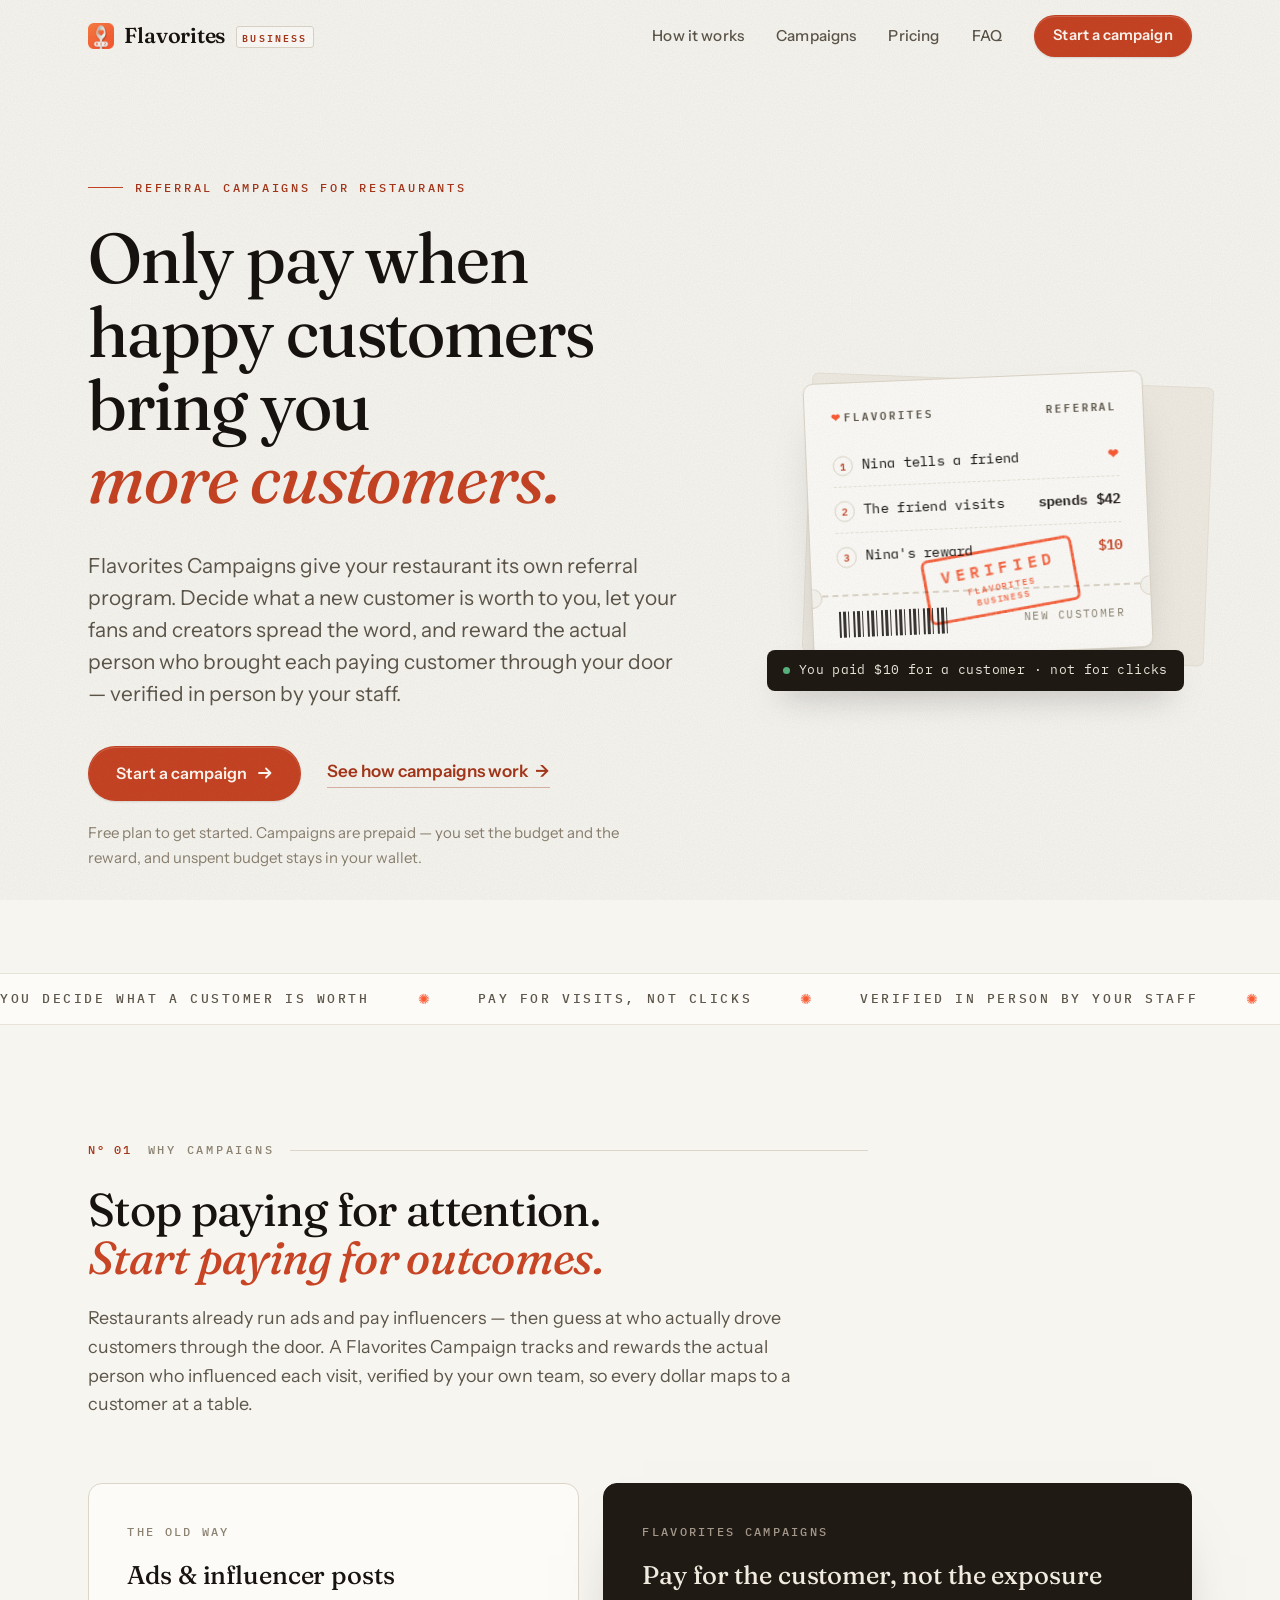
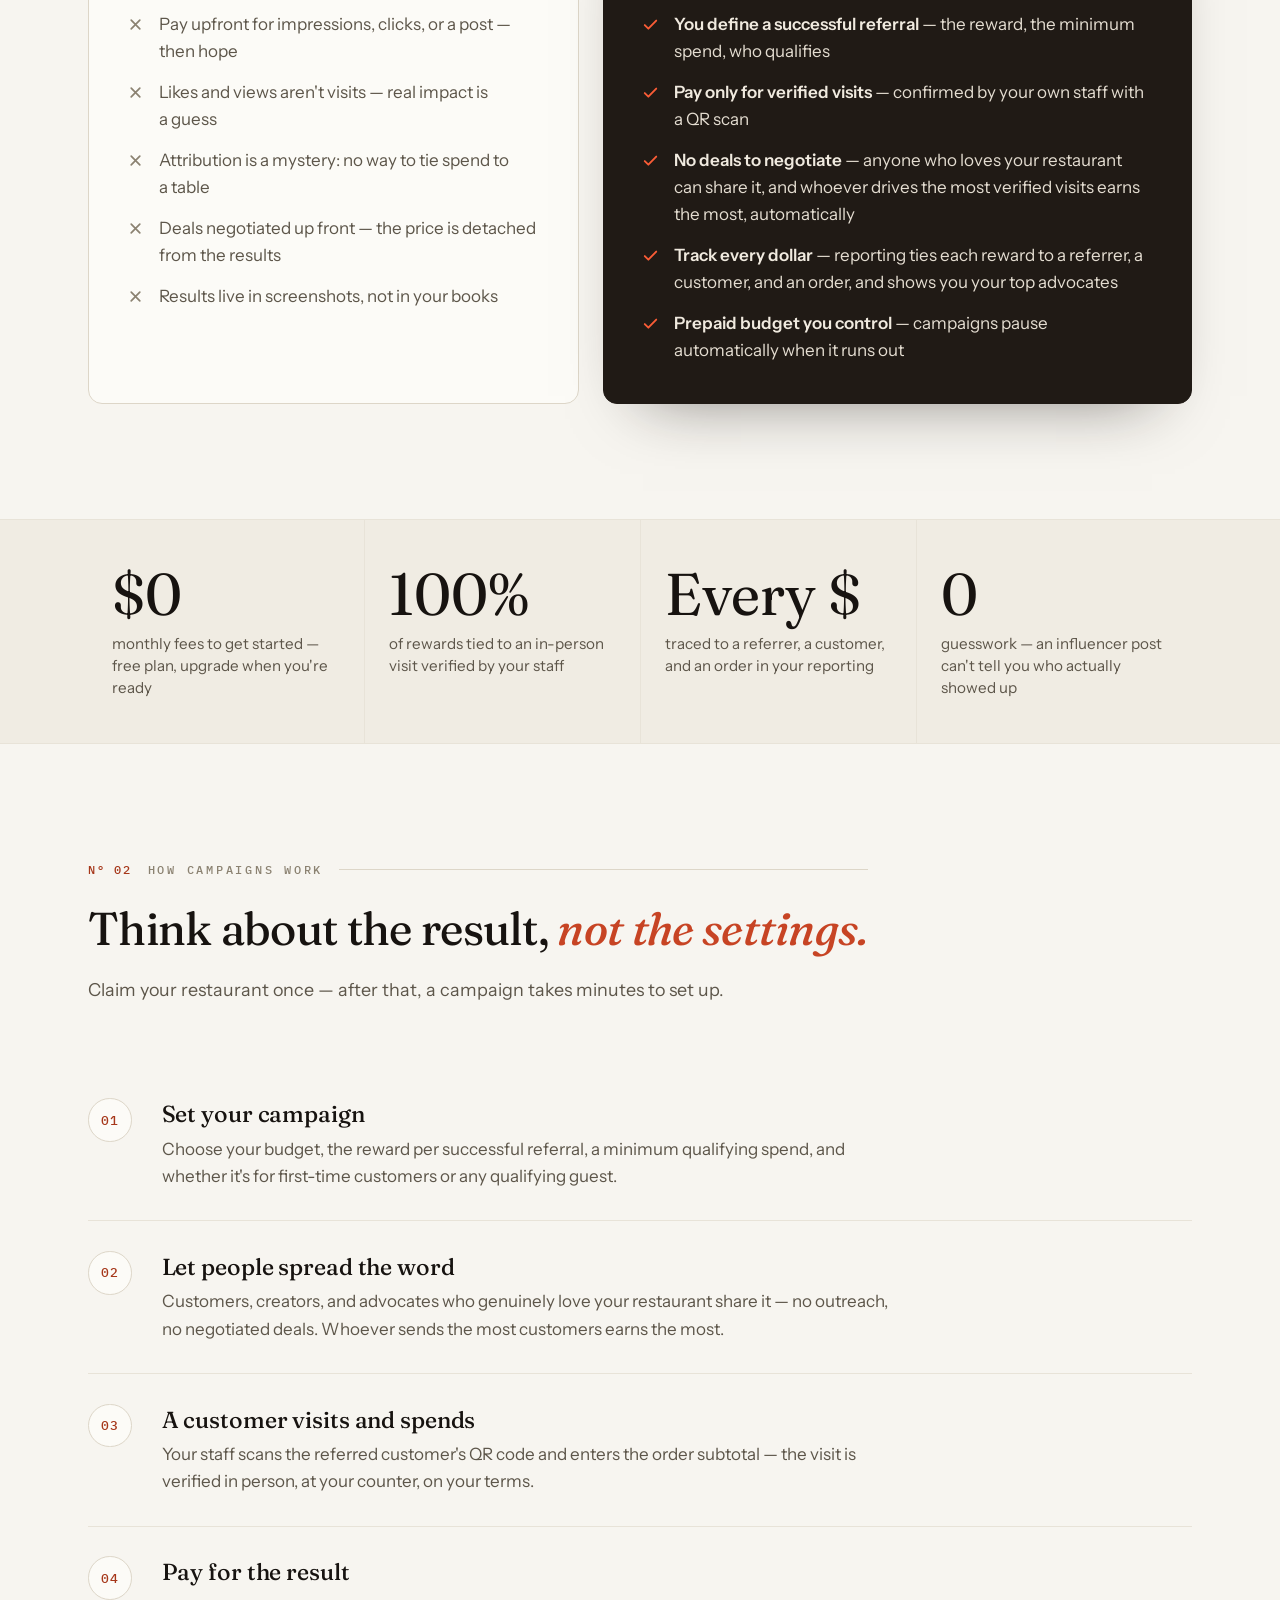
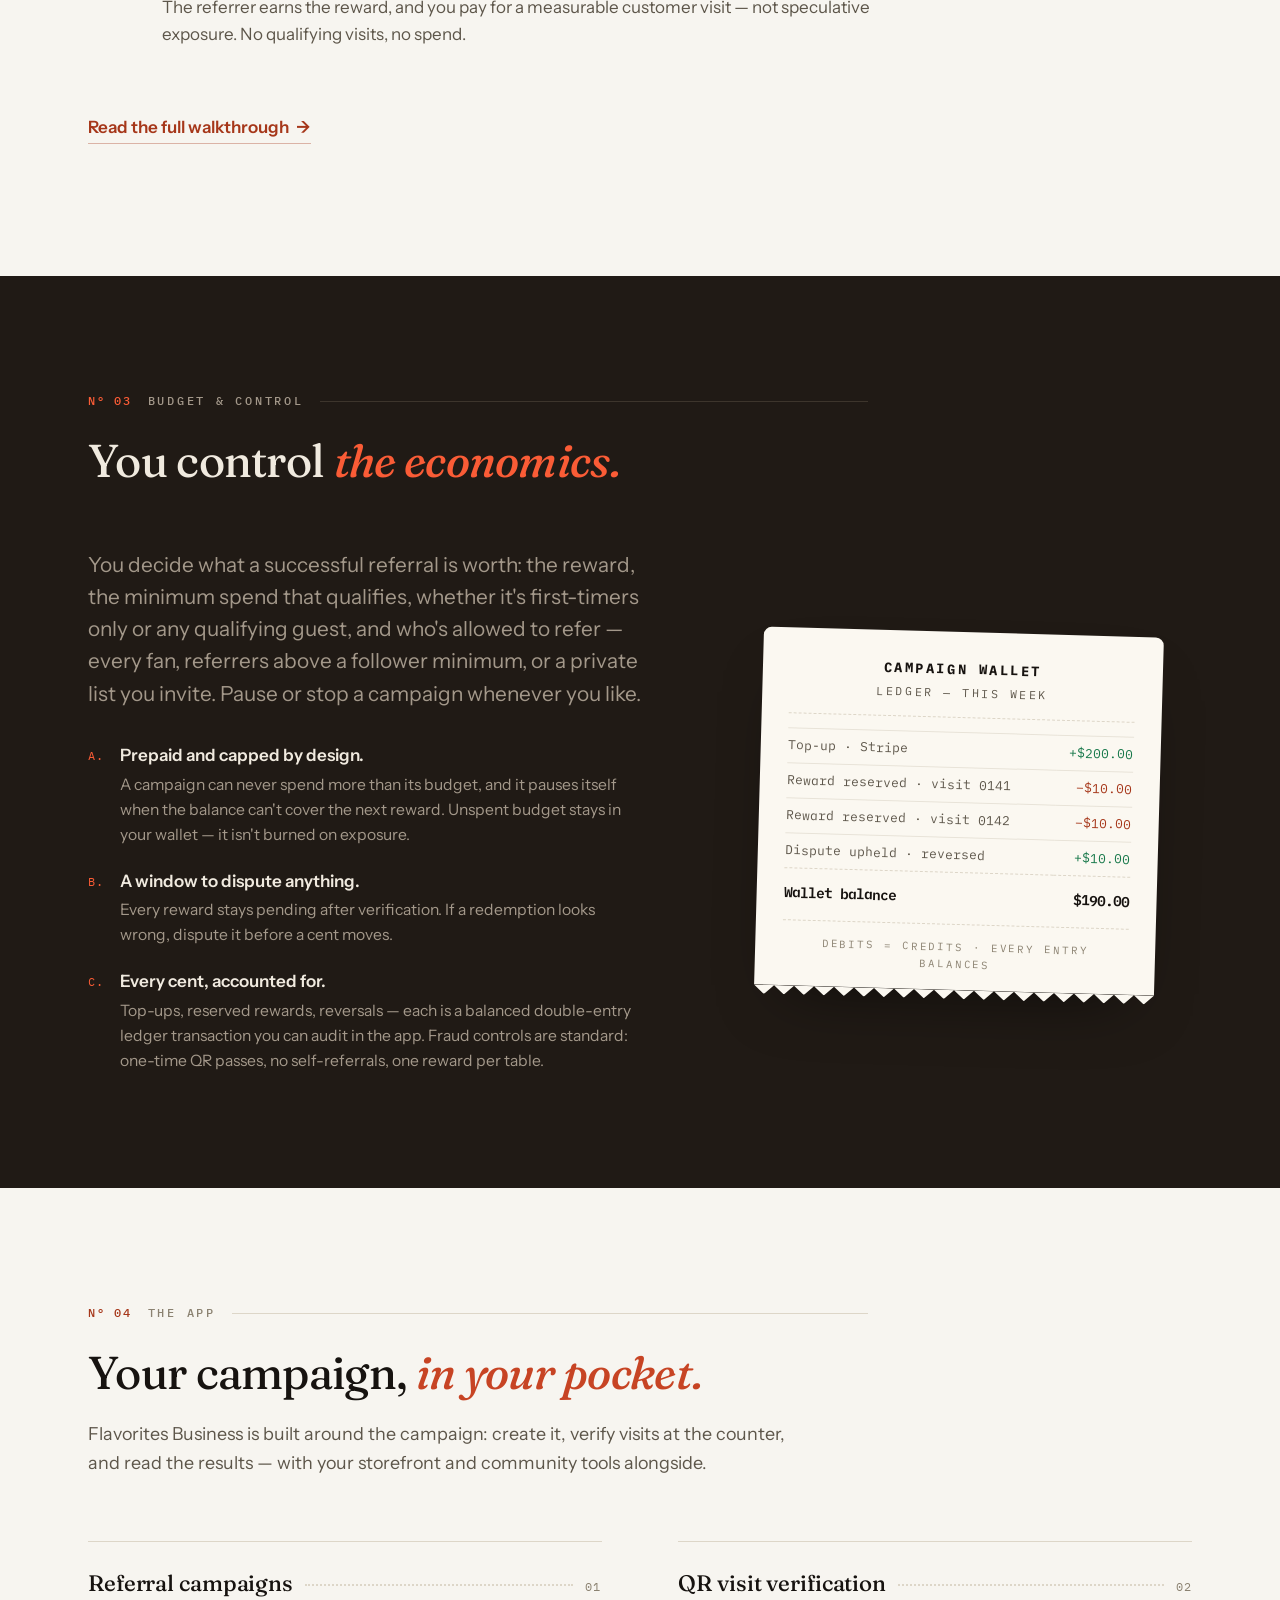
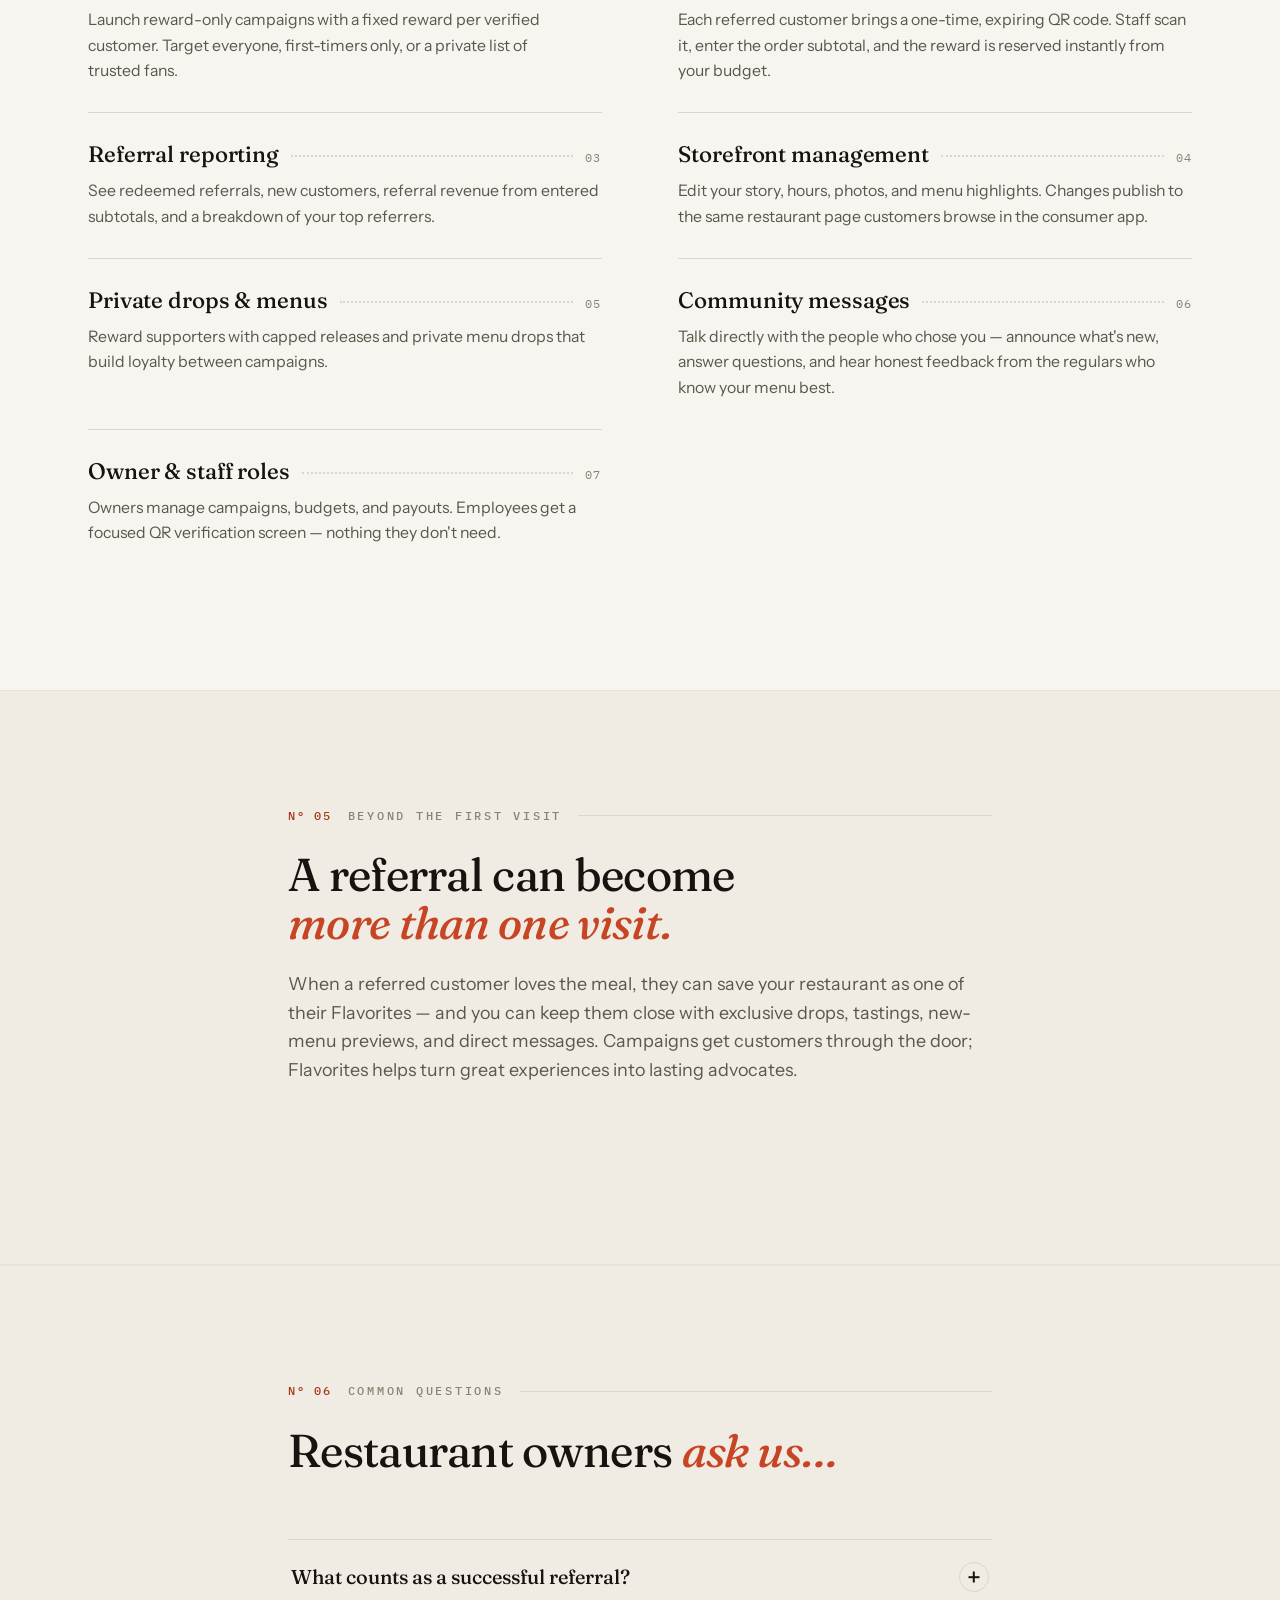
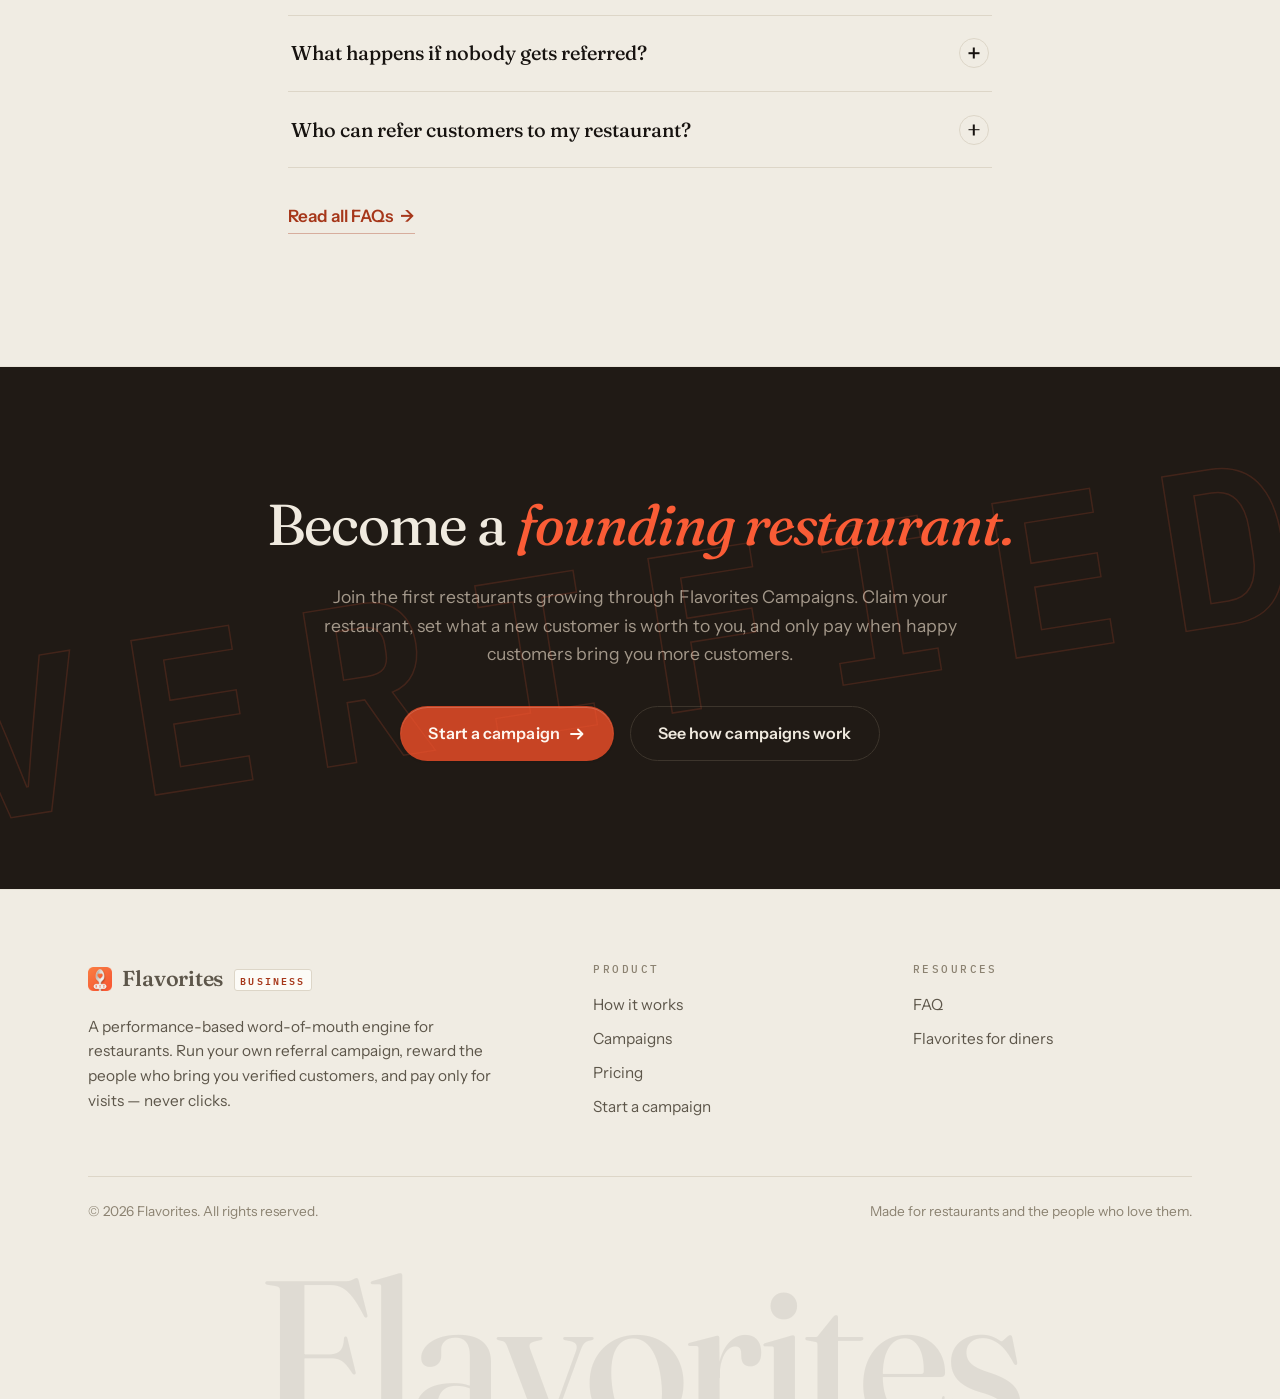
<file: index.html>
<!doctype html>
<html lang="en">
<head>
  <meta charset="utf-8">
  <meta name="viewport" content="width=device-width, initial-scale=1">
  <title>Flavorites Campaigns | Referral Marketing for Restaurants — Pay Per Customer, Not Per Click</title>
  <meta name="description" content="Give your restaurant its own referral program. Set a budget, choose what a new customer is worth, and reward the people who actually bring paying customers through your doors — verified in person, never per click.">
  <link rel="canonical" href="https://business.flavorites.xyz/">
  <meta name="theme-color" content="#F7F5F0">
  <link rel="icon" href="/favicon.png" type="image/png">
  <link rel="apple-touch-icon" href="/apple-touch-icon.png">

  <meta property="og:type" content="website">
  <meta property="og:site_name" content="Flavorites Business">
  <meta property="og:title" content="Flavorites Campaigns — only pay when someone brings you a customer">
  <meta property="og:description" content="A performance-based word-of-mouth engine for restaurants. Set the budget and the reward; pay only for visits your own staff verifies — never for impressions or posts.">
  <meta property="og:url" content="https://business.flavorites.xyz/">
  <meta property="og:image" content="https://business.flavorites.xyz/og.png">
  <meta name="twitter:card" content="summary_large_image">
  <meta name="twitter:title" content="Flavorites Campaigns — only pay when someone brings you a customer">
  <meta name="twitter:description" content="Performance-based referrals built for restaurants. You set the reward; you pay only for verified visits.">
  <meta name="twitter:image" content="https://business.flavorites.xyz/og.png">

  <link rel="preconnect" href="https://fonts.googleapis.com">
  <link rel="preconnect" href="https://fonts.gstatic.com" crossorigin>
  <link href="https://fonts.googleapis.com/css2?family=Fraunces:ital,opsz,wght,SOFT,WONK@0,9..144,300..700,0..100,0..1;1,9..144,300..700,0..100,0..1&family=Instrument+Sans:ital,wght@0,400..700;1,400..700&family=IBM+Plex+Mono:wght@400;500;600&display=swap" rel="stylesheet">
  <link rel="stylesheet" href="/styles.css">
  <script src="/main.js" defer></script>

  <script type="application/ld+json">
  {
    "@context": "https://schema.org",
    "@type": "Organization",
    "name": "Flavorites",
    "url": "https://flavorites.xyz/",
    "logo": "https://business.flavorites.xyz/brand-mark.png",
    "sameAs": ["https://business.flavorites.xyz/"]
  }
  </script>
  <script type="application/ld+json">
  {
    "@context": "https://schema.org",
    "@type": "WebSite",
    "name": "Flavorites Business",
    "url": "https://business.flavorites.xyz/"
  }
  </script>
  <script type="application/ld+json">
  {
    "@context": "https://schema.org",
    "@type": "SoftwareApplication",
    "name": "Flavorites Business",
    "operatingSystem": "iOS",
    "applicationCategory": "BusinessApplication",
    "description": "The iOS app that gives restaurants their own referral program: fund a campaign, set the reward per verified customer, and verify visits in person with a QR scan — performance-based word-of-mouth marketing.",
    "offers": { "@type": "Offer", "price": "0", "priceCurrency": "USD" }
  }
  </script>
</head>
<body>
  <a class="skip-link" href="#main">Skip to main content</a>

  <header class="site-header">
    <div class="container">
      <a class="brand" href="/">
        <img src="/brand-mark.webp" width="26" height="26" alt="" decoding="async">
        Flavorites <span class="brand-badge">Business</span>
      </a>
      <nav class="site-nav" aria-label="Main">
        <a href="/how-it-works/">How it works</a>
        <a href="/affiliate-program/">Campaigns</a>
        <a href="/pricing/">Pricing</a>
        <a href="/faq/">FAQ</a>
        <a class="btn btn-primary btn-sm" href="/claim/">Start a campaign</a>
      </nav>
      <button class="nav-toggle" aria-expanded="false" aria-label="Open menu" aria-controls="nav-overlay"><span></span><span></span></button>
    </div>
  </header>
  <nav class="nav-overlay" id="nav-overlay" aria-label="Menu">
    <a href="/how-it-works/"><span class="no">01</span>How it works</a>
    <a href="/affiliate-program/"><span class="no">02</span>Campaigns</a>
    <a href="/pricing/"><span class="no">03</span>Pricing</a>
    <a href="/faq/"><span class="no">04</span>FAQ</a>
    <a href="/claim/"><span class="no">05</span>Start a campaign</a>
  </nav>

  <main id="main">
    <!-- Hero -->
    <section class="hero">
      <div class="container hero-grid">
        <div>
          <span class="hero-eyebrow">Referral campaigns for restaurants</span>
          <h1>Only pay when happy customers bring you <em>more customers.</em></h1>
          <p class="lede">Flavorites Campaigns give your restaurant its own referral program. Decide what a new customer is worth to you, let your fans and creators spread the word, and reward the actual person who brought each paying customer through your door — verified in person by your staff.</p>
          <div class="hero-actions">
            <a class="btn btn-primary" href="/claim/">Start a campaign <svg class="arrow" width="16" height="16" viewBox="0 0 16 16" fill="none" stroke="currentColor" stroke-width="1.8" stroke-linecap="round" stroke-linejoin="round" aria-hidden="true"><path d="M2 8h11M9 3.5 13.5 8 9 12.5"/></svg></a>
            <a class="text-link" href="/how-it-works/">See how campaigns work <span class="arrow" aria-hidden="true">&rarr;</span></a>
          </div>
          <p class="hero-note">Free plan to get started. Campaigns are prepaid — you set the budget and the reward, and unspent budget stays in your wallet.</p>
        </div>
        <div class="hero-visual" aria-hidden="true">
          <div class="ticket">
            <div class="ticket-head"><span><span class="heart">&#10084;</span>Flavorites</span><span>Referral</span></div>
            <dl class="ticket-rows ticket-story">
              <div class="ticket-row"><dt><span class="story-no">1</span>Nina tells a friend</dt><dd class="story-heart">&#10084;</dd></div>
              <div class="ticket-row"><dt><span class="story-no">2</span>The friend visits</dt><dd>spends $42</dd></div>
              <div class="ticket-row"><dt><span class="story-no">3</span>Nina's reward</dt><dd class="story-reward">$10</dd></div>
            </dl>
            <div class="ticket-tear"></div>
            <div class="ticket-foot"><div class="barcode"></div><span>New customer</span></div>
            <div class="stamp">Verified<small>Flavorites Business</small></div>
          </div>
          <div class="reward-chip"><span class="dot"></span>You paid $10 for a customer &middot; not for clicks</div>
        </div>
      </div>
    </section>

    <!-- Ticker -->
    <div class="ticker" aria-hidden="true">
      <div class="ticker-track">
        <span>You decide what a customer is worth</span>
        <span>Pay for visits, not clicks</span>
        <span>Verified in person by your staff</span>
        <span>Prepaid budget, capped by design</span>
        <span>Unspent budget stays in your wallet</span>
        <span>No POS integration, no discounts</span>
      </div>
      <div class="ticker-track">
        <span>You decide what a customer is worth</span>
        <span>Pay for visits, not clicks</span>
        <span>Verified in person by your staff</span>
        <span>Prepaid budget, capped by design</span>
        <span>Unspent budget stays in your wallet</span>
        <span>No POS integration, no discounts</span>
      </div>
    </div>

    <!-- Why -->
    <section class="section">
      <div class="container">
        <header class="sec-head">
          <div class="sec-rule"><span class="sec-no">N&deg; 01</span><span class="sec-label">Why campaigns</span><span class="rule"></span></div>
          <h2>Stop paying for attention. <em>Start paying for outcomes.</em></h2>
          <p>Restaurants already run ads and pay influencers — then guess at who actually drove customers through the door. A Flavorites Campaign tracks and rewards the actual person who influenced each visit, verified by your own team, so every dollar maps to a customer at a table.</p>
        </header>
        <div class="compare-grid">
          <div class="compare-col">
            <span class="tag">The old way</span>
            <h3>Ads &amp; influencer posts</h3>
            <ul class="checklist xlist">
              <li>Pay upfront for impressions, clicks, or a post — then hope</li>
              <li>Likes and views aren't visits — real impact is a guess</li>
              <li>Attribution is a mystery: no way to tie spend to a table</li>
              <li>Deals negotiated up front — the price is detached from the results</li>
              <li>Results live in screenshots, not in your books</li>
            </ul>
          </div>
          <div class="compare-col is-dark">
            <span class="tag">Flavorites Campaigns</span>
            <h3>Pay for the customer, not the exposure</h3>
            <ul class="checklist">
              <li><strong>You define a successful referral</strong> — the reward, the minimum spend, who qualifies</li>
              <li><strong>Pay only for verified visits</strong> — confirmed by your own staff with a QR scan</li>
              <li><strong>No deals to negotiate</strong> — anyone who loves your restaurant can share it, and whoever drives the most verified visits earns the most, automatically</li>
              <li><strong>Track every dollar</strong> — reporting ties each reward to a referrer, a customer, and an order, and shows you your top advocates</li>
              <li><strong>Prepaid budget you control</strong> — campaigns pause automatically when it runs out</li>
            </ul>
          </div>
        </div>
      </div>
    </section>

    <!-- Facts -->
    <section class="section-alt" aria-label="Program facts">
      <div class="container facts">
        <div class="fact"><strong>$0</strong><span>monthly fees to get started — free plan, upgrade when you're ready</span></div>
        <div class="fact"><strong><span data-count="100" data-suffix="%">100%</span></strong><span>of rewards tied to an in-person visit verified by your staff</span></div>
        <div class="fact"><strong>Every $</strong><span>traced to a referrer, a customer, and an order in your reporting</span></div>
        <div class="fact"><strong>0</strong><span>guesswork — an influencer post can't tell you who actually showed up</span></div>
      </div>
    </section>

    <!-- How it works -->
    <section class="section">
      <div class="container">
        <header class="sec-head">
          <div class="sec-rule"><span class="sec-no">N&deg; 02</span><span class="sec-label">How campaigns work</span><span class="rule"></span></div>
          <h2>Think about the result, <em>not the settings.</em></h2>
          <p>Claim your restaurant once — after that, a campaign takes minutes to set up.</p>
        </header>
        <ol class="steps">
          <li>
            <h3>Set your campaign</h3>
            <p>Choose your budget, the reward per successful referral, a minimum qualifying spend, and whether it's for first-time customers or any qualifying guest.</p>
          </li>
          <li>
            <h3>Let people spread the word</h3>
            <p>Customers, creators, and advocates who genuinely love your restaurant share it — no outreach, no negotiated deals. Whoever sends the most customers earns the most.</p>
          </li>
          <li>
            <h3>A customer visits and spends</h3>
            <p>Your staff scans the referred customer's QR code and enters the order subtotal — the visit is verified in person, at your counter, on your terms.</p>
          </li>
          <li>
            <h3>Pay for the result</h3>
            <p>The referrer earns the reward, and you pay for a measurable customer visit — not speculative exposure. No qualifying visits, no spend.</p>
          </li>
        </ol>
        <p style="margin-top:2.2rem"><a class="text-link" href="/how-it-works/">Read the full walkthrough <span class="arrow" aria-hidden="true">&rarr;</span></a></p>
      </div>
    </section>

    <!-- Ledger -->
    <section class="section section-dark">
      <div class="container">
        <header class="sec-head">
          <div class="sec-rule"><span class="sec-no">N&deg; 03</span><span class="sec-label">Budget &amp; control</span><span class="rule"></span></div>
          <h2>You control <em>the economics.</em></h2>
        </header>
        <div class="ledger-grid">
          <div>
            <p class="lede" style="color:var(--dark-muted)">You decide what a successful referral is worth: the reward, the minimum spend that qualifies, whether it's first-timers only or any qualifying guest, and who's allowed to refer — every fan, referrers above a follower minimum, or a private list you invite. Pause or stop a campaign whenever you like.</p>
            <ul class="ledger-points">
              <li><span class="lp-no">A.</span><div><strong>Prepaid and capped by design.</strong><p>A campaign can never spend more than its budget, and it pauses itself when the balance can't cover the next reward. Unspent budget stays in your wallet — it isn't burned on exposure.</p></div></li>
              <li><span class="lp-no">B.</span><div><strong>A window to dispute anything.</strong><p>Every reward stays pending after verification. If a redemption looks wrong, dispute it before a cent moves.</p></div></li>
              <li><span class="lp-no">C.</span><div><strong>Every cent, accounted for.</strong><p>Top-ups, reserved rewards, reversals — each is a balanced double-entry ledger transaction you can audit in the app. Fraud controls are standard: one-time QR passes, no self-referrals, one reward per table.</p></div></li>
            </ul>
          </div>
          <div class="receipt" aria-label="Example campaign wallet ledger">
            <div class="receipt-head"><strong>Campaign wallet</strong>Ledger &mdash; this week</div>
            <table>
              <tbody>
                <tr class="r-credit"><td class="r-label">Top-up &middot; Stripe</td><td>+$200.00</td></tr>
                <tr class="r-debit"><td class="r-label">Reward reserved &middot; visit 0141</td><td>&minus;$10.00</td></tr>
                <tr class="r-debit"><td class="r-label">Reward reserved &middot; visit 0142</td><td>&minus;$10.00</td></tr>
                <tr class="r-credit"><td class="r-label">Dispute upheld &middot; reversed</td><td>+$10.00</td></tr>
                <tr class="r-total"><td>Wallet balance</td><td>$190.00</td></tr>
              </tbody>
            </table>
            <div class="receipt-foot">Debits = credits &middot; every entry balances</div>
          </div>
        </div>
      </div>
    </section>

    <!-- The app, à la carte -->
    <section class="section">
      <div class="container">
        <header class="sec-head">
          <div class="sec-rule"><span class="sec-no">N&deg; 04</span><span class="sec-label">The app</span><span class="rule"></span></div>
          <h2>Your campaign, <em>in your pocket.</em></h2>
          <p>Flavorites Business is built around the campaign: create it, verify visits at the counter, and read the results — with your storefront and community tools alongside.</p>
        </header>
        <div class="menu-list">
          <div class="menu-item">
            <div class="menu-row"><h3>Referral campaigns</h3><span class="leader"></span><span class="menu-no">01</span></div>
            <p>Launch reward-only campaigns with a fixed reward per verified customer. Target everyone, first-timers only, or a private list of trusted fans.</p>
          </div>
          <div class="menu-item">
            <div class="menu-row"><h3>QR visit verification</h3><span class="leader"></span><span class="menu-no">02</span></div>
            <p>Each referred customer brings a one-time, expiring QR code. Staff scan it, enter the order subtotal, and the reward is reserved instantly from your budget.</p>
          </div>
          <div class="menu-item">
            <div class="menu-row"><h3>Referral reporting</h3><span class="leader"></span><span class="menu-no">03</span></div>
            <p>See redeemed referrals, new customers, referral revenue from entered subtotals, and a breakdown of your top referrers.</p>
          </div>
          <div class="menu-item">
            <div class="menu-row"><h3>Storefront management</h3><span class="leader"></span><span class="menu-no">04</span></div>
            <p>Edit your story, hours, photos, and menu highlights. Changes publish to the same restaurant page customers browse in the consumer app.</p>
          </div>
          <div class="menu-item">
            <div class="menu-row"><h3>Private drops &amp; menus</h3><span class="leader"></span><span class="menu-no">05</span></div>
            <p>Reward supporters with capped releases and private menu drops that build loyalty between campaigns.</p>
          </div>
          <div class="menu-item">
            <div class="menu-row"><h3>Community messages</h3><span class="leader"></span><span class="menu-no">06</span></div>
            <p>Talk directly with the people who chose you — announce what's new, answer questions, and hear honest feedback from the regulars who know your menu best.</p>
          </div>
          <div class="menu-item">
            <div class="menu-row"><h3>Owner &amp; staff roles</h3><span class="leader"></span><span class="menu-no">07</span></div>
            <p>Owners manage campaigns, budgets, and payouts. Employees get a focused QR verification screen — nothing they don't need.</p>
          </div>
        </div>
      </div>
    </section>

    <!-- Ecosystem -->
    <section class="section section-alt">
      <div class="container narrow">
        <header class="sec-head">
          <div class="sec-rule"><span class="sec-no">N&deg; 05</span><span class="sec-label">Beyond the first visit</span><span class="rule"></span></div>
          <h2>A referral can become <em>more than one visit.</em></h2>
          <p>When a referred customer loves the meal, they can save your restaurant as one of their Flavorites — and you can keep them close with exclusive drops, tastings, new-menu previews, and direct messages. Campaigns get customers through the door; Flavorites helps turn great experiences into lasting advocates.</p>
        </header>
      </div>
    </section>

    <!-- FAQ teaser -->
    <section class="section section-alt">
      <div class="container narrow">
        <header class="sec-head">
          <div class="sec-rule"><span class="sec-no">N&deg; 06</span><span class="sec-label">Common questions</span><span class="rule"></span></div>
          <h2>Restaurant owners <em>ask us&hellip;</em></h2>
        </header>
        <div class="faq-list">
          <details>
            <summary>What counts as a successful referral?<span class="faq-icon" aria-hidden="true"></span></summary>
            <div class="faq-body"><div class="faq-body-inner"><p>You decide. A referral succeeds when the referred customer shows up, your staff scans their one-time QR code, and the order meets the minimum spend you set. You can also limit rewards to first-time customers only — or open them to any qualifying guest.</p></div></div>
          </details>
          <details>
            <summary>What happens if nobody gets referred?<span class="faq-icon" aria-hidden="true"></span></summary>
            <div class="faq-body"><div class="faq-body-inner"><p>You pay nothing for the attempt. Campaigns are performance-based: rewards only leave your prepaid budget when a qualifying visit is verified, and unspent budget stays in your wallet for the next campaign.</p></div></div>
          </details>
          <details>
            <summary>Who can refer customers to my restaurant?<span class="faq-icon" aria-hidden="true"></span></summary>
            <div class="faq-body"><div class="faq-body-inner"><p>Only Flavorites users who have saved your restaurant as one of their Flavorites — genuine fans, from regulars to creators. You can additionally require a minimum follower count or restrict referrals to a private list you invite.</p></div></div>
          </details>
        </div>
        <p style="margin-top:2.2rem"><a class="text-link" href="/faq/">Read all FAQs <span class="arrow" aria-hidden="true">&rarr;</span></a></p>
      </div>
    </section>

    <!-- CTA -->
    <section class="cta-band">
      <div class="container">
        <h2>Become a <em>founding restaurant.</em></h2>
        <p>Join the first restaurants growing through Flavorites Campaigns. Claim your restaurant, set what a new customer is worth to you, and only pay when happy customers bring you more customers.</p>
        <div class="cta-actions">
          <a class="btn btn-primary" href="/claim/">Start a campaign <svg class="arrow" width="16" height="16" viewBox="0 0 16 16" fill="none" stroke="currentColor" stroke-width="1.8" stroke-linecap="round" stroke-linejoin="round" aria-hidden="true"><path d="M2 8h11M9 3.5 13.5 8 9 12.5"/></svg></a>
          <a class="btn btn-ghost" href="/how-it-works/">See how campaigns work</a>
        </div>
      </div>
    </section>
  </main>

  <footer class="site-footer">
    <div class="container">
      <div class="footer-grid">
        <div class="footer-brand">
          <a class="brand" href="/">
            <img src="/brand-mark.webp" width="24" height="24" alt="" decoding="async" loading="lazy">
            Flavorites <span class="brand-badge">Business</span>
          </a>
          <p>A performance-based word-of-mouth engine for restaurants. Run your own referral campaign, reward the people who bring you verified customers, and pay only for visits — never clicks.</p>
        </div>
        <div>
          <h3>Product</h3>
          <ul>
            <li><a href="/how-it-works/">How it works</a></li>
            <li><a href="/affiliate-program/">Campaigns</a></li>
            <li><a href="/pricing/">Pricing</a></li>
            <li><a href="/claim/">Start a campaign</a></li>
          </ul>
        </div>
        <div>
          <h3>Resources</h3>
          <ul>
            <li><a href="/faq/">FAQ</a></li>
            <li><a href="https://flavorites.xyz/">Flavorites for diners</a></li>
          </ul>
        </div>
      </div>
      <div class="footer-legal">
        <span>&copy; 2026 Flavorites. All rights reserved.</span>
        <span>Made for restaurants and the people who love them.</span>
      </div>
    </div>
    <div class="footer-wordmark" aria-hidden="true">Flavorites</div>
  </footer>
</body>
</html>
</file>
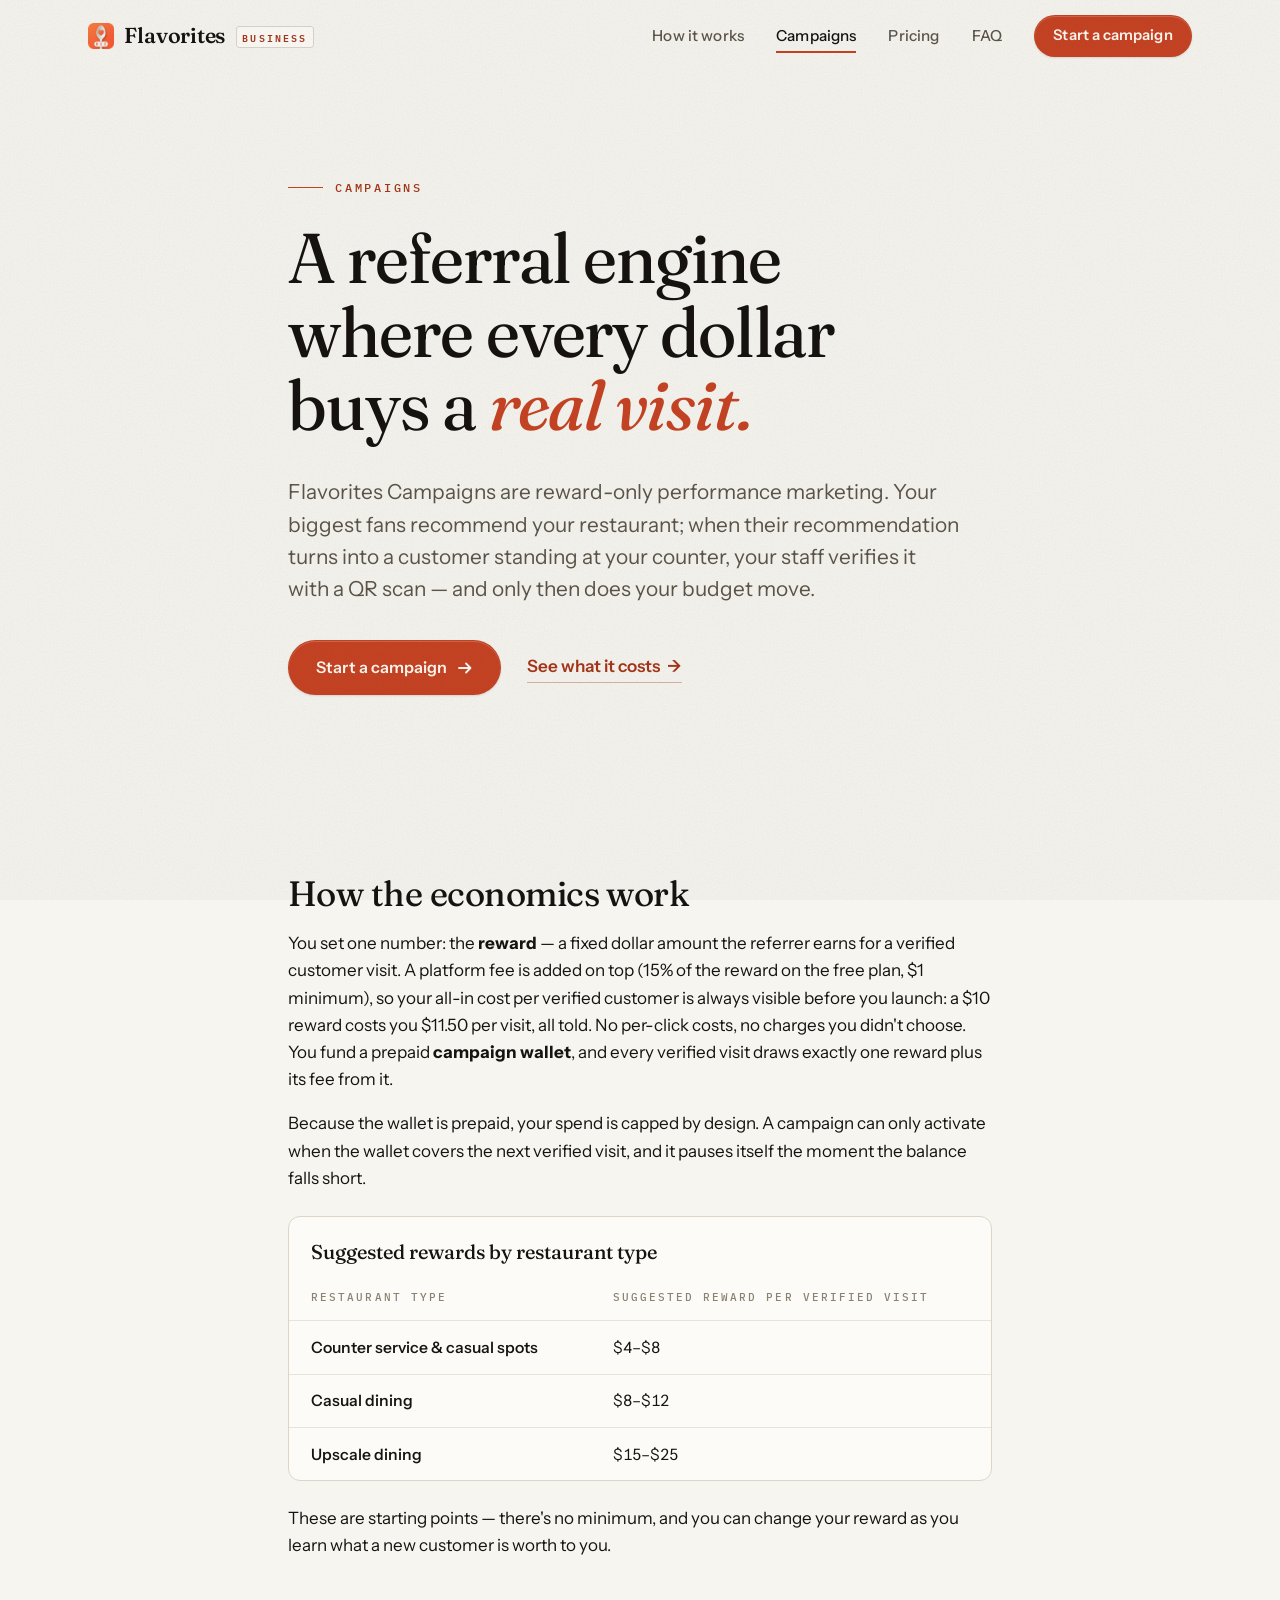
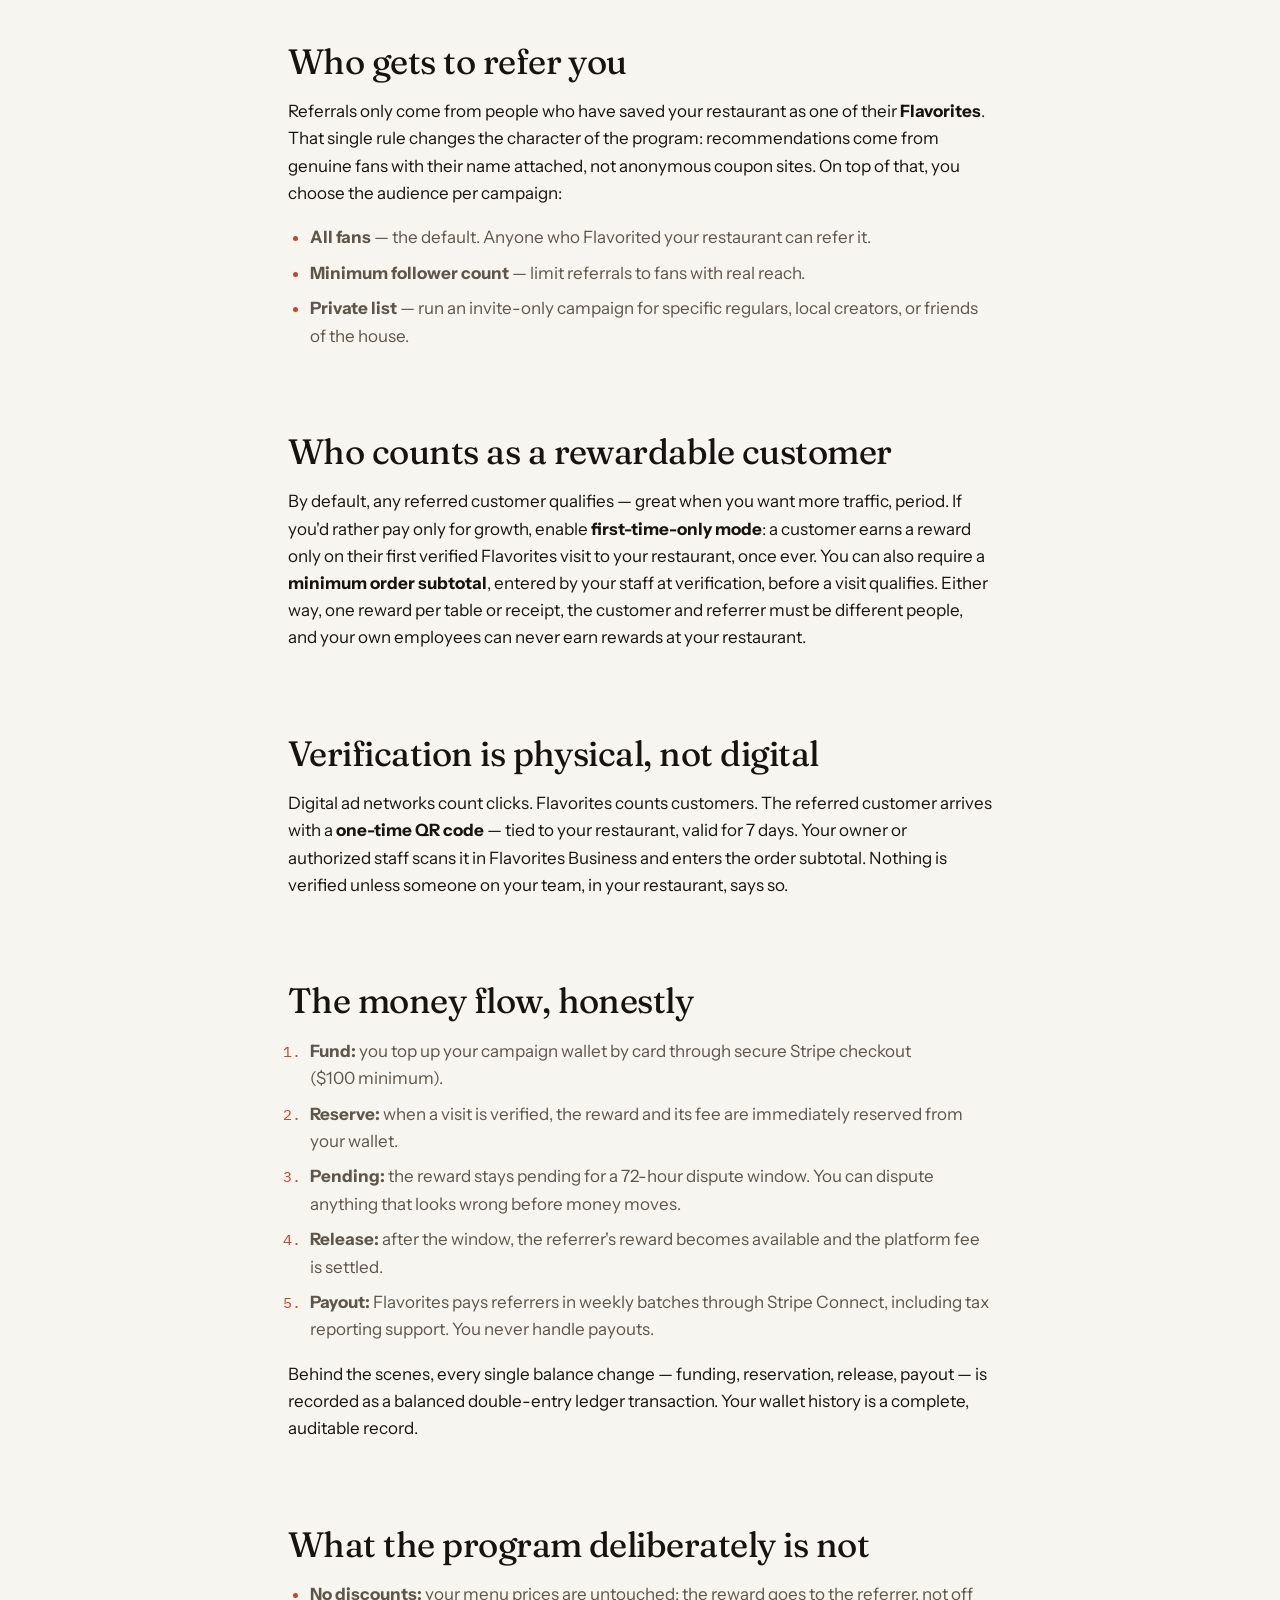
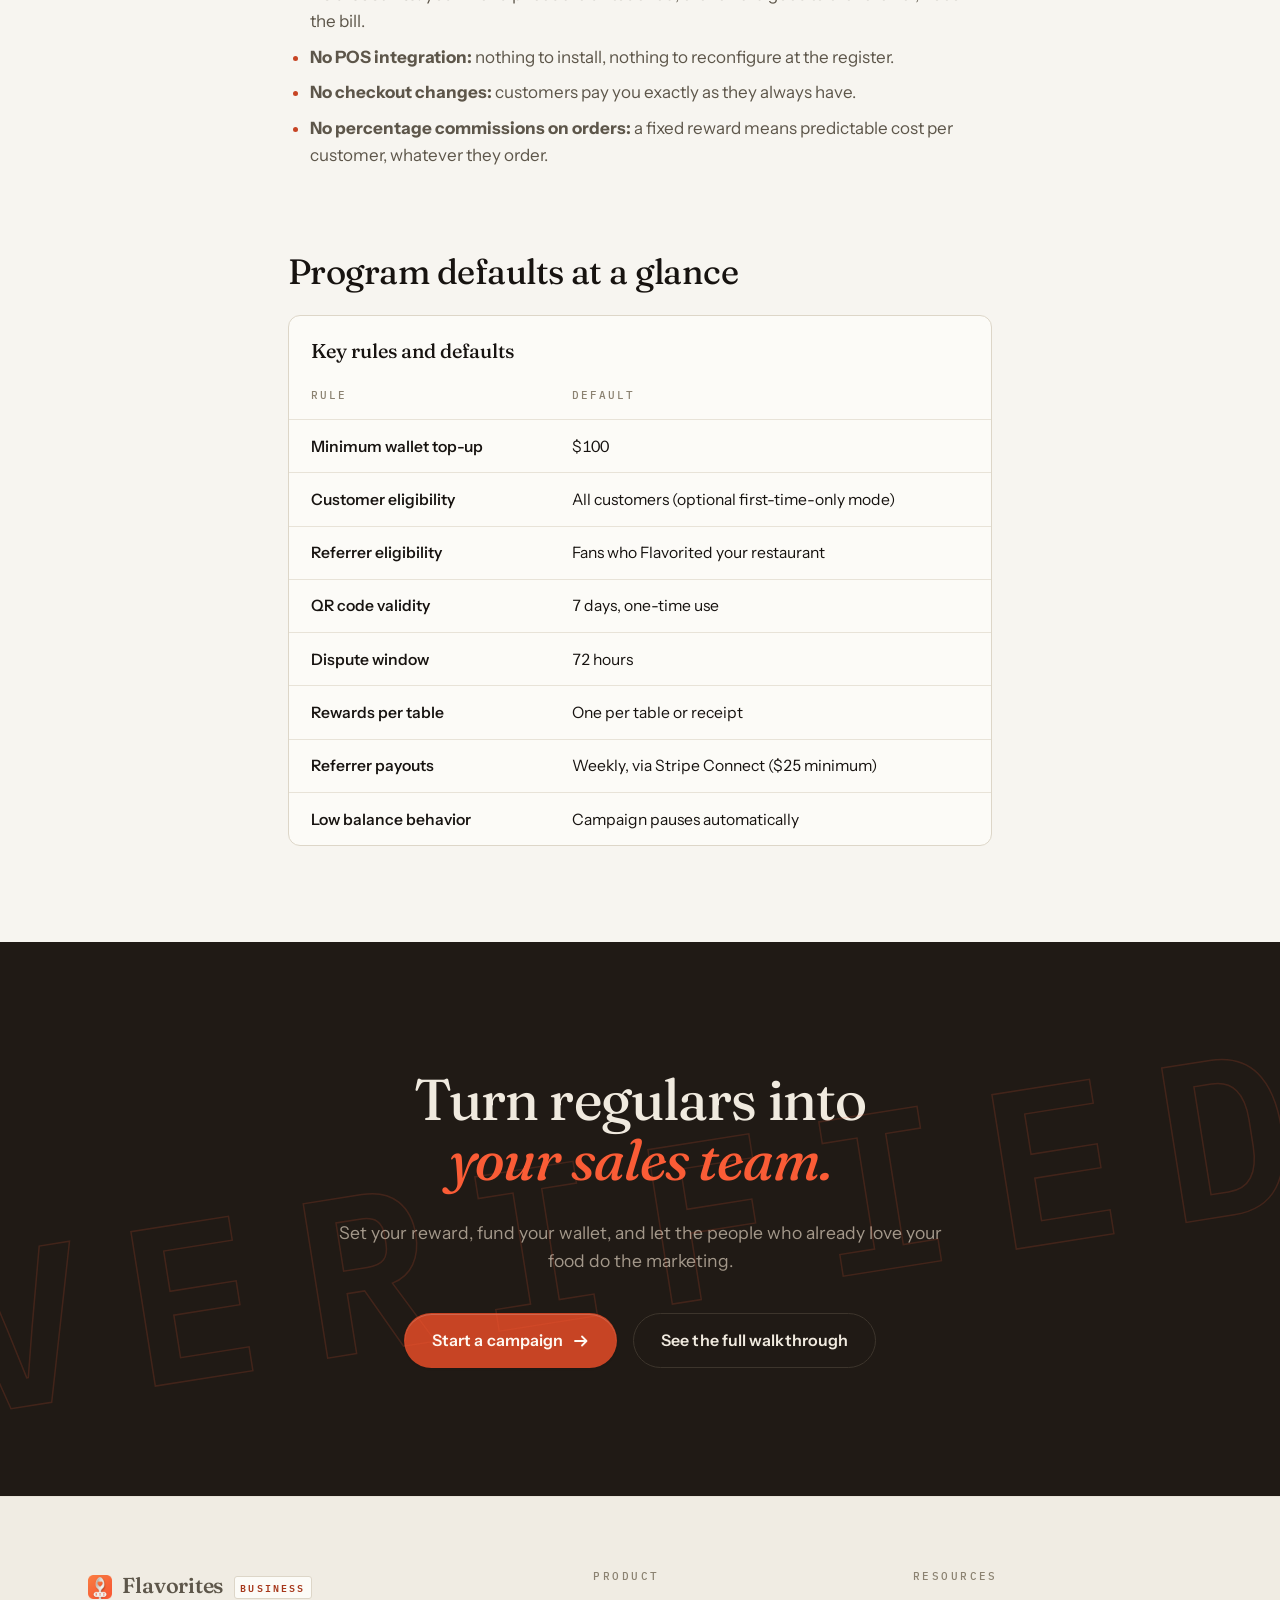
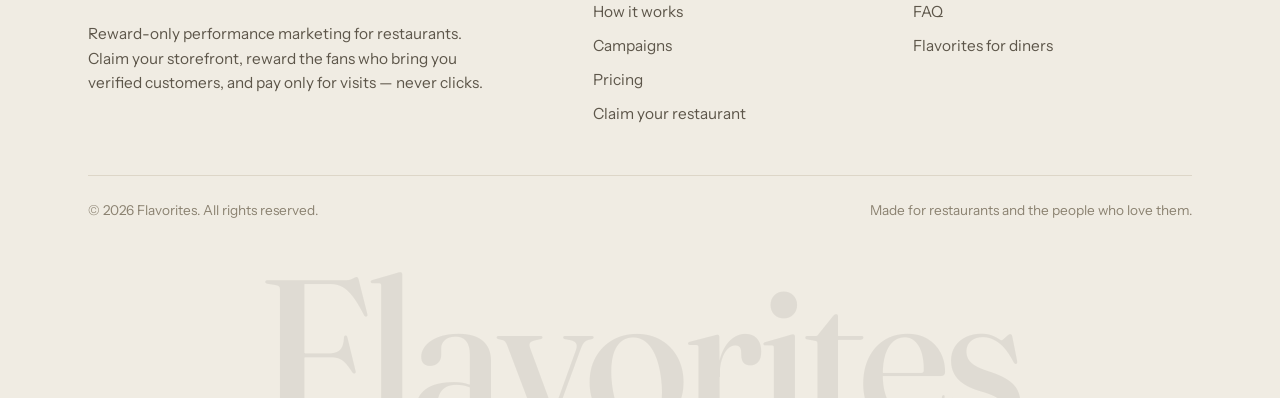
<file: affiliate-program/index.html>
<!doctype html>
<html lang="en">
<head>
  <meta charset="utf-8">
  <meta name="viewport" content="width=device-width, initial-scale=1">
  <title>Restaurant Referral Campaigns | Flavorites Campaigns</title>
  <meta name="description" content="Flavorites Campaigns are reward-only performance marketing for restaurants: fund a prepaid campaign wallet, set the reward per verified customer, and pay only for QR-verified visits.">
  <link rel="canonical" href="https://business.flavorites.xyz/affiliate-program/">
  <meta name="theme-color" content="#F7F5F0">
  <link rel="icon" href="/favicon.png" type="image/png">
  <link rel="apple-touch-icon" href="/apple-touch-icon.png">

  <meta property="og:type" content="website">
  <meta property="og:site_name" content="Flavorites Business">
  <meta property="og:title" content="Flavorites Campaigns — restaurant referral marketing">
  <meta property="og:description" content="Reward-only performance marketing: fund a prepaid wallet, set the reward per verified customer, and pay only for QR-verified visits.">
  <meta property="og:url" content="https://business.flavorites.xyz/affiliate-program/">
  <meta property="og:image" content="https://business.flavorites.xyz/og.png">
  <meta name="twitter:card" content="summary_large_image">

  <link rel="preconnect" href="https://fonts.googleapis.com">
  <link rel="preconnect" href="https://fonts.gstatic.com" crossorigin>
  <link href="https://fonts.googleapis.com/css2?family=Fraunces:ital,opsz,wght,SOFT,WONK@0,9..144,300..700,0..100,0..1;1,9..144,300..700,0..100,0..1&family=Instrument+Sans:ital,wght@0,400..700;1,400..700&family=IBM+Plex+Mono:wght@400;500;600&display=swap" rel="stylesheet">
  <link rel="stylesheet" href="/styles.css">
  <script src="/main.js" defer></script>

  <script type="application/ld+json">
  {
    "@context": "https://schema.org",
    "@type": "BreadcrumbList",
    "itemListElement": [
      { "@type": "ListItem", "position": 1, "name": "Flavorites Business", "item": "https://business.flavorites.xyz/" },
      { "@type": "ListItem", "position": 2, "name": "Campaigns", "item": "https://business.flavorites.xyz/affiliate-program/" }
    ]
  }
  </script>
</head>
<body>
  <a class="skip-link" href="#main">Skip to main content</a>

  <header class="site-header">
    <div class="container">
      <a class="brand" href="/">
        <img src="/brand-mark.webp" width="26" height="26" alt="" decoding="async">
        Flavorites <span class="brand-badge">Business</span>
      </a>
      <nav class="site-nav" aria-label="Main">
        <a href="/how-it-works/">How it works</a>
        <a href="/affiliate-program/" aria-current="page">Campaigns</a>
        <a href="/pricing/">Pricing</a>
        <a href="/faq/">FAQ</a>
        <a class="btn btn-primary btn-sm" href="/claim/">Start a campaign</a>
      </nav>
      <button class="nav-toggle" aria-expanded="false" aria-label="Open menu" aria-controls="nav-overlay"><span></span><span></span></button>
    </div>
  </header>
  <nav class="nav-overlay" id="nav-overlay" aria-label="Menu">
    <a href="/how-it-works/"><span class="no">01</span>How it works</a>
    <a href="/affiliate-program/"><span class="no">02</span>Campaigns</a>
    <a href="/pricing/"><span class="no">03</span>Pricing</a>
    <a href="/faq/"><span class="no">04</span>FAQ</a>
    <a href="/claim/"><span class="no">05</span>Start a campaign</a>
  </nav>

  <main id="main">
    <section class="hero section-tight">
      <div class="container narrow">
        <span class="hero-eyebrow">Campaigns</span>
        <h1>A referral engine where every dollar buys a <em>real visit.</em></h1>
        <p class="lede">Flavorites Campaigns are reward-only performance marketing. Your biggest fans recommend your restaurant; when their recommendation turns into a customer standing at your counter, your staff verifies it with a QR scan — and only then does your budget move.</p>
        <div class="hero-actions">
          <a class="btn btn-primary" href="/claim/">Start a campaign <svg class="arrow" width="16" height="16" viewBox="0 0 16 16" fill="none" stroke="currentColor" stroke-width="1.8" stroke-linecap="round" stroke-linejoin="round" aria-hidden="true"><path d="M2 8h11M9 3.5 13.5 8 9 12.5"/></svg></a>
          <a class="text-link" href="/pricing/">See what it costs <span class="arrow" aria-hidden="true">&rarr;</span></a>
        </div>
      </div>
    </section>

    <section class="section-tight prose">
      <div class="container narrow">
        <h2>How the economics work</h2>
        <p>You set one number: the <strong>reward</strong> — a fixed dollar amount the referrer earns for a verified customer visit. A platform fee is added on top (15% of the reward on the free plan, $1 minimum), so your all-in cost per verified customer is always visible before you launch: a $10 reward costs you $11.50 per visit, all told. No per-click costs, no charges you didn't choose. You fund a prepaid <strong>campaign wallet</strong>, and every verified visit draws exactly one reward plus its fee from it.</p>
        <p>Because the wallet is prepaid, your spend is capped by design. A campaign can only activate when the wallet covers the next verified visit, and it pauses itself the moment the balance falls short.</p>

        <div class="table-wrap">
          <table>
            <caption>Suggested rewards by restaurant type</caption>
            <thead>
              <tr><th scope="col">Restaurant type</th><th scope="col">Suggested reward per verified visit</th></tr>
            </thead>
            <tbody>
              <tr><th scope="row">Counter service &amp; casual spots</th><td>$4&ndash;$8</td></tr>
              <tr><th scope="row">Casual dining</th><td>$8&ndash;$12</td></tr>
              <tr><th scope="row">Upscale dining</th><td>$15&ndash;$25</td></tr>
            </tbody>
          </table>
        </div>
        <p>These are starting points — there's no minimum, and you can change your reward as you learn what a new customer is worth to you.</p>

        <h2>Who gets to refer you</h2>
        <p>Referrals only come from people who have saved your restaurant as one of their <strong>Flavorites</strong>. That single rule changes the character of the program: recommendations come from genuine fans with their name attached, not anonymous coupon sites. On top of that, you choose the audience per campaign:</p>
        <ul>
          <li><strong>All fans</strong> — the default. Anyone who Flavorited your restaurant can refer it.</li>
          <li><strong>Minimum follower count</strong> — limit referrals to fans with real reach.</li>
          <li><strong>Private list</strong> — run an invite-only campaign for specific regulars, local creators, or friends of the house.</li>
        </ul>

        <h2>Who counts as a rewardable customer</h2>
        <p>By default, any referred customer qualifies — great when you want more traffic, period. If you'd rather pay only for growth, enable <strong>first-time-only mode</strong>: a customer earns a reward only on their first verified Flavorites visit to your restaurant, once ever. You can also require a <strong>minimum order subtotal</strong>, entered by your staff at verification, before a visit qualifies. Either way, one reward per table or receipt, the customer and referrer must be different people, and your own employees can never earn rewards at your restaurant.</p>

        <h2>Verification is physical, not digital</h2>
        <p>Digital ad networks count clicks. Flavorites counts customers. The referred customer arrives with a <strong>one-time QR code</strong> — tied to your restaurant, valid for 7 days. Your owner or authorized staff scans it in Flavorites Business and enters the order subtotal. Nothing is verified unless someone on your team, in your restaurant, says so.</p>

        <h2>The money flow, honestly</h2>
        <ol>
          <li><strong>Fund:</strong> you top up your campaign wallet by card through secure Stripe checkout ($100 minimum).</li>
          <li><strong>Reserve:</strong> when a visit is verified, the reward and its fee are immediately reserved from your wallet.</li>
          <li><strong>Pending:</strong> the reward stays pending for a 72-hour dispute window. You can dispute anything that looks wrong before money moves.</li>
          <li><strong>Release:</strong> after the window, the referrer's reward becomes available and the platform fee is settled.</li>
          <li><strong>Payout:</strong> Flavorites pays referrers in weekly batches through Stripe Connect, including tax reporting support. You never handle payouts.</li>
        </ol>
        <p>Behind the scenes, every single balance change — funding, reservation, release, payout — is recorded as a balanced double-entry ledger transaction. Your wallet history is a complete, auditable record.</p>

        <h2>What the program deliberately is not</h2>
        <ul>
          <li><strong>No discounts:</strong> your menu prices are untouched; the reward goes to the referrer, not off the bill.</li>
          <li><strong>No POS integration:</strong> nothing to install, nothing to reconfigure at the register.</li>
          <li><strong>No checkout changes:</strong> customers pay you exactly as they always have.</li>
          <li><strong>No percentage commissions on orders:</strong> a fixed reward means predictable cost per customer, whatever they order.</li>
        </ul>

        <h2>Program defaults at a glance</h2>
        <div class="table-wrap">
          <table>
            <caption>Key rules and defaults</caption>
            <thead>
              <tr><th scope="col">Rule</th><th scope="col">Default</th></tr>
            </thead>
            <tbody>
              <tr><th scope="row">Minimum wallet top-up</th><td>$100</td></tr>
              <tr><th scope="row">Customer eligibility</th><td>All customers (optional first-time-only mode)</td></tr>
              <tr><th scope="row">Referrer eligibility</th><td>Fans who Flavorited your restaurant</td></tr>
              <tr><th scope="row">QR code validity</th><td>7 days, one-time use</td></tr>
              <tr><th scope="row">Dispute window</th><td>72 hours</td></tr>
              <tr><th scope="row">Rewards per table</th><td>One per table or receipt</td></tr>
              <tr><th scope="row">Referrer payouts</th><td>Weekly, via Stripe Connect ($25 minimum)</td></tr>
              <tr><th scope="row">Low balance behavior</th><td>Campaign pauses automatically</td></tr>
            </tbody>
          </table>
        </div>
      </div>
    </section>

    <section class="cta-band">
      <div class="container">
        <h2>Turn regulars into <em>your sales team.</em></h2>
        <p>Set your reward, fund your wallet, and let the people who already love your food do the marketing.</p>
        <div class="cta-actions">
          <a class="btn btn-primary" href="/claim/">Start a campaign <svg class="arrow" width="16" height="16" viewBox="0 0 16 16" fill="none" stroke="currentColor" stroke-width="1.8" stroke-linecap="round" stroke-linejoin="round" aria-hidden="true"><path d="M2 8h11M9 3.5 13.5 8 9 12.5"/></svg></a>
          <a class="btn btn-ghost" href="/how-it-works/">See the full walkthrough</a>
        </div>
      </div>
    </section>
  </main>

  <footer class="site-footer">
    <div class="container">
      <div class="footer-grid">
        <div class="footer-brand">
          <a class="brand" href="/">
            <img src="/brand-mark.webp" width="24" height="24" alt="" decoding="async" loading="lazy">
            Flavorites <span class="brand-badge">Business</span>
          </a>
          <p>Reward-only performance marketing for restaurants. Claim your storefront, reward the fans who bring you verified customers, and pay only for visits — never clicks.</p>
        </div>
        <div>
          <h3>Product</h3>
          <ul>
            <li><a href="/how-it-works/">How it works</a></li>
            <li><a href="/affiliate-program/">Campaigns</a></li>
            <li><a href="/pricing/">Pricing</a></li>
            <li><a href="/claim/">Claim your restaurant</a></li>
          </ul>
        </div>
        <div>
          <h3>Resources</h3>
          <ul>
            <li><a href="/faq/">FAQ</a></li>
            <li><a href="https://flavorites.xyz/">Flavorites for diners</a></li>
          </ul>
        </div>
      </div>
      <div class="footer-legal">
        <span>&copy; 2026 Flavorites. All rights reserved.</span>
        <span>Made for restaurants and the people who love them.</span>
      </div>
    </div>
    <div class="footer-wordmark" aria-hidden="true">Flavorites</div>
  </footer>
</body>
</html>
</file>
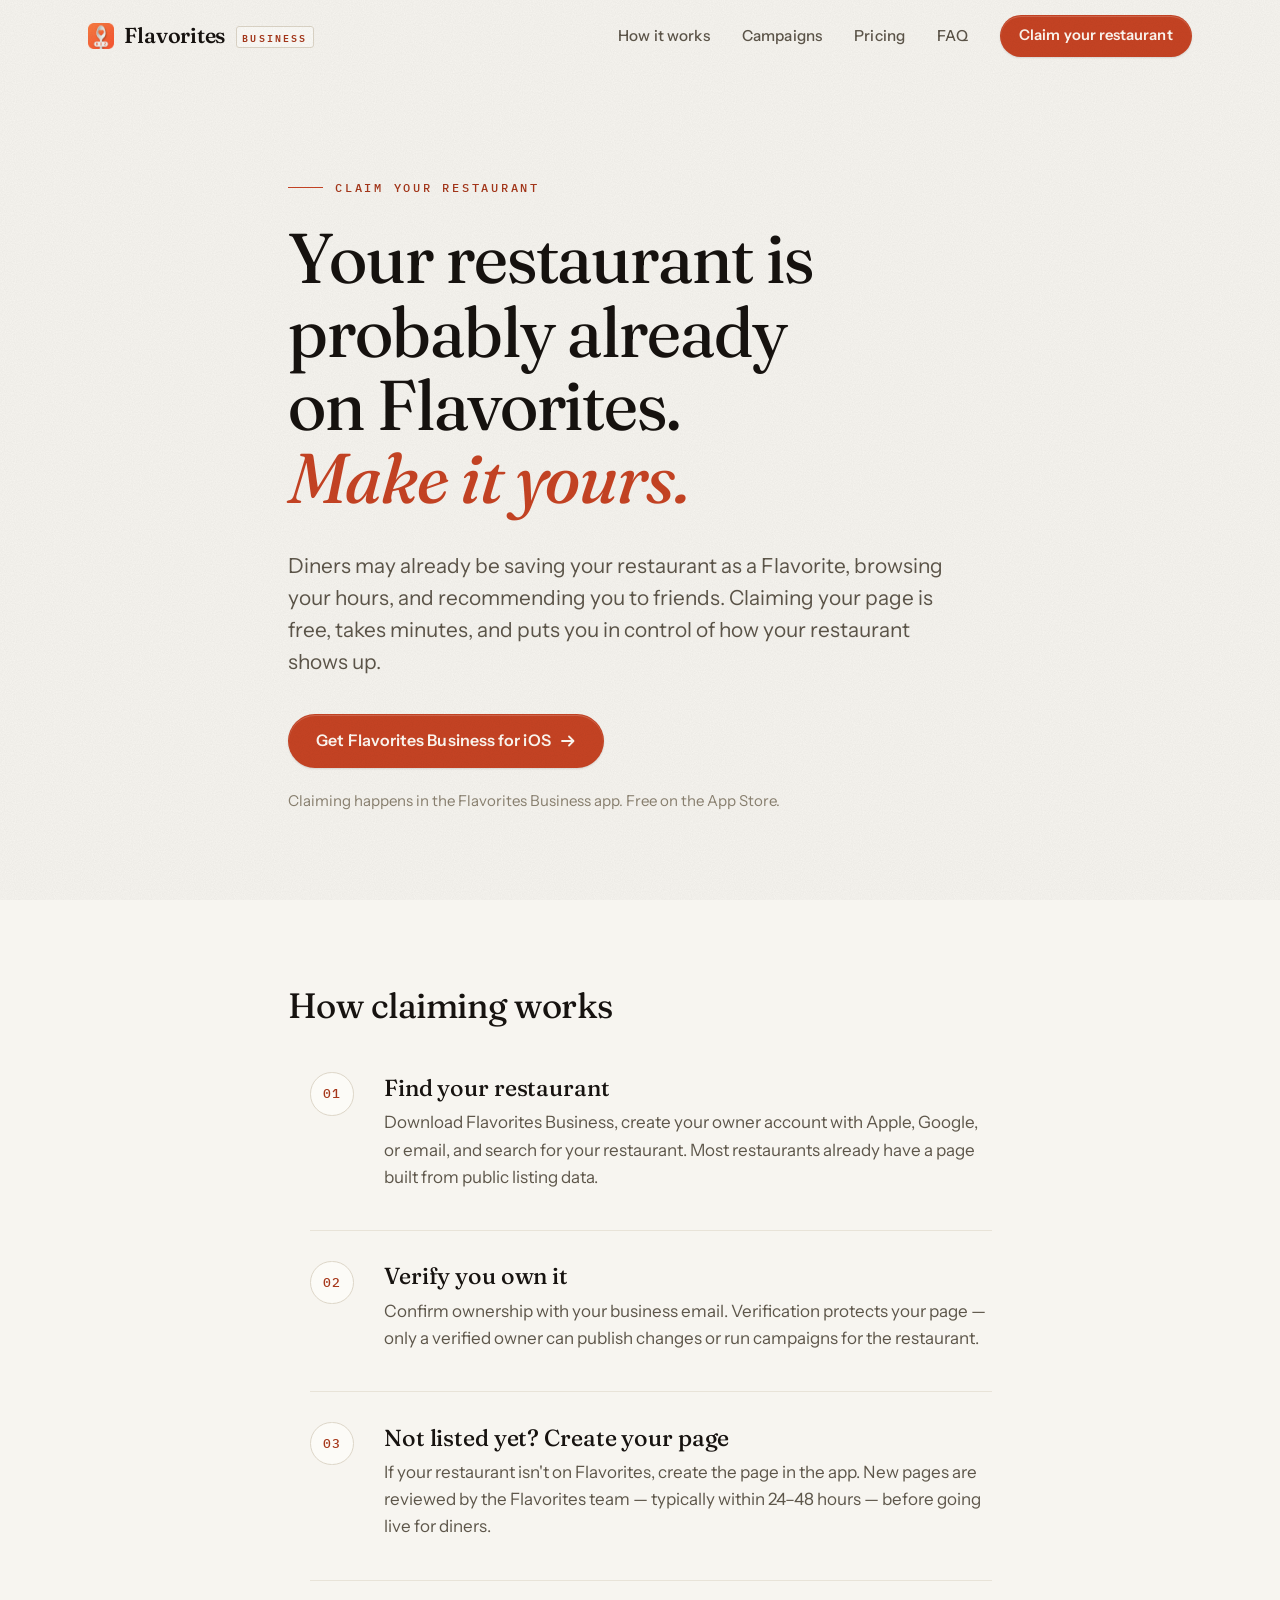
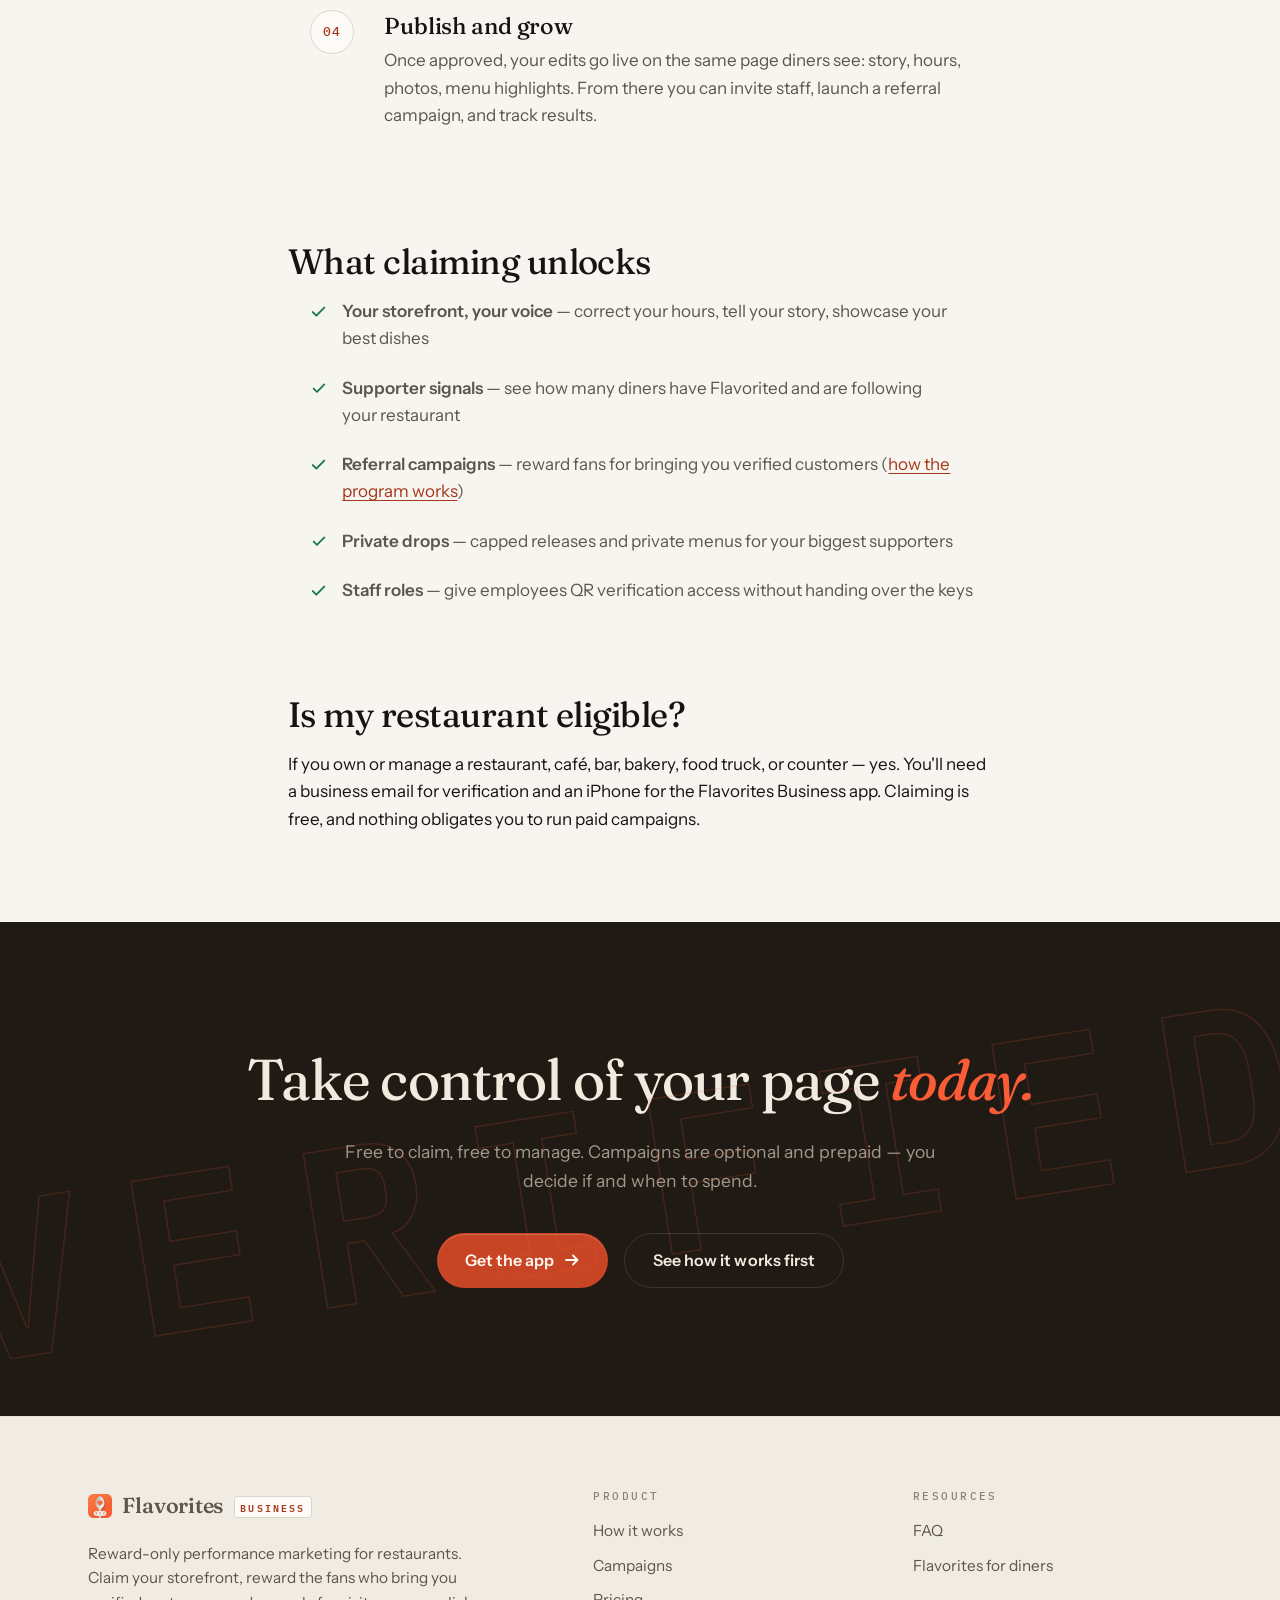
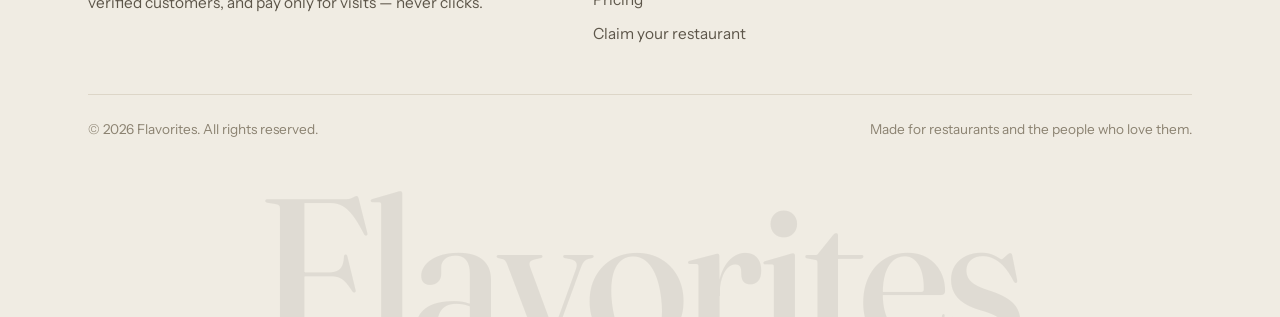
<file: claim/index.html>
<!doctype html>
<html lang="en">
<head>
  <meta charset="utf-8">
  <meta name="viewport" content="width=device-width, initial-scale=1">
  <title>Claim Your Restaurant on Flavorites | Flavorites Business</title>
  <meta name="description" content="Claim your restaurant page on Flavorites for free. Verify with your business email, publish your storefront, and unlock referral campaigns, drops, and reporting in the Flavorites Business iOS app.">
  <link rel="canonical" href="https://business.flavorites.xyz/claim/">
  <meta name="theme-color" content="#F7F5F0">
  <link rel="icon" href="/favicon.png" type="image/png">
  <link rel="apple-touch-icon" href="/apple-touch-icon.png">

  <meta property="og:type" content="website">
  <meta property="og:site_name" content="Flavorites Business">
  <meta property="og:title" content="Claim your restaurant on Flavorites">
  <meta property="og:description" content="Free to claim. Verify with your business email, publish your storefront, and unlock referral campaigns.">
  <meta property="og:url" content="https://business.flavorites.xyz/claim/">
  <meta property="og:image" content="https://business.flavorites.xyz/og.png">
  <meta name="twitter:card" content="summary_large_image">

  <link rel="preconnect" href="https://fonts.googleapis.com">
  <link rel="preconnect" href="https://fonts.gstatic.com" crossorigin>
  <link href="https://fonts.googleapis.com/css2?family=Fraunces:ital,opsz,wght,SOFT,WONK@0,9..144,300..700,0..100,0..1;1,9..144,300..700,0..100,0..1&family=Instrument+Sans:ital,wght@0,400..700;1,400..700&family=IBM+Plex+Mono:wght@400;500;600&display=swap" rel="stylesheet">
  <link rel="stylesheet" href="/styles.css">
  <script src="/main.js" defer></script>

  <script type="application/ld+json">
  {
    "@context": "https://schema.org",
    "@type": "BreadcrumbList",
    "itemListElement": [
      { "@type": "ListItem", "position": 1, "name": "Flavorites Business", "item": "https://business.flavorites.xyz/" },
      { "@type": "ListItem", "position": 2, "name": "Claim your restaurant", "item": "https://business.flavorites.xyz/claim/" }
    ]
  }
  </script>
</head>
<body>
  <a class="skip-link" href="#main">Skip to main content</a>

  <header class="site-header">
    <div class="container">
      <a class="brand" href="/">
        <img src="/brand-mark.webp" width="26" height="26" alt="" decoding="async">
        Flavorites <span class="brand-badge">Business</span>
      </a>
      <nav class="site-nav" aria-label="Main">
        <a href="/how-it-works/">How it works</a>
        <a href="/affiliate-program/">Campaigns</a>
        <a href="/pricing/">Pricing</a>
        <a href="/faq/">FAQ</a>
        <a class="btn btn-primary btn-sm" href="/claim/" aria-current="page">Claim your restaurant</a>
      </nav>
      <button class="nav-toggle" aria-expanded="false" aria-label="Open menu" aria-controls="nav-overlay"><span></span><span></span></button>
    </div>
  </header>
  <nav class="nav-overlay" id="nav-overlay" aria-label="Menu">
    <a href="/how-it-works/"><span class="no">01</span>How it works</a>
    <a href="/affiliate-program/"><span class="no">02</span>Campaigns</a>
    <a href="/pricing/"><span class="no">03</span>Pricing</a>
    <a href="/faq/"><span class="no">04</span>FAQ</a>
    <a href="/claim/"><span class="no">05</span>Start a campaign</a>
  </nav>

  <main id="main">
    <section class="hero section-tight">
      <div class="container narrow">
        <span class="hero-eyebrow">Claim your restaurant</span>
        <h1>Your restaurant is probably already on Flavorites. <em>Make it yours.</em></h1>
        <p class="lede">Diners may already be saving your restaurant as a Flavorite, browsing your hours, and recommending you to friends. Claiming your page is free, takes minutes, and puts you in control of how your restaurant shows up.</p>
        <div class="hero-actions">
          <a class="btn btn-primary" href="https://apps.apple.com/app/flavorites-business" rel="noopener">Get Flavorites Business for iOS <svg class="arrow" width="16" height="16" viewBox="0 0 16 16" fill="none" stroke="currentColor" stroke-width="1.8" stroke-linecap="round" stroke-linejoin="round" aria-hidden="true"><path d="M2 8h11M9 3.5 13.5 8 9 12.5"/></svg></a>
        </div>
        <p class="hero-note">Claiming happens in the Flavorites Business app. Free on the App Store.</p>
      </div>
    </section>

    <section class="section-tight prose">
      <div class="container narrow">
        <h2>How claiming works</h2>
        <ol class="steps">
          <li>
            <h3>Find your restaurant</h3>
            <p>Download Flavorites Business, create your owner account with Apple, Google, or email, and search for your restaurant. Most restaurants already have a page built from public listing data.</p>
          </li>
          <li>
            <h3>Verify you own it</h3>
            <p>Confirm ownership with your business email. Verification protects your page — only a verified owner can publish changes or run campaigns for the restaurant.</p>
          </li>
          <li>
            <h3>Not listed yet? Create your page</h3>
            <p>If your restaurant isn't on Flavorites, create the page in the app. New pages are reviewed by the Flavorites team — typically within 24&ndash;48 hours — before going live for diners.</p>
          </li>
          <li>
            <h3>Publish and grow</h3>
            <p>Once approved, your edits go live on the same page diners see: story, hours, photos, menu highlights. From there you can invite staff, launch a referral campaign, and track results.</p>
          </li>
        </ol>

        <h2>What claiming unlocks</h2>
        <ul class="checklist">
          <li><strong>Your storefront, your voice</strong> — correct your hours, tell your story, showcase your best dishes</li>
          <li><strong>Supporter signals</strong> — see how many diners have Flavorited and are following your restaurant</li>
          <li><strong>Referral campaigns</strong> — reward fans for bringing you verified customers (<a href="/affiliate-program/">how the program works</a>)</li>
          <li><strong>Private drops</strong> — capped releases and private menus for your biggest supporters</li>
          <li><strong>Staff roles</strong> — give employees QR verification access without handing over the keys</li>
        </ul>

        <h2>Is my restaurant eligible?</h2>
        <p>If you own or manage a restaurant, café, bar, bakery, food truck, or counter — yes. You'll need a business email for verification and an iPhone for the Flavorites Business app. Claiming is free, and nothing obligates you to run paid campaigns.</p>
      </div>
    </section>

    <section class="cta-band">
      <div class="container">
        <h2>Take control of your page <em>today.</em></h2>
        <p>Free to claim, free to manage. Campaigns are optional and prepaid — you decide if and when to spend.</p>
        <div class="cta-actions">
          <a class="btn btn-primary" href="https://apps.apple.com/app/flavorites-business" rel="noopener">Get the app <svg class="arrow" width="16" height="16" viewBox="0 0 16 16" fill="none" stroke="currentColor" stroke-width="1.8" stroke-linecap="round" stroke-linejoin="round" aria-hidden="true"><path d="M2 8h11M9 3.5 13.5 8 9 12.5"/></svg></a>
          <a class="btn btn-ghost" href="/how-it-works/">See how it works first</a>
        </div>
      </div>
    </section>
  </main>

  <footer class="site-footer">
    <div class="container">
      <div class="footer-grid">
        <div class="footer-brand">
          <a class="brand" href="/">
            <img src="/brand-mark.webp" width="24" height="24" alt="" decoding="async" loading="lazy">
            Flavorites <span class="brand-badge">Business</span>
          </a>
          <p>Reward-only performance marketing for restaurants. Claim your storefront, reward the fans who bring you verified customers, and pay only for visits — never clicks.</p>
        </div>
        <div>
          <h3>Product</h3>
          <ul>
            <li><a href="/how-it-works/">How it works</a></li>
            <li><a href="/affiliate-program/">Campaigns</a></li>
            <li><a href="/pricing/">Pricing</a></li>
            <li><a href="/claim/">Claim your restaurant</a></li>
          </ul>
        </div>
        <div>
          <h3>Resources</h3>
          <ul>
            <li><a href="/faq/">FAQ</a></li>
            <li><a href="https://flavorites.xyz/">Flavorites for diners</a></li>
          </ul>
        </div>
      </div>
      <div class="footer-legal">
        <span>&copy; 2026 Flavorites. All rights reserved.</span>
        <span>Made for restaurants and the people who love them.</span>
      </div>
    </div>
    <div class="footer-wordmark" aria-hidden="true">Flavorites</div>
  </footer>
</body>
</html>
</file>
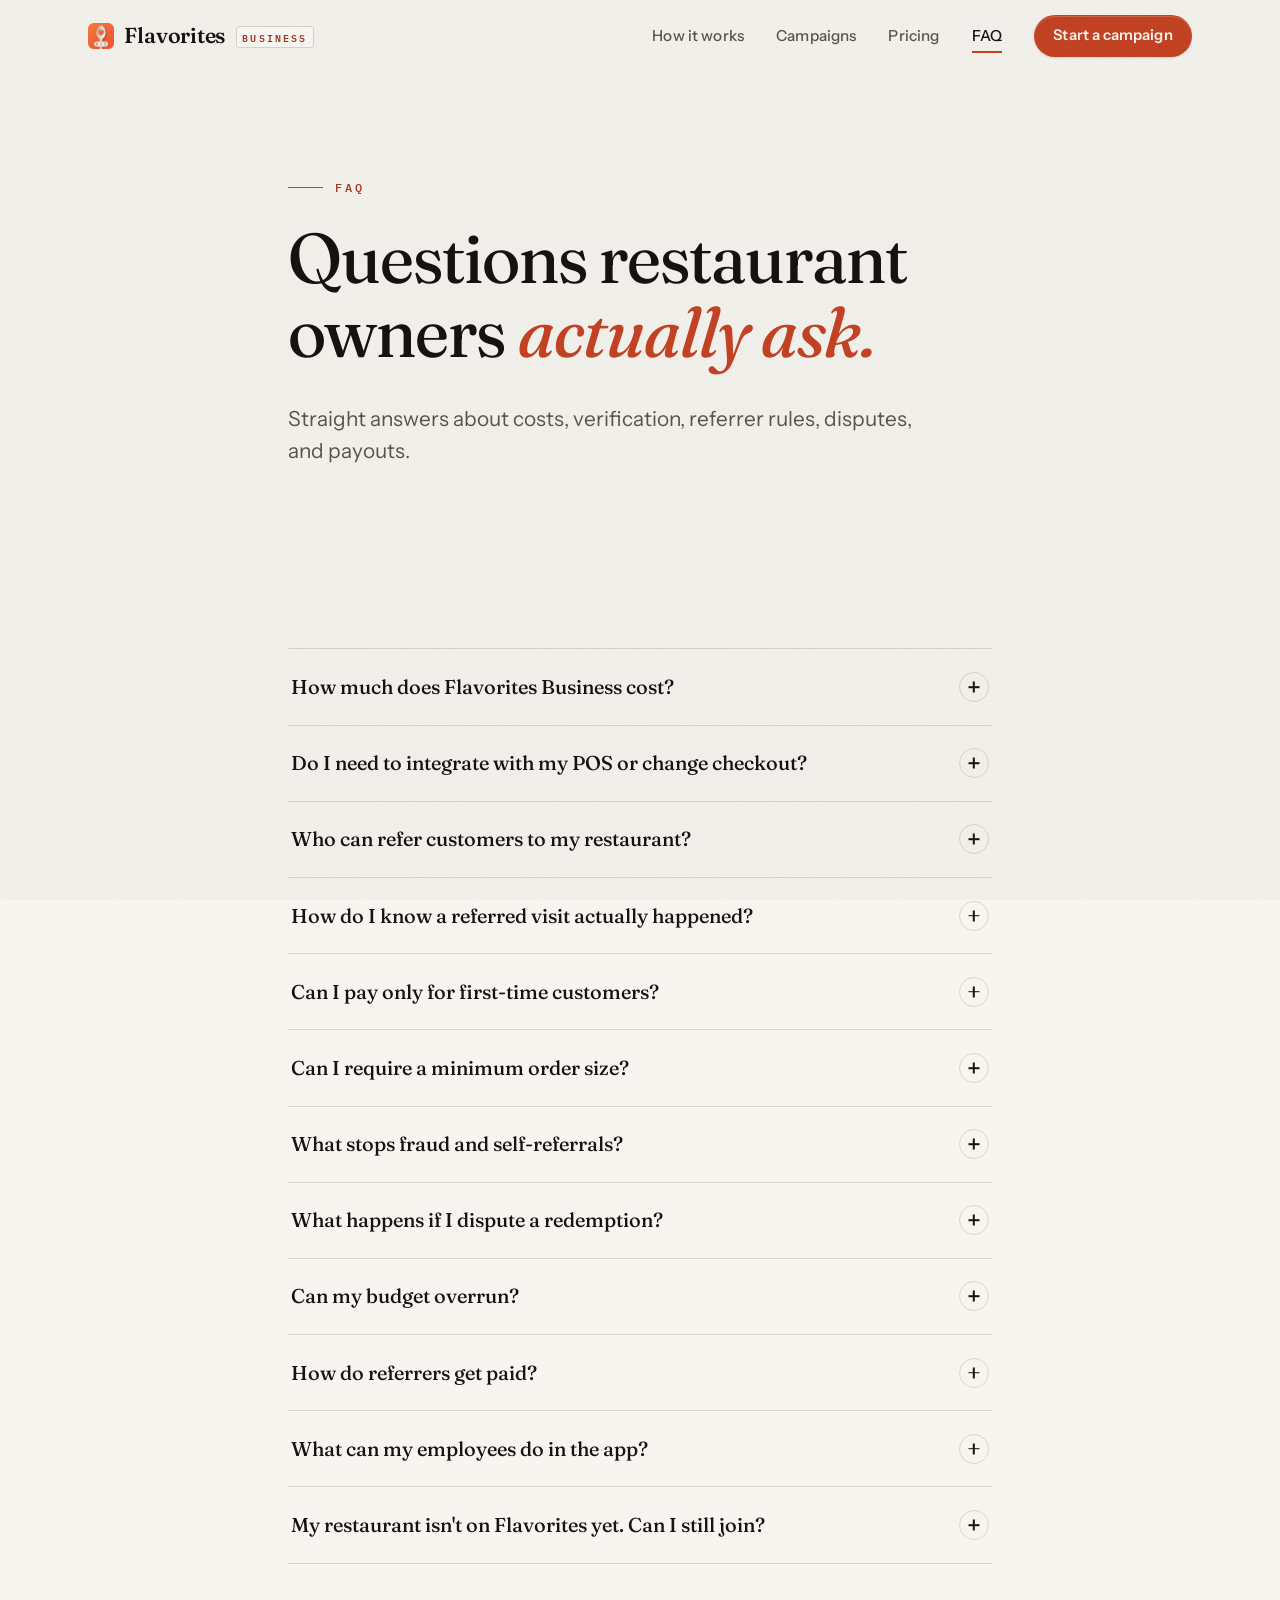
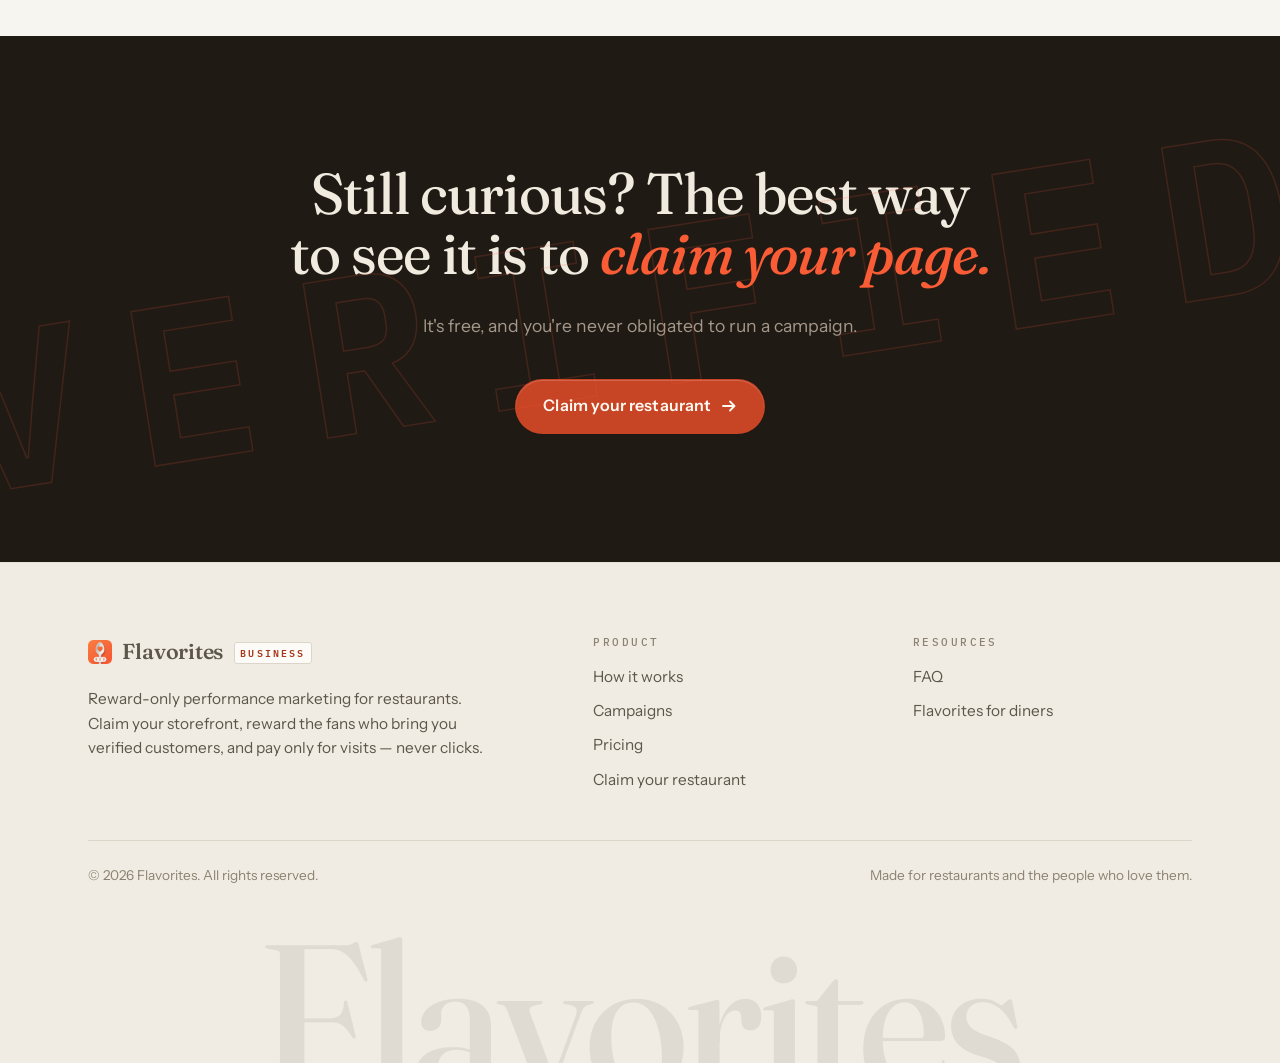
<file: faq/index.html>
<!doctype html>
<html lang="en">
<head>
  <meta charset="utf-8">
  <meta name="viewport" content="width=device-width, initial-scale=1">
  <title>FAQ | Flavorites Business for Restaurants</title>
  <meta name="description" content="Answers for restaurant owners: what Flavorites Business costs, how QR visit verification works, who can refer customers, how disputes and payouts work, and more.">
  <link rel="canonical" href="https://business.flavorites.xyz/faq/">
  <meta name="theme-color" content="#F7F5F0">
  <link rel="icon" href="/favicon.png" type="image/png">
  <link rel="apple-touch-icon" href="/apple-touch-icon.png">

  <meta property="og:type" content="website">
  <meta property="og:site_name" content="Flavorites Business">
  <meta property="og:title" content="Flavorites Business FAQ">
  <meta property="og:description" content="Costs, QR verification, referrer rules, disputes, payouts — answered for restaurant owners.">
  <meta property="og:url" content="https://business.flavorites.xyz/faq/">
  <meta property="og:image" content="https://business.flavorites.xyz/og.png">
  <meta name="twitter:card" content="summary_large_image">

  <link rel="preconnect" href="https://fonts.googleapis.com">
  <link rel="preconnect" href="https://fonts.gstatic.com" crossorigin>
  <link href="https://fonts.googleapis.com/css2?family=Fraunces:ital,opsz,wght,SOFT,WONK@0,9..144,300..700,0..100,0..1;1,9..144,300..700,0..100,0..1&family=Instrument+Sans:ital,wght@0,400..700;1,400..700&family=IBM+Plex+Mono:wght@400;500;600&display=swap" rel="stylesheet">
  <link rel="stylesheet" href="/styles.css">
  <script src="/main.js" defer></script>

  <script type="application/ld+json">
  {
    "@context": "https://schema.org",
    "@type": "BreadcrumbList",
    "itemListElement": [
      { "@type": "ListItem", "position": 1, "name": "Flavorites Business", "item": "https://business.flavorites.xyz/" },
      { "@type": "ListItem", "position": 2, "name": "FAQ", "item": "https://business.flavorites.xyz/faq/" }
    ]
  }
  </script>
  <script type="application/ld+json">
  {
    "@context": "https://schema.org",
    "@type": "FAQPage",
    "mainEntity": [
      {
        "@type": "Question",
        "name": "How much does Flavorites Business cost?",
        "acceptedAnswer": { "@type": "Answer", "text": "Claiming and managing your restaurant storefront is free on the free plan, and paid plans are optional. Referral campaigns are prepaid performance marketing: you fund a campaign wallet with a $100 minimum top-up and set the reward you'll pay per verified visit, with no minimum reward and no per-click charges. A platform fee is added per verified visit — 15% of the reward on the free plan, $1 minimum — so your all-in cost is visible before you launch. Optional paid plans (Growth $49/month, Pro $149/month) lower that fee to 10% or 7% and add conveniences like auto top-ups and advanced analytics." }
      },
      {
        "@type": "Question",
        "name": "Do I need to integrate with my POS or change checkout?",
        "acceptedAnswer": { "@type": "Answer", "text": "No. Verification is a QR scan in the Flavorites Business iOS app plus a typed order subtotal. There is no POS integration, no menu discount, and customers pay exactly as they always have." }
      },
      {
        "@type": "Question",
        "name": "Who can refer customers to my restaurant?",
        "acceptedAnswer": { "@type": "Answer", "text": "Only Flavorites users who have saved your restaurant as one of their Flavorites. You can also require a minimum follower count or limit a campaign to a private list of invited referrers." }
      },
      {
        "@type": "Question",
        "name": "How do I know a referred visit actually happened?",
        "acceptedAnswer": { "@type": "Answer", "text": "The customer arrives with a one-time QR code tied to your restaurant. Your owner or authorized staff scans it in the app and enters the order subtotal. Nothing is verified — and no money moves — unless your team confirms the visit in person." }
      },
      {
        "@type": "Question",
        "name": "Can I pay only for first-time customers?",
        "acceptedAnswer": { "@type": "Answer", "text": "Yes. Campaigns reward all referred customers by default, but you can enable first-time-only mode so a customer earns a reward only on their first verified Flavorites visit to your restaurant." }
      },
      {
        "@type": "Question",
        "name": "Can I require a minimum order size?",
        "acceptedAnswer": { "@type": "Answer", "text": "Yes. You can set a minimum order subtotal per campaign. Staff enter the subtotal at QR verification, and the visit only qualifies if it meets your minimum." }
      },
      {
        "@type": "Question",
        "name": "What stops fraud and self-referrals?",
        "acceptedAnswer": { "@type": "Answer", "text": "QR passes are one-time use and expire after 7 days. Customers and referrers must be different people, your employees cannot earn rewards at your own restaurant, one reward is allowed per table or receipt, and every reward is held in a 72-hour dispute window before it is released. High-volume spikes trigger review by the Flavorites team." }
      },
      {
        "@type": "Question",
        "name": "What happens if I dispute a redemption?",
        "acceptedAnswer": { "@type": "Answer", "text": "Every reward stays pending for 72 hours after verification. If you dispute it within that window, the Flavorites team reviews the redemption before any reward is released to the referrer." }
      },
      {
        "@type": "Question",
        "name": "Can my budget overrun?",
        "acceptedAnswer": { "@type": "Answer", "text": "No. Campaigns are prepaid from a campaign wallet, a campaign cannot activate unless the wallet covers the next reward and fee, and it pauses automatically when the balance falls short. Every wallet movement is recorded in a double-entry ledger you can review in the app." }
      },
      {
        "@type": "Question",
        "name": "How do referrers get paid?",
        "acceptedAnswer": { "@type": "Answer", "text": "Flavorites pays referrers, not you. After the dispute window, rewards become available and are paid in weekly batches through Stripe Connect once a referrer reaches the $25 payout threshold. Stripe Connect also supports tax reporting." }
      },
      {
        "@type": "Question",
        "name": "What can my employees do in the app?",
        "acceptedAnswer": { "@type": "Answer", "text": "Employees get a focused verification role: they can scan referred customers' QR codes for your restaurant and enter the order amount, optionally tagging items from your menu highlights. They cannot manage campaigns, wallets, payouts, drops, or your storefront profile." }
      },
      {
        "@type": "Question",
        "name": "My restaurant isn't on Flavorites yet. Can I still join?",
        "acceptedAnswer": { "@type": "Answer", "text": "Yes. Create your restaurant page in the Flavorites Business app. New pages are reviewed by the Flavorites team, typically within 24 to 48 hours, before going live for diners in the consumer app." }
      }
    ]
  }
  </script>
</head>
<body>
  <a class="skip-link" href="#main">Skip to main content</a>

  <header class="site-header">
    <div class="container">
      <a class="brand" href="/">
        <img src="/brand-mark.webp" width="26" height="26" alt="" decoding="async">
        Flavorites <span class="brand-badge">Business</span>
      </a>
      <nav class="site-nav" aria-label="Main">
        <a href="/how-it-works/">How it works</a>
        <a href="/affiliate-program/">Campaigns</a>
        <a href="/pricing/">Pricing</a>
        <a href="/faq/" aria-current="page">FAQ</a>
        <a class="btn btn-primary btn-sm" href="/claim/">Start a campaign</a>
      </nav>
      <button class="nav-toggle" aria-expanded="false" aria-label="Open menu" aria-controls="nav-overlay"><span></span><span></span></button>
    </div>
  </header>
  <nav class="nav-overlay" id="nav-overlay" aria-label="Menu">
    <a href="/how-it-works/"><span class="no">01</span>How it works</a>
    <a href="/affiliate-program/"><span class="no">02</span>Campaigns</a>
    <a href="/pricing/"><span class="no">03</span>Pricing</a>
    <a href="/faq/"><span class="no">04</span>FAQ</a>
    <a href="/claim/"><span class="no">05</span>Start a campaign</a>
  </nav>

  <main id="main">
    <section class="hero section-tight">
      <div class="container narrow">
        <span class="hero-eyebrow">FAQ</span>
        <h1>Questions restaurant owners <em>actually ask.</em></h1>
        <p class="lede">Straight answers about costs, verification, referrer rules, disputes, and payouts.</p>
      </div>
    </section>

    <section class="section-tight">
      <div class="container narrow">
        <div class="faq-list">
          <details>
            <summary>How much does Flavorites Business cost?<span class="faq-icon" aria-hidden="true"></span></summary>
            <div class="faq-body"><div class="faq-body-inner"><p>Claiming and managing your restaurant storefront is free on the free plan, and paid plans are optional. Referral campaigns are prepaid performance marketing: you fund a campaign wallet with a $100 minimum top-up and set the reward you'll pay per verified visit — no minimum reward, no per-click charges. A platform fee is added per verified visit — 15% of the reward on the free plan, $1 minimum — so your all-in cost is visible before you launch. Optional paid plans (Growth $49/month, Pro $149/month) lower that fee to 10% or 7% and add conveniences like auto top-ups and advanced analytics. <a href="/pricing/">Full pricing details</a>.</p></div></div>
          </details>
          <details>
            <summary>Do I need to integrate with my POS or change checkout?<span class="faq-icon" aria-hidden="true"></span></summary>
            <div class="faq-body"><div class="faq-body-inner"><p>No. Verification is a QR scan in the Flavorites Business iOS app plus a typed order subtotal. There's no POS integration, no menu discount, and customers pay exactly as they always have.</p></div></div>
          </details>
          <details>
            <summary>Who can refer customers to my restaurant?<span class="faq-icon" aria-hidden="true"></span></summary>
            <div class="faq-body"><div class="faq-body-inner"><p>Only Flavorites users who have saved your restaurant as one of their Flavorites. You can also require a minimum follower count or limit a campaign to a private list of invited referrers. <a href="/affiliate-program/">More on referrer rules</a>.</p></div></div>
          </details>
          <details>
            <summary>How do I know a referred visit actually happened?<span class="faq-icon" aria-hidden="true"></span></summary>
            <div class="faq-body"><div class="faq-body-inner"><p>The customer arrives with a one-time QR code tied to your restaurant. Your owner or authorized staff scans it in the app and enters the order subtotal. Nothing is verified — and no money moves — unless your team confirms the visit in person.</p></div></div>
          </details>
          <details>
            <summary>Can I pay only for first-time customers?<span class="faq-icon" aria-hidden="true"></span></summary>
            <div class="faq-body"><div class="faq-body-inner"><p>Yes. Campaigns reward all referred customers by default, but you can enable <strong>first-time-only mode</strong> so a customer earns a reward only on their first verified Flavorites visit to your restaurant.</p></div></div>
          </details>
          <details>
            <summary>Can I require a minimum order size?<span class="faq-icon" aria-hidden="true"></span></summary>
            <div class="faq-body"><div class="faq-body-inner"><p>Yes. You can set a minimum order subtotal per campaign. Staff enter the subtotal at QR verification, and the visit only qualifies if it meets your minimum.</p></div></div>
          </details>
          <details>
            <summary>What stops fraud and self-referrals?<span class="faq-icon" aria-hidden="true"></span></summary>
            <div class="faq-body"><div class="faq-body-inner"><p>QR passes are one-time use and expire after 7 days. Customers and referrers must be different people, your employees can't earn rewards at your own restaurant, one reward is allowed per table or receipt, and every reward is held in a 72-hour dispute window before it's released. High-volume spikes trigger review by the Flavorites team.</p></div></div>
          </details>
          <details>
            <summary>What happens if I dispute a redemption?<span class="faq-icon" aria-hidden="true"></span></summary>
            <div class="faq-body"><div class="faq-body-inner"><p>Every reward stays pending for 72 hours after verification. If you dispute it within that window, the Flavorites team reviews the redemption before any reward is released to the referrer.</p></div></div>
          </details>
          <details>
            <summary>Can my budget overrun?<span class="faq-icon" aria-hidden="true"></span></summary>
            <div class="faq-body"><div class="faq-body-inner"><p>No. Campaigns are prepaid from a campaign wallet, a campaign can't activate unless the wallet covers the next reward and fee, and it pauses automatically when the balance falls short. Every wallet movement is recorded in a double-entry ledger you can review in the app.</p></div></div>
          </details>
          <details>
            <summary>How do referrers get paid?<span class="faq-icon" aria-hidden="true"></span></summary>
            <div class="faq-body"><div class="faq-body-inner"><p>Flavorites pays referrers, not you. After the dispute window, rewards become available and are paid in weekly batches through Stripe Connect once a referrer reaches the $25 payout threshold. Stripe Connect also supports tax reporting.</p></div></div>
          </details>
          <details>
            <summary>What can my employees do in the app?<span class="faq-icon" aria-hidden="true"></span></summary>
            <div class="faq-body"><div class="faq-body-inner"><p>Employees get a focused verification role: they can scan referred customers' QR codes for your restaurant and enter the order amount, optionally tagging items from your menu highlights. They can't manage campaigns, wallets, payouts, drops, or your storefront profile.</p></div></div>
          </details>
          <details>
            <summary>My restaurant isn't on Flavorites yet. Can I still join?<span class="faq-icon" aria-hidden="true"></span></summary>
            <div class="faq-body"><div class="faq-body-inner"><p>Yes. Create your restaurant page in the Flavorites Business app. New pages are reviewed by the Flavorites team — typically within 24&ndash;48 hours — before going live for diners in the consumer app. <a href="/claim/">How claiming works</a>.</p></div></div>
          </details>
        </div>
      </div>
    </section>

    <section class="cta-band">
      <div class="container">
        <h2>Still curious? The best way to see it is to <em>claim your page.</em></h2>
        <p>It's free, and you're never obligated to run a campaign.</p>
        <div class="cta-actions">
          <a class="btn btn-primary" href="/claim/">Claim your restaurant <svg class="arrow" width="16" height="16" viewBox="0 0 16 16" fill="none" stroke="currentColor" stroke-width="1.8" stroke-linecap="round" stroke-linejoin="round" aria-hidden="true"><path d="M2 8h11M9 3.5 13.5 8 9 12.5"/></svg></a>
        </div>
      </div>
    </section>
  </main>

  <footer class="site-footer">
    <div class="container">
      <div class="footer-grid">
        <div class="footer-brand">
          <a class="brand" href="/">
            <img src="/brand-mark.webp" width="24" height="24" alt="" decoding="async" loading="lazy">
            Flavorites <span class="brand-badge">Business</span>
          </a>
          <p>Reward-only performance marketing for restaurants. Claim your storefront, reward the fans who bring you verified customers, and pay only for visits — never clicks.</p>
        </div>
        <div>
          <h3>Product</h3>
          <ul>
            <li><a href="/how-it-works/">How it works</a></li>
            <li><a href="/affiliate-program/">Campaigns</a></li>
            <li><a href="/pricing/">Pricing</a></li>
            <li><a href="/claim/">Claim your restaurant</a></li>
          </ul>
        </div>
        <div>
          <h3>Resources</h3>
          <ul>
            <li><a href="/faq/">FAQ</a></li>
            <li><a href="https://flavorites.xyz/">Flavorites for diners</a></li>
          </ul>
        </div>
      </div>
      <div class="footer-legal">
        <span>&copy; 2026 Flavorites. All rights reserved.</span>
        <span>Made for restaurants and the people who love them.</span>
      </div>
    </div>
    <div class="footer-wordmark" aria-hidden="true">Flavorites</div>
  </footer>
</body>
</html>
</file>
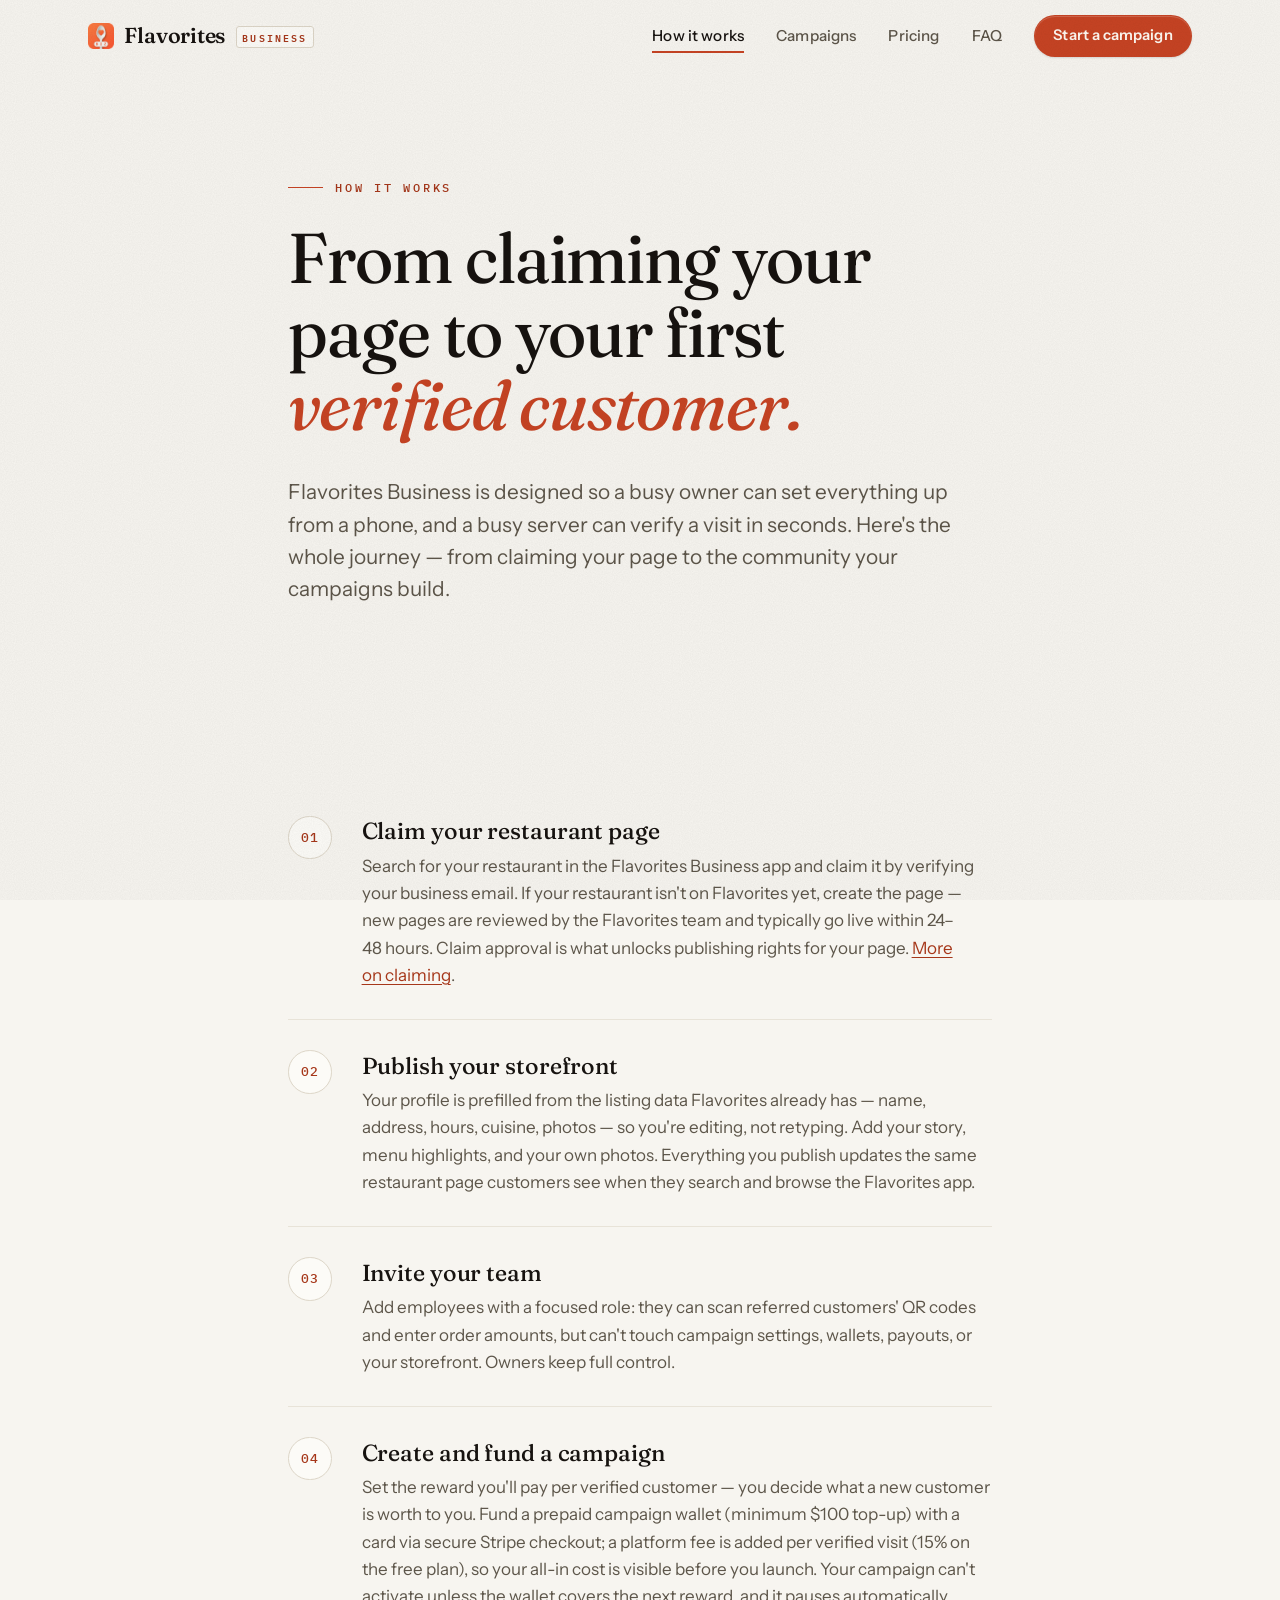
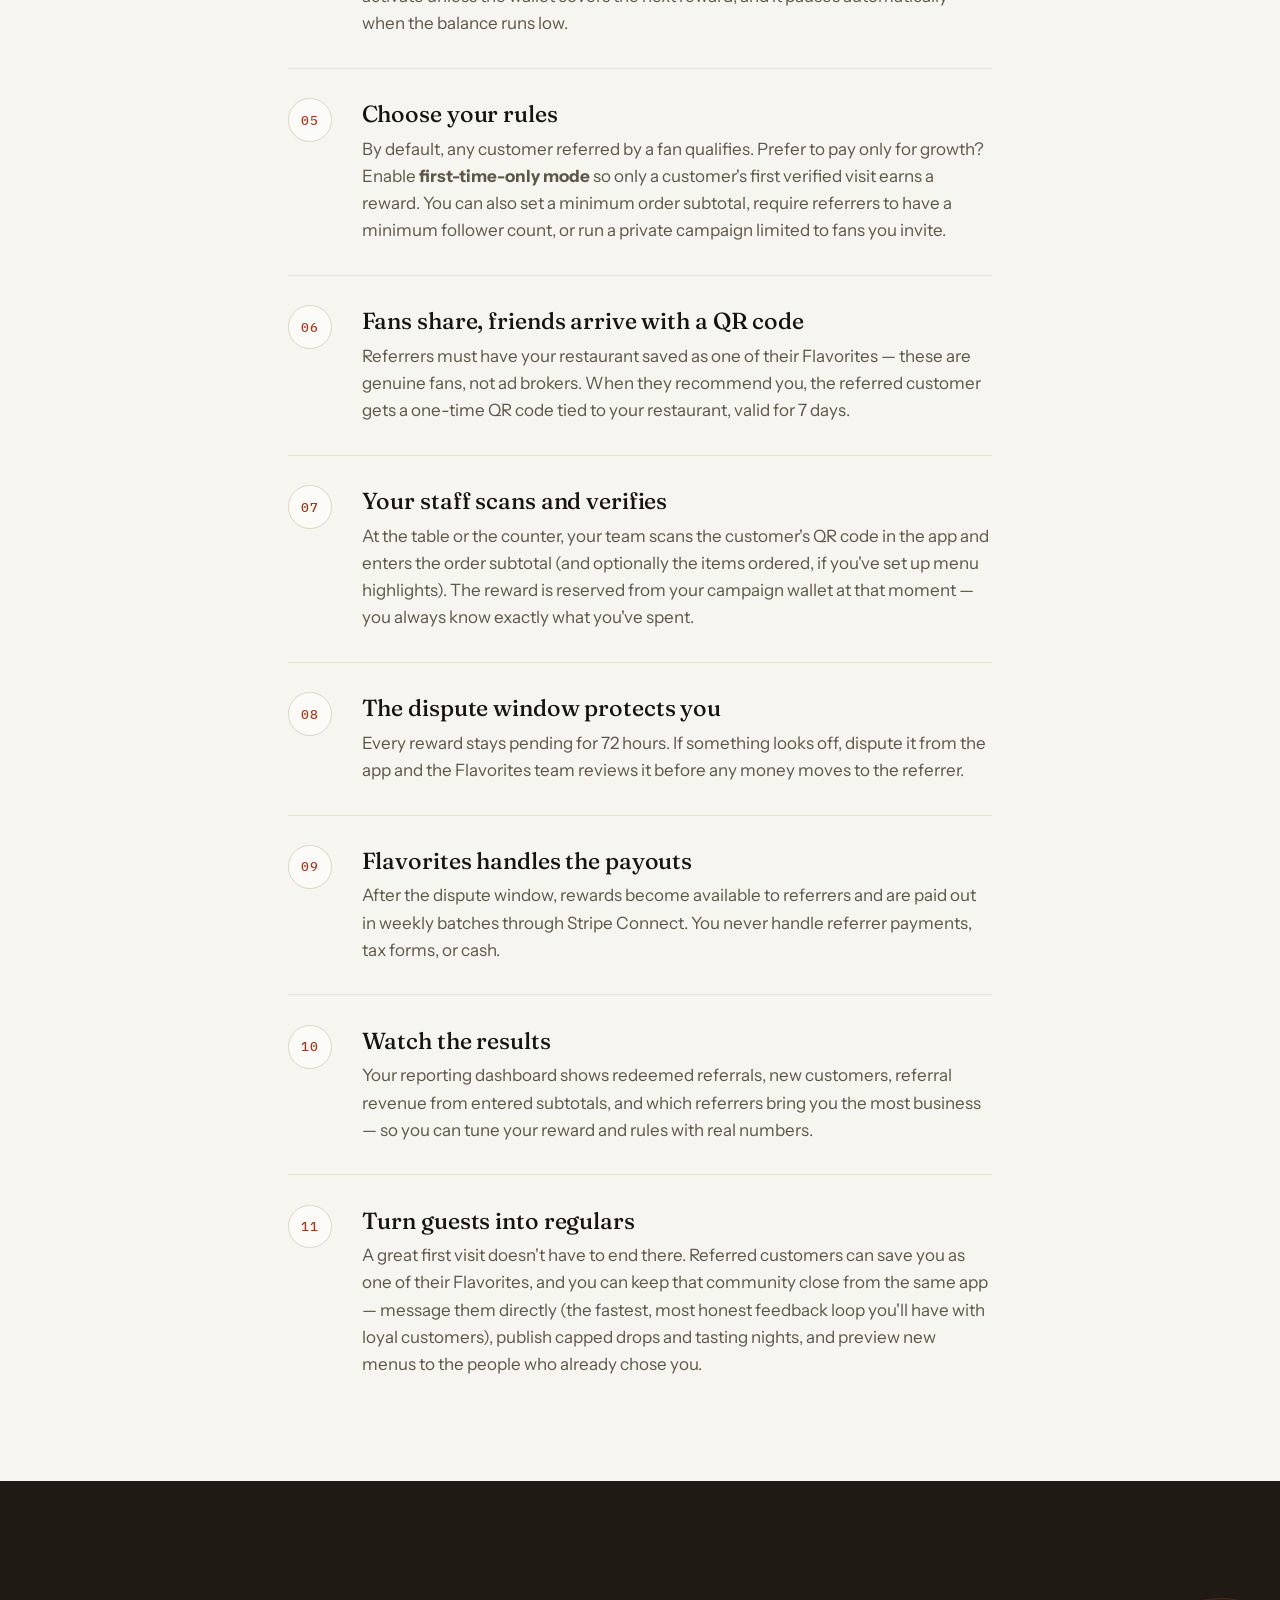
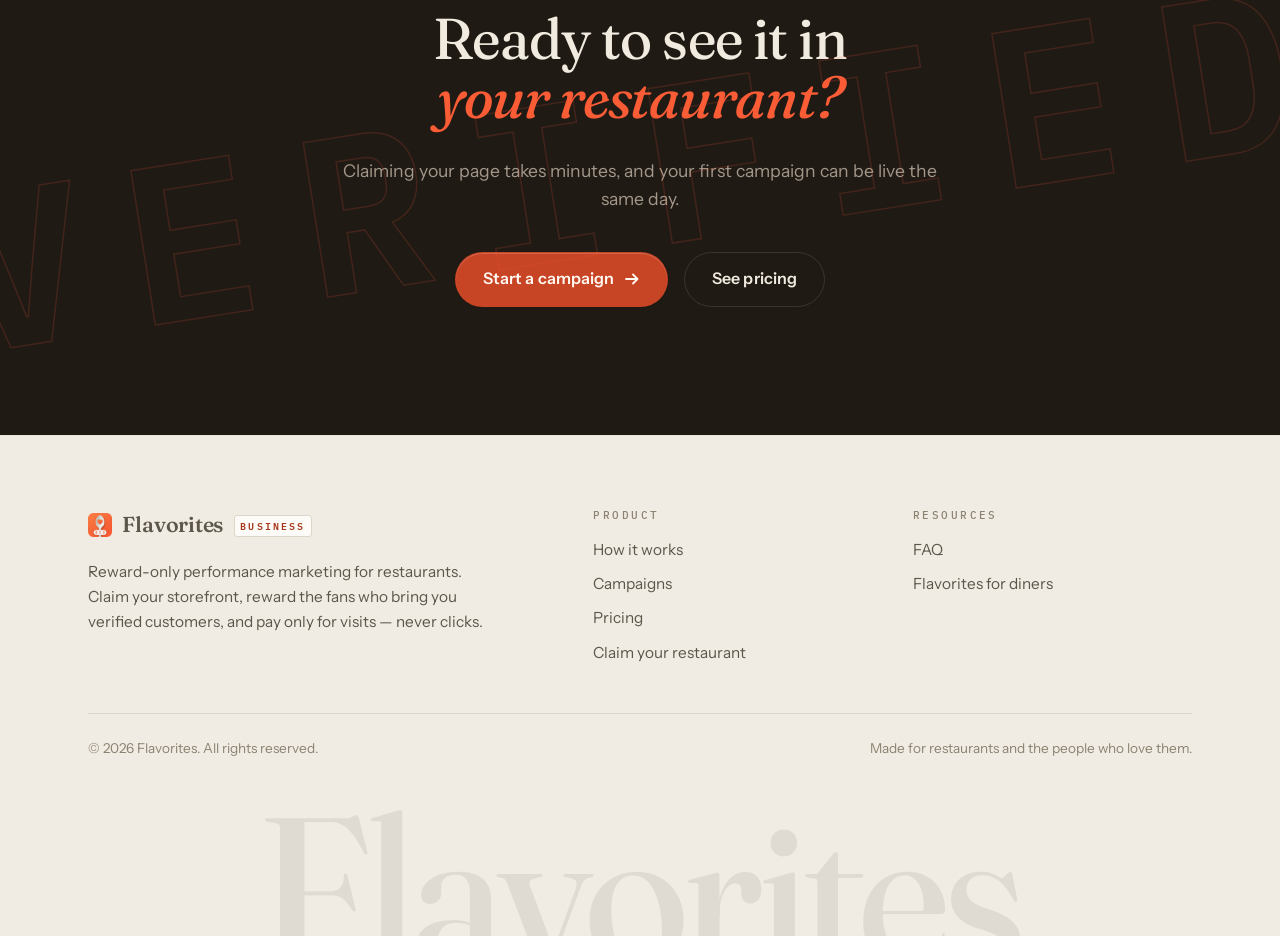
<file: how-it-works/index.html>
<!doctype html>
<html lang="en">
<head>
  <meta charset="utf-8">
  <meta name="viewport" content="width=device-width, initial-scale=1">
  <title>How Flavorites Business Works | From Claim to Verified Visit</title>
  <meta name="description" content="A step-by-step walkthrough of Flavorites Business: claim your restaurant, publish your storefront, fund a referral campaign, and verify customer visits with a QR scan.">
  <link rel="canonical" href="https://business.flavorites.xyz/how-it-works/">
  <meta name="theme-color" content="#F7F5F0">
  <link rel="icon" href="/favicon.png" type="image/png">
  <link rel="apple-touch-icon" href="/apple-touch-icon.png">

  <meta property="og:type" content="website">
  <meta property="og:site_name" content="Flavorites Business">
  <meta property="og:title" content="How Flavorites Business works">
  <meta property="og:description" content="Claim your restaurant, publish your storefront, fund a referral campaign, and verify visits with a QR scan — step by step.">
  <meta property="og:url" content="https://business.flavorites.xyz/how-it-works/">
  <meta property="og:image" content="https://business.flavorites.xyz/og.png">
  <meta name="twitter:card" content="summary_large_image">

  <link rel="preconnect" href="https://fonts.googleapis.com">
  <link rel="preconnect" href="https://fonts.gstatic.com" crossorigin>
  <link href="https://fonts.googleapis.com/css2?family=Fraunces:ital,opsz,wght,SOFT,WONK@0,9..144,300..700,0..100,0..1;1,9..144,300..700,0..100,0..1&family=Instrument+Sans:ital,wght@0,400..700;1,400..700&family=IBM+Plex+Mono:wght@400;500;600&display=swap" rel="stylesheet">
  <link rel="stylesheet" href="/styles.css">
  <script src="/main.js" defer></script>

  <script type="application/ld+json">
  {
    "@context": "https://schema.org",
    "@type": "BreadcrumbList",
    "itemListElement": [
      { "@type": "ListItem", "position": 1, "name": "Flavorites Business", "item": "https://business.flavorites.xyz/" },
      { "@type": "ListItem", "position": 2, "name": "How it works", "item": "https://business.flavorites.xyz/how-it-works/" }
    ]
  }
  </script>
</head>
<body>
  <a class="skip-link" href="#main">Skip to main content</a>

  <header class="site-header">
    <div class="container">
      <a class="brand" href="/">
        <img src="/brand-mark.webp" width="26" height="26" alt="" decoding="async">
        Flavorites <span class="brand-badge">Business</span>
      </a>
      <nav class="site-nav" aria-label="Main">
        <a href="/how-it-works/" aria-current="page">How it works</a>
        <a href="/affiliate-program/">Campaigns</a>
        <a href="/pricing/">Pricing</a>
        <a href="/faq/">FAQ</a>
        <a class="btn btn-primary btn-sm" href="/claim/">Start a campaign</a>
      </nav>
      <button class="nav-toggle" aria-expanded="false" aria-label="Open menu" aria-controls="nav-overlay"><span></span><span></span></button>
    </div>
  </header>
  <nav class="nav-overlay" id="nav-overlay" aria-label="Menu">
    <a href="/how-it-works/"><span class="no">01</span>How it works</a>
    <a href="/affiliate-program/"><span class="no">02</span>Campaigns</a>
    <a href="/pricing/"><span class="no">03</span>Pricing</a>
    <a href="/faq/"><span class="no">04</span>FAQ</a>
    <a href="/claim/"><span class="no">05</span>Start a campaign</a>
  </nav>

  <main id="main">
    <section class="hero section-tight">
      <div class="container narrow">
        <span class="hero-eyebrow">How it works</span>
        <h1>From claiming your page to your first <em>verified customer.</em></h1>
        <p class="lede">Flavorites Business is designed so a busy owner can set everything up from a phone, and a busy server can verify a visit in seconds. Here's the whole journey — from claiming your page to the community your campaigns build.</p>
      </div>
    </section>

    <section class="section-tight">
      <div class="container narrow">
        <ol class="steps">
          <li>
            <h3>Claim your restaurant page</h3>
            <p>Search for your restaurant in the Flavorites Business app and claim it by verifying your business email. If your restaurant isn't on Flavorites yet, create the page — new pages are reviewed by the Flavorites team and typically go live within 24&ndash;48 hours. Claim approval is what unlocks publishing rights for your page. <a href="/claim/">More on claiming</a>.</p>
          </li>
          <li>
            <h3>Publish your storefront</h3>
            <p>Your profile is prefilled from the listing data Flavorites already has — name, address, hours, cuisine, photos — so you're editing, not retyping. Add your story, menu highlights, and your own photos. Everything you publish updates the same restaurant page customers see when they search and browse the Flavorites app.</p>
          </li>
          <li>
            <h3>Invite your team</h3>
            <p>Add employees with a focused role: they can scan referred customers' QR codes and enter order amounts, but can't touch campaign settings, wallets, payouts, or your storefront. Owners keep full control.</p>
          </li>
          <li>
            <h3>Create and fund a campaign</h3>
            <p>Set the reward you'll pay per verified customer — you decide what a new customer is worth to you. Fund a prepaid campaign wallet (minimum $100 top-up) with a card via secure Stripe checkout; a platform fee is added per verified visit (15% on the free plan), so your all-in cost is visible before you launch. Your campaign can't activate unless the wallet covers the next reward, and it pauses automatically when the balance runs low.</p>
          </li>
          <li>
            <h3>Choose your rules</h3>
            <p>By default, any customer referred by a fan qualifies. Prefer to pay only for growth? Enable <strong>first-time-only mode</strong> so only a customer's first verified visit earns a reward. You can also set a minimum order subtotal, require referrers to have a minimum follower count, or run a private campaign limited to fans you invite.</p>
          </li>
          <li>
            <h3>Fans share, friends arrive with a QR code</h3>
            <p>Referrers must have your restaurant saved as one of their Flavorites — these are genuine fans, not ad brokers. When they recommend you, the referred customer gets a one-time QR code tied to your restaurant, valid for 7 days.</p>
          </li>
          <li>
            <h3>Your staff scans and verifies</h3>
            <p>At the table or the counter, your team scans the customer's QR code in the app and enters the order subtotal (and optionally the items ordered, if you've set up menu highlights). The reward is reserved from your campaign wallet at that moment — you always know exactly what you've spent.</p>
          </li>
          <li>
            <h3>The dispute window protects you</h3>
            <p>Every reward stays pending for 72 hours. If something looks off, dispute it from the app and the Flavorites team reviews it before any money moves to the referrer.</p>
          </li>
          <li>
            <h3>Flavorites handles the payouts</h3>
            <p>After the dispute window, rewards become available to referrers and are paid out in weekly batches through Stripe Connect. You never handle referrer payments, tax forms, or cash.</p>
          </li>
          <li>
            <h3>Watch the results</h3>
            <p>Your reporting dashboard shows redeemed referrals, new customers, referral revenue from entered subtotals, and which referrers bring you the most business — so you can tune your reward and rules with real numbers.</p>
          </li>
          <li>
            <h3>Turn guests into regulars</h3>
            <p>A great first visit doesn't have to end there. Referred customers can save you as one of their Flavorites, and you can keep that community close from the same app — message them directly (the fastest, most honest feedback loop you'll have with loyal customers), publish capped drops and tasting nights, and preview new menus to the people who already chose you.</p>
          </li>
        </ol>
      </div>
    </section>

    <section class="cta-band">
      <div class="container">
        <h2>Ready to see it in <em>your restaurant?</em></h2>
        <p>Claiming your page takes minutes, and your first campaign can be live the same day.</p>
        <div class="cta-actions">
          <a class="btn btn-primary" href="/claim/">Start a campaign <svg class="arrow" width="16" height="16" viewBox="0 0 16 16" fill="none" stroke="currentColor" stroke-width="1.8" stroke-linecap="round" stroke-linejoin="round" aria-hidden="true"><path d="M2 8h11M9 3.5 13.5 8 9 12.5"/></svg></a>
          <a class="btn btn-ghost" href="/pricing/">See pricing</a>
        </div>
      </div>
    </section>
  </main>

  <footer class="site-footer">
    <div class="container">
      <div class="footer-grid">
        <div class="footer-brand">
          <a class="brand" href="/">
            <img src="/brand-mark.webp" width="24" height="24" alt="" decoding="async" loading="lazy">
            Flavorites <span class="brand-badge">Business</span>
          </a>
          <p>Reward-only performance marketing for restaurants. Claim your storefront, reward the fans who bring you verified customers, and pay only for visits — never clicks.</p>
        </div>
        <div>
          <h3>Product</h3>
          <ul>
            <li><a href="/how-it-works/">How it works</a></li>
            <li><a href="/affiliate-program/">Campaigns</a></li>
            <li><a href="/pricing/">Pricing</a></li>
            <li><a href="/claim/">Claim your restaurant</a></li>
          </ul>
        </div>
        <div>
          <h3>Resources</h3>
          <ul>
            <li><a href="/faq/">FAQ</a></li>
            <li><a href="https://flavorites.xyz/">Flavorites for diners</a></li>
          </ul>
        </div>
      </div>
      <div class="footer-legal">
        <span>&copy; 2026 Flavorites. All rights reserved.</span>
        <span>Made for restaurants and the people who love them.</span>
      </div>
    </div>
    <div class="footer-wordmark" aria-hidden="true">Flavorites</div>
  </footer>
</body>
</html>
</file>
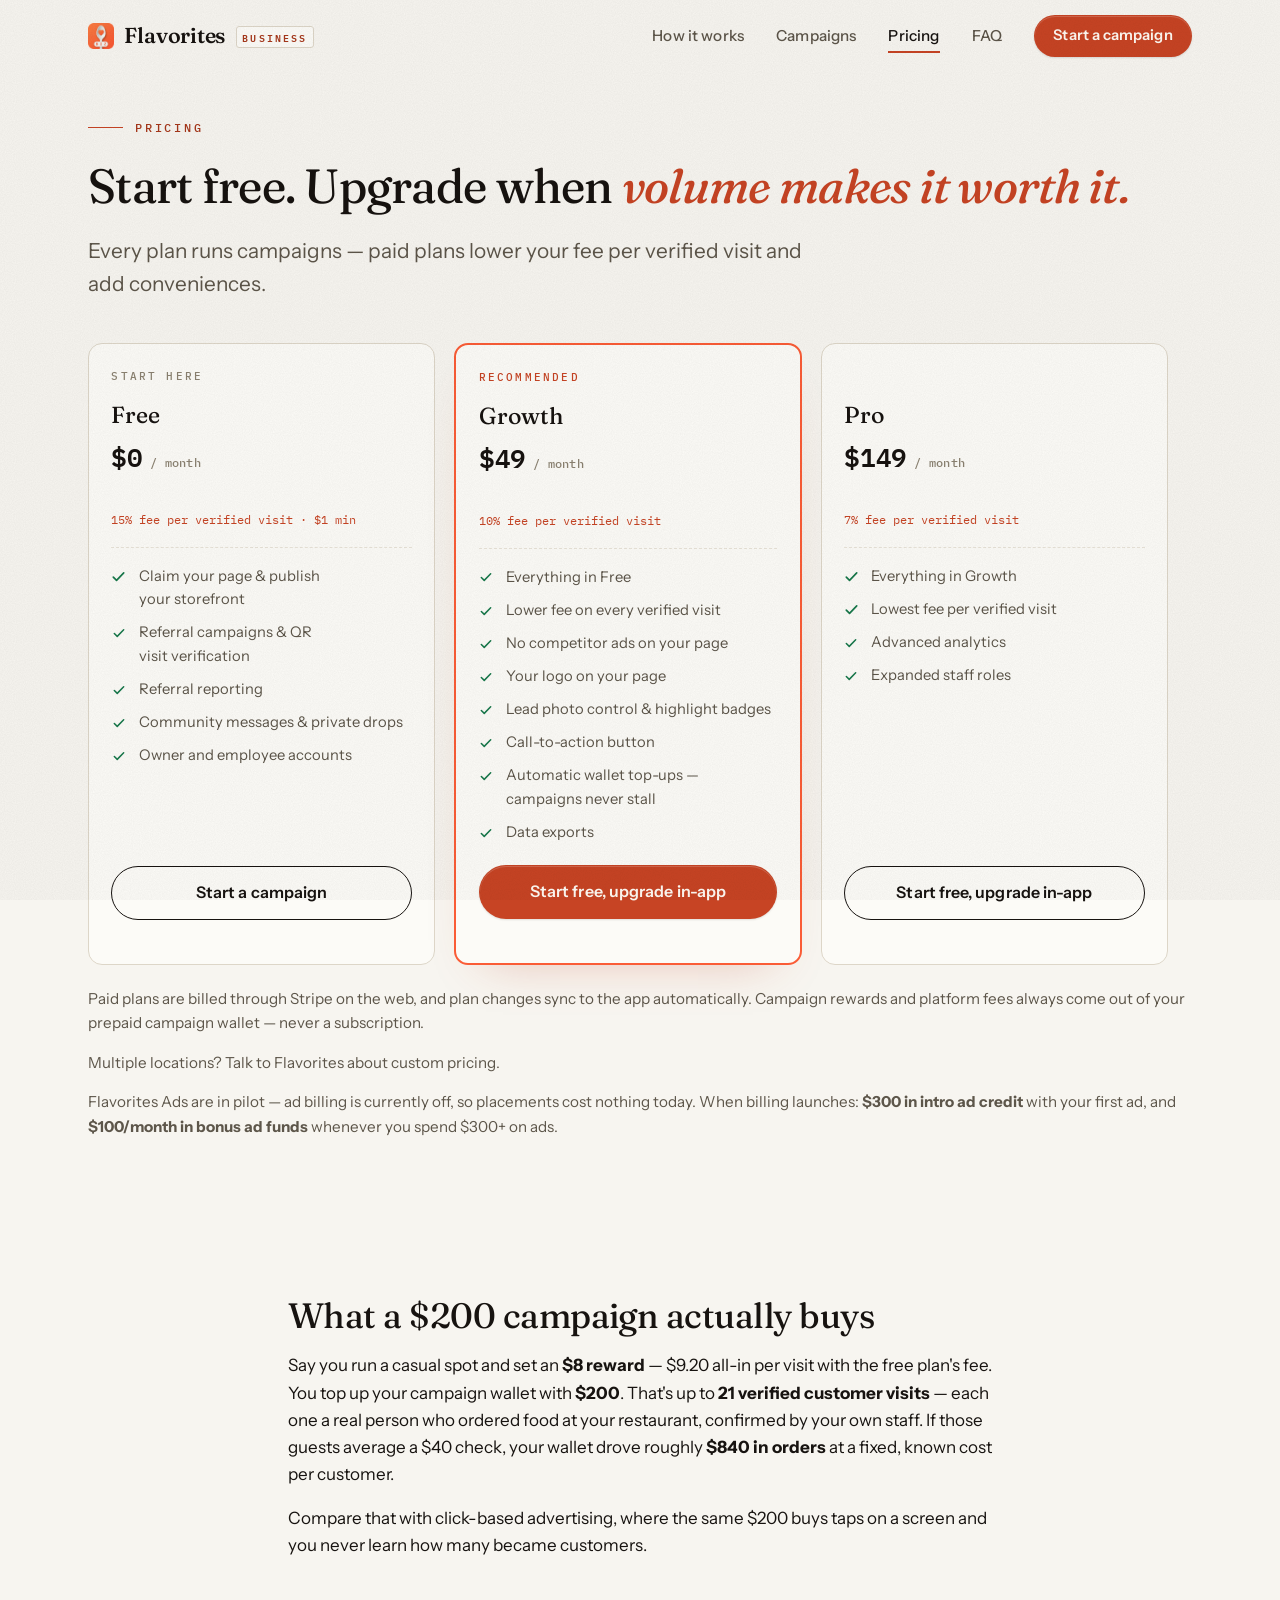
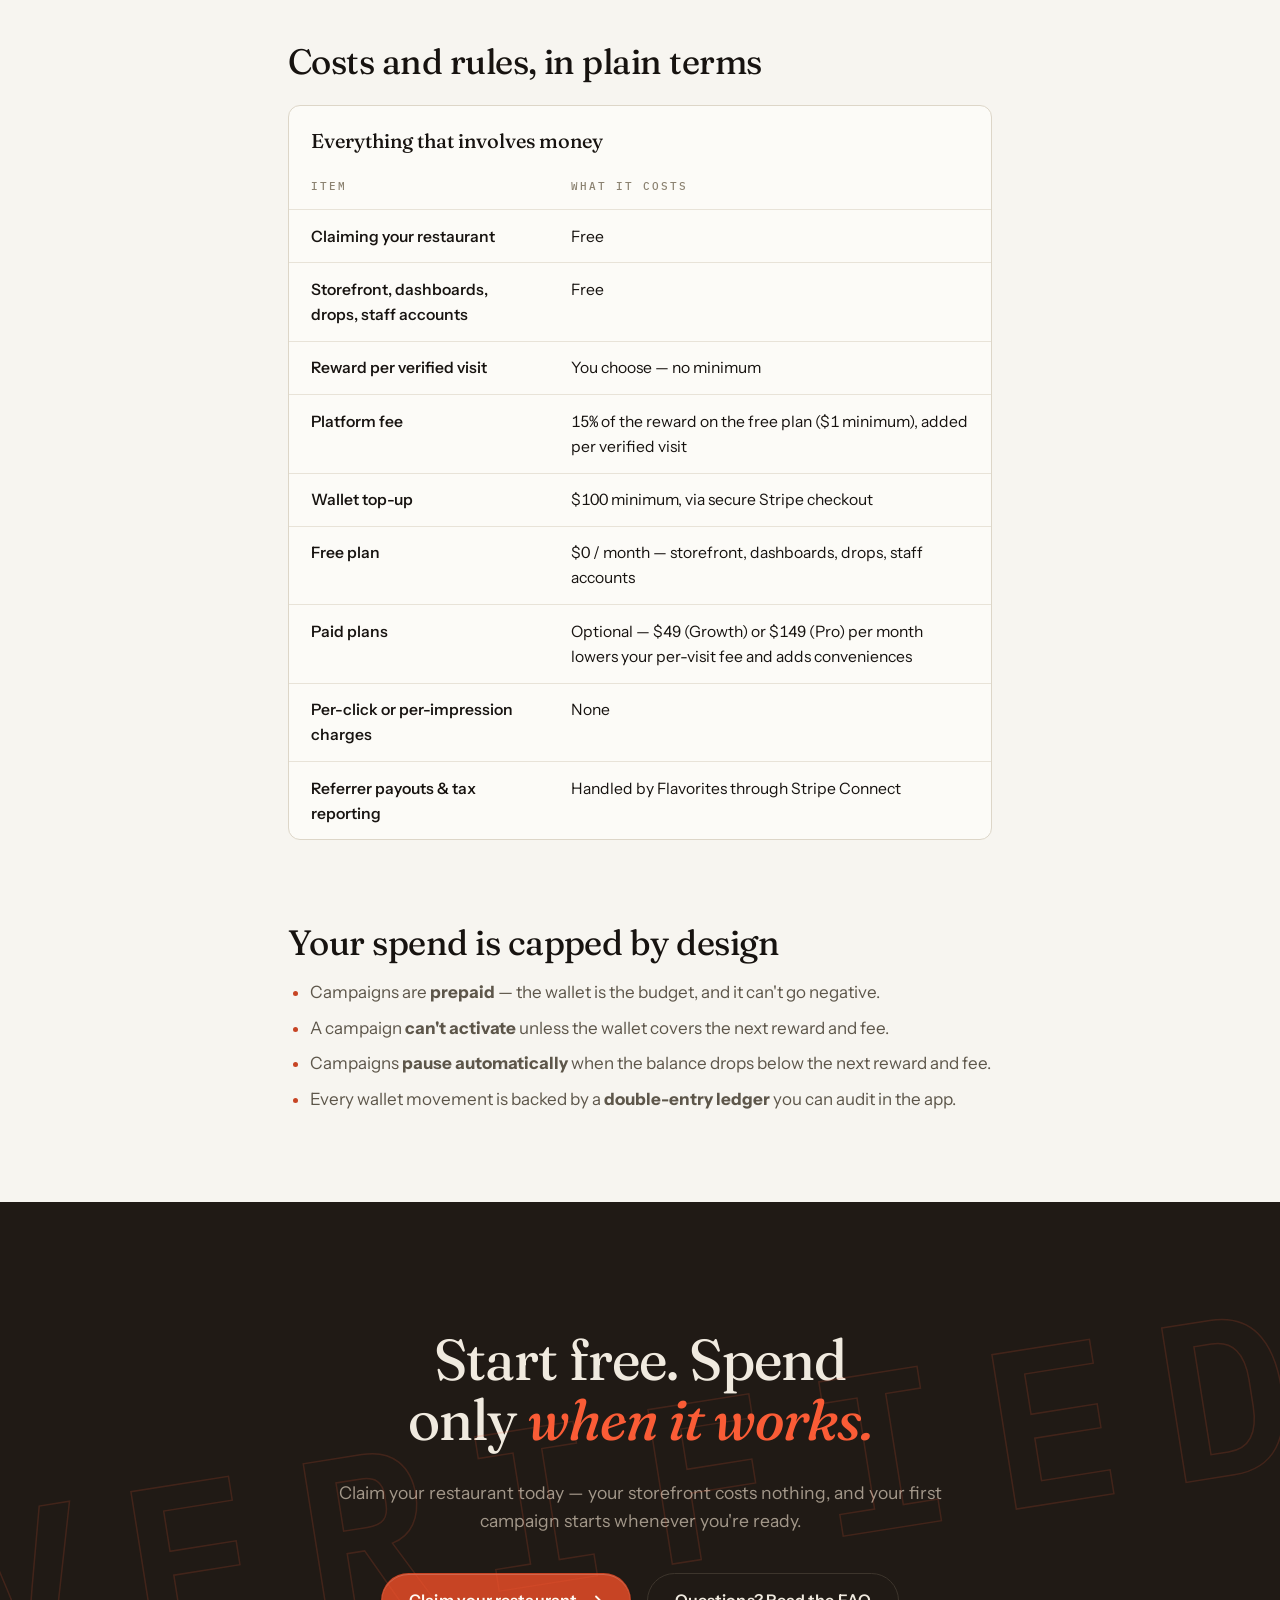
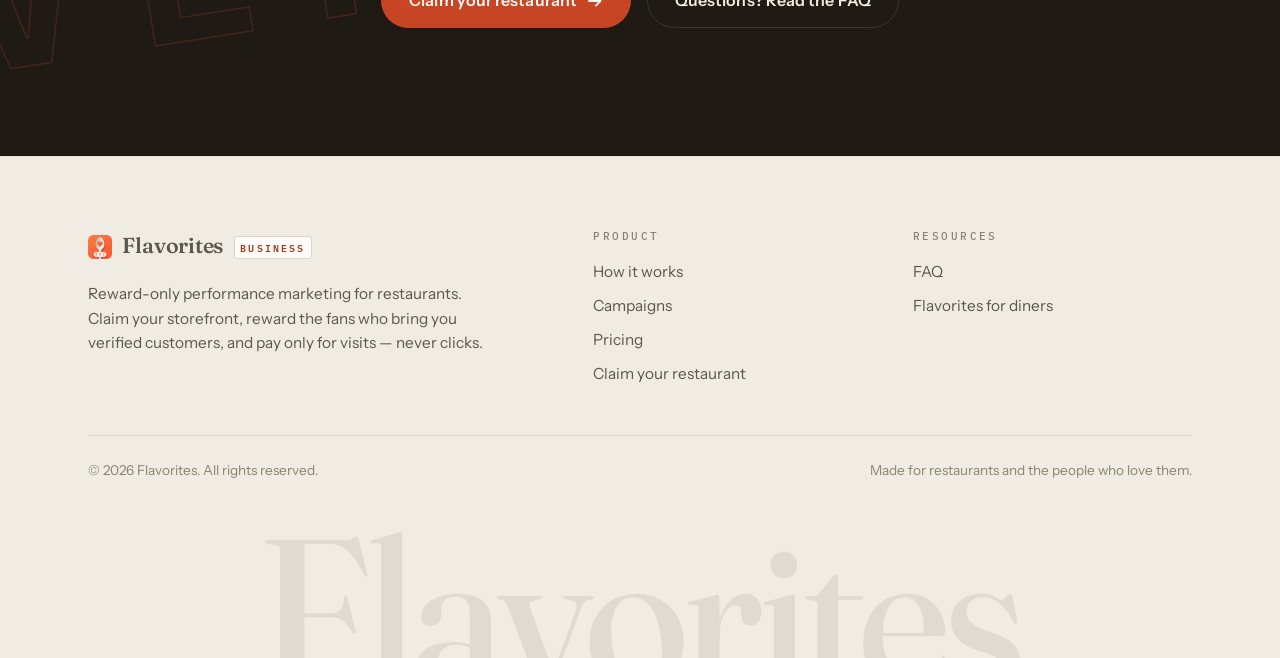
<file: pricing/index.html>
<!doctype html>
<html lang="en">
<head>
  <meta charset="utf-8">
  <meta name="viewport" content="width=device-width, initial-scale=1">
  <title>Pricing | Flavorites Business — Free Storefront, Prepaid Campaigns</title>
  <meta name="description" content="Flavorites Business pricing: start on the free plan — your storefront costs nothing. Referral campaigns are prepaid, and you set the reward per verified customer. No setup fees, no per-click charges.">
  <link rel="canonical" href="https://business.flavorites.xyz/pricing/">
  <meta name="theme-color" content="#F7F5F0">
  <link rel="icon" href="/favicon.png" type="image/png">
  <link rel="apple-touch-icon" href="/apple-touch-icon.png">

  <meta property="og:type" content="website">
  <meta property="og:site_name" content="Flavorites Business">
  <meta property="og:title" content="Flavorites Business pricing">
  <meta property="og:description" content="Start on the free plan. Prepaid referral campaigns — you set the reward per verified customer. No setup fees, no per-click charges.">
  <meta property="og:url" content="https://business.flavorites.xyz/pricing/">
  <meta property="og:image" content="https://business.flavorites.xyz/og.png">
  <meta name="twitter:card" content="summary_large_image">

  <link rel="preconnect" href="https://fonts.googleapis.com">
  <link rel="preconnect" href="https://fonts.gstatic.com" crossorigin>
  <link href="https://fonts.googleapis.com/css2?family=Fraunces:ital,opsz,wght,SOFT,WONK@0,9..144,300..700,0..100,0..1;1,9..144,300..700,0..100,0..1&family=Instrument+Sans:ital,wght@0,400..700;1,400..700&family=IBM+Plex+Mono:wght@400;500;600&display=swap" rel="stylesheet">
  <link rel="stylesheet" href="/styles.css">
  <script src="/main.js" defer></script>

  <script type="application/ld+json">
  {
    "@context": "https://schema.org",
    "@type": "BreadcrumbList",
    "itemListElement": [
      { "@type": "ListItem", "position": 1, "name": "Flavorites Business", "item": "https://business.flavorites.xyz/" },
      { "@type": "ListItem", "position": 2, "name": "Pricing", "item": "https://business.flavorites.xyz/pricing/" }
    ]
  }
  </script>
</head>
<body>
  <a class="skip-link" href="#main">Skip to main content</a>

  <header class="site-header">
    <div class="container">
      <a class="brand" href="/">
        <img src="/brand-mark.webp" width="26" height="26" alt="" decoding="async">
        Flavorites <span class="brand-badge">Business</span>
      </a>
      <nav class="site-nav" aria-label="Main">
        <a href="/how-it-works/">How it works</a>
        <a href="/affiliate-program/">Campaigns</a>
        <a href="/pricing/" aria-current="page">Pricing</a>
        <a href="/faq/">FAQ</a>
        <a class="btn btn-primary btn-sm" href="/claim/">Start a campaign</a>
      </nav>
      <button class="nav-toggle" aria-expanded="false" aria-label="Open menu" aria-controls="nav-overlay"><span></span><span></span></button>
    </div>
  </header>
  <nav class="nav-overlay" id="nav-overlay" aria-label="Menu">
    <a href="/how-it-works/"><span class="no">01</span>How it works</a>
    <a href="/affiliate-program/"><span class="no">02</span>Campaigns</a>
    <a href="/pricing/"><span class="no">03</span>Pricing</a>
    <a href="/faq/"><span class="no">04</span>FAQ</a>
    <a href="/claim/"><span class="no">05</span>Start a campaign</a>
  </nav>

  <main id="main">
    <section class="hero section-tight hero-compact">
      <div class="container">
        <span class="hero-eyebrow">Pricing</span>
        <h1>Start free. Upgrade when <em>volume makes it worth it.</em></h1>
        <p class="lede">Every plan runs campaigns — paid plans lower your fee per verified visit and add conveniences.</p>
      </div>
    </section>

    <section class="section-tight" style="padding-top:0">
      <div class="container">
        <div class="plans-grid">
          <div class="plan-card">
            <span class="tag">Start here</span>
            <h3>Free</h3>
            <p class="plan-price">$0<small> / month</small></p>
            <p class="plan-fee">15% fee per verified visit &middot; $1 min</p>
            <ul class="checklist">
              <li>Claim your page &amp; publish your storefront</li>
              <li>Referral campaigns &amp; QR visit verification</li>
              <li>Referral reporting</li>
              <li>Community messages &amp; private drops</li>
              <li>Owner and employee accounts</li>
            </ul>
            <div class="hero-actions">
              <a class="btn btn-ghost" href="/claim/">Start a campaign</a>
            </div>
          </div>
          <div class="plan-card is-featured">
            <span class="tag">Recommended</span>
            <h3>Growth</h3>
            <p class="plan-price">$49<small> / month</small></p>
            <p class="plan-fee">10% fee per verified visit</p>
            <ul class="checklist">
              <li>Everything in Free</li>
              <li>Lower fee on every verified visit</li>
              <li>No competitor ads on your page</li>
              <li>Your logo on your page</li>
              <li>Lead photo control &amp; highlight badges</li>
              <li>Call-to-action button</li>
              <li>Automatic wallet top-ups &mdash; campaigns never stall</li>
              <li>Data exports</li>
            </ul>
            <div class="hero-actions">
              <a class="btn btn-primary" href="/claim/">Start free, upgrade in-app</a>
            </div>
          </div>
          <div class="plan-card">
            <span class="tag">&nbsp;</span>
            <h3>Pro</h3>
            <p class="plan-price">$149<small> / month</small></p>
            <p class="plan-fee">7% fee per verified visit</p>
            <ul class="checklist">
              <li>Everything in Growth</li>
              <li>Lowest fee per verified visit</li>
              <li>Advanced analytics</li>
              <li>Expanded staff roles</li>
            </ul>
            <div class="hero-actions">
              <a class="btn btn-ghost" href="/claim/">Start free, upgrade in-app</a>
            </div>
          </div>
        </div>
        <p style="margin-top:1.4rem; color:var(--ink-2); font-size:0.95rem">Paid plans are billed through Stripe on the web, and plan changes sync to the app automatically. Campaign rewards and platform fees always come out of your prepaid campaign wallet — never a subscription.</p>
        <p style="margin-top:0.6rem; color:var(--ink-2); font-size:0.95rem">Multiple locations? Talk to Flavorites about custom pricing.</p>
        <p style="margin-top:0.6rem; color:var(--ink-2); font-size:0.95rem">Flavorites Ads are in pilot — ad billing is currently off, so placements cost nothing today. When billing launches: <strong>$300 in intro ad credit</strong> with your first ad, and <strong>$100/month in bonus ad funds</strong> whenever you spend $300+ on ads.</p>
      </div>
    </section>

    <section class="section-tight prose">
      <div class="container narrow">
        <h2>What a $200 campaign actually buys</h2>
        <p>Say you run a casual spot and set an <strong>$8 reward</strong> — $9.20 all-in per visit with the free plan's fee. You top up your campaign wallet with <strong>$200</strong>. That's up to <strong>21 verified customer visits</strong> — each one a real person who ordered food at your restaurant, confirmed by your own staff. If those guests average a $40 check, your wallet drove roughly <strong>$840 in orders</strong> at a fixed, known cost per customer.</p>
        <p>Compare that with click-based advertising, where the same $200 buys taps on a screen and you never learn how many became customers.</p>

        <h2>Costs and rules, in plain terms</h2>
        <div class="table-wrap">
          <table>
            <caption>Everything that involves money</caption>
            <thead>
              <tr><th scope="col">Item</th><th scope="col">What it costs</th></tr>
            </thead>
            <tbody>
              <tr><th scope="row">Claiming your restaurant</th><td>Free</td></tr>
              <tr><th scope="row">Storefront, dashboards, drops, staff accounts</th><td>Free</td></tr>
              <tr><th scope="row">Reward per verified visit</th><td>You choose — no minimum</td></tr>
              <tr><th scope="row">Platform fee</th><td>15% of the reward on the free plan ($1 minimum), added per verified visit</td></tr>
              <tr><th scope="row">Wallet top-up</th><td>$100 minimum, via secure Stripe checkout</td></tr>
              <tr><th scope="row">Free plan</th><td>$0 / month — storefront, dashboards, drops, staff accounts</td></tr>
              <tr><th scope="row">Paid plans</th><td>Optional — $49 (Growth) or $149 (Pro) per month lowers your per-visit fee and adds conveniences</td></tr>
              <tr><th scope="row">Per-click or per-impression charges</th><td>None</td></tr>
              <tr><th scope="row">Referrer payouts &amp; tax reporting</th><td>Handled by Flavorites through Stripe Connect</td></tr>
            </tbody>
          </table>
        </div>

        <h2>Your spend is capped by design</h2>
        <ul>
          <li>Campaigns are <strong>prepaid</strong> — the wallet is the budget, and it can't go negative.</li>
          <li>A campaign <strong>can't activate</strong> unless the wallet covers the next reward and fee.</li>
          <li>Campaigns <strong>pause automatically</strong> when the balance drops below the next reward and fee.</li>
          <li>Every wallet movement is backed by a <strong>double-entry ledger</strong> you can audit in the app.</li>
        </ul>
      </div>
    </section>

    <section class="cta-band">
      <div class="container">
        <h2>Start free. Spend only <em>when it works.</em></h2>
        <p>Claim your restaurant today — your storefront costs nothing, and your first campaign starts whenever you're ready.</p>
        <div class="cta-actions">
          <a class="btn btn-primary" href="/claim/">Claim your restaurant <svg class="arrow" width="16" height="16" viewBox="0 0 16 16" fill="none" stroke="currentColor" stroke-width="1.8" stroke-linecap="round" stroke-linejoin="round" aria-hidden="true"><path d="M2 8h11M9 3.5 13.5 8 9 12.5"/></svg></a>
          <a class="btn btn-ghost" href="/faq/">Questions? Read the FAQ</a>
        </div>
      </div>
    </section>
  </main>

  <footer class="site-footer">
    <div class="container">
      <div class="footer-grid">
        <div class="footer-brand">
          <a class="brand" href="/">
            <img src="/brand-mark.webp" width="24" height="24" alt="" decoding="async" loading="lazy">
            Flavorites <span class="brand-badge">Business</span>
          </a>
          <p>Reward-only performance marketing for restaurants. Claim your storefront, reward the fans who bring you verified customers, and pay only for visits — never clicks.</p>
        </div>
        <div>
          <h3>Product</h3>
          <ul>
            <li><a href="/how-it-works/">How it works</a></li>
            <li><a href="/affiliate-program/">Campaigns</a></li>
            <li><a href="/pricing/">Pricing</a></li>
            <li><a href="/claim/">Claim your restaurant</a></li>
          </ul>
        </div>
        <div>
          <h3>Resources</h3>
          <ul>
            <li><a href="/faq/">FAQ</a></li>
            <li><a href="https://flavorites.xyz/">Flavorites for diners</a></li>
          </ul>
        </div>
      </div>
      <div class="footer-legal">
        <span>&copy; 2026 Flavorites. All rights reserved.</span>
        <span>Made for restaurants and the people who love them.</span>
      </div>
    </div>
    <div class="footer-wordmark" aria-hidden="true">Flavorites</div>
  </footer>
</body>
</html>
</file>
<file: styles.css>
/* ============================================================
   Flavorites Business — business.flavorites.xyz
   Art direction: "restaurant paper" — visit-pass tickets,
   printed receipts, rubber stamps, menu dot-leaders, ledgers.
   Type: Fraunces (wonk) display · Instrument Sans text ·
   IBM Plex Mono for anything printed or counted.
   ============================================================ */

:root {
  /* paper + ink */
  --paper: #f7f5f0;
  --paper-2: #f0ece3;
  --card: #fcfbf7;
  --ink: #171310;
  --ink-2: #5d564a;
  --ink-3: #8b8271;
  --line: #ddd6c8;
  --hairline: #e8e3d8;

  /* brand */
  --terra: #fa5c36;
  --terra-deep: #c74424;
  --terra-ink: #a6371a;
  --green: #17784a;
  --green-soft: #e5efe6;

  /* dark (espresso) surfaces */
  --dark: #201a15;
  --dark-2: #2b241d;
  --dark-line: #3d352c;
  --dark-text: #f0eadf;
  --dark-muted: #a3988a;

  /* type */
  --font-display: "Fraunces", "Iowan Old Style", Georgia, serif;
  --font-body: "Instrument Sans", -apple-system, BlinkMacSystemFont, "Segoe UI", sans-serif;
  --font-mono: "IBM Plex Mono", ui-monospace, "SF Mono", Menlo, monospace;

  /* motion */
  --ease-out: cubic-bezier(0.22, 1, 0.36, 1);
  --ease-spring: cubic-bezier(0.34, 1.4, 0.44, 1);
  --dur-fast: 180ms;
  --dur-med: 420ms;
  --dur-slow: 700ms;

  /* texture */
  --grain: url("data:image/svg+xml,%3Csvg xmlns='http://www.w3.org/2000/svg' width='180' height='180'%3E%3Cfilter id='n'%3E%3CfeTurbulence type='fractalNoise' baseFrequency='0.9' numOctaves='2' stitchTiles='stitch'/%3E%3CfeColorMatrix values='0 0 0 0 0 0 0 0 0 0 0 0 0 0 0 0 0 0 0.05 0'/%3E%3C/filter%3E%3Crect width='180' height='180' filter='url(%23n)'/%3E%3C/svg%3E");
  --stamp-mask: url("data:image/svg+xml,%3Csvg xmlns='http://www.w3.org/2000/svg' width='140' height='140'%3E%3Cfilter id='m'%3E%3CfeTurbulence type='fractalNoise' baseFrequency='0.55' numOctaves='2' stitchTiles='stitch'/%3E%3CfeColorMatrix values='0 0 0 0 0 0 0 0 0 0 0 0 0 0 0 0 0 0 0.65 0.6'/%3E%3C/filter%3E%3Crect width='140' height='140' filter='url(%23m)'/%3E%3C/svg%3E");
}

* { box-sizing: border-box; }

html {
  -webkit-text-size-adjust: 100%;
  scroll-behavior: smooth;
}

body {
  margin: 0;
  background: var(--paper);
  color: var(--ink);
  font-family: var(--font-body);
  font-size: 1.0625rem;
  line-height: 1.6;
  font-feature-settings: "ss01" on;
  text-rendering: optimizeLegibility;
  -webkit-font-smoothing: antialiased;
  position: relative;
}

/* paper grain over everything, imperceptibly light */
body::before {
  content: "";
  position: fixed;
  inset: 0;
  background: var(--grain);
  pointer-events: none;
  z-index: 2147483647;
}

::selection { background: var(--terra); color: var(--card); }

img, svg { max-width: 100%; height: auto; }

a { color: var(--terra-ink); text-decoration-thickness: 1px; text-underline-offset: 3px; transition: color var(--dur-fast) ease; }
a:hover { color: var(--terra-deep); }

h1, h2 {
  font-family: var(--font-display);
  font-weight: 440;
  font-variation-settings: "SOFT" 20, "WONK" 1;
  color: var(--ink);
  line-height: 1.04;
  letter-spacing: -0.015em;
  margin: 0 0 0.5em;
  text-wrap: balance;
}
h1 { font-size: clamp(2.6rem, 5.8vw, 4.4rem); }
h2 { font-size: clamp(1.9rem, 3.6vw, 2.9rem); }
h1 em, h2 em {
  font-style: italic;
  font-weight: 470;
  color: var(--terra-deep);
}

h3 {
  font-family: var(--font-body);
  font-size: 1.15rem;
  font-weight: 600;
  letter-spacing: -0.005em;
  color: var(--ink);
  line-height: 1.3;
  margin: 0 0 0.4em;
}

p { margin: 0 0 1em; text-wrap: pretty; }

:focus-visible {
  outline: 2px solid var(--terra-deep);
  outline-offset: 3px;
  border-radius: 2px;
}

.skip-link {
  position: absolute;
  left: -9999px;
  top: 0;
  background: var(--ink);
  color: var(--card);
  padding: 0.6rem 1rem;
  z-index: 90;
  font-weight: 600;
}
.skip-link:focus { left: 12px; top: 12px; }

.container { max-width: 1200px; margin-inline: auto; padding-inline: clamp(20px, 4vw, 48px); }
.narrow { max-width: 800px; }

/* ---------- reveal choreography (JS adds .js on <html>) ---------- */

html.js [data-reveal] {
  opacity: 0;
  transform: translateY(26px);
  transition:
    opacity var(--dur-slow) var(--ease-out),
    transform var(--dur-slow) var(--ease-out);
  transition-delay: var(--d, 0ms);
}
html.js [data-reveal].is-in { opacity: 1; transform: none; }

/* ---------- header ---------- */

.site-header {
  position: sticky;
  top: 0;
  z-index: 50;
  background: color-mix(in srgb, var(--paper) 86%, transparent);
  -webkit-backdrop-filter: blur(12px);
  backdrop-filter: blur(12px);
  border-bottom: 1px solid transparent;
  transition: border-color var(--dur-med) ease, box-shadow var(--dur-med) ease;
}
.site-header.is-scrolled {
  border-bottom-color: var(--hairline);
  box-shadow: 0 1px 0 rgba(23, 19, 16, 0.02), 0 12px 32px -20px rgba(23, 19, 16, 0.18);
}

.site-header .container {
  display: flex;
  align-items: center;
  gap: 2rem;
  height: 72px;
}

.brand {
  display: inline-flex;
  align-items: center;
  gap: 0.65rem;
  text-decoration: none;
  color: var(--ink);
  font-family: var(--font-display);
  font-variation-settings: "SOFT" 20, "WONK" 1;
  font-size: 1.35rem;
  font-weight: 560;
  letter-spacing: -0.01em;
  margin-right: auto;
  white-space: nowrap;
}
.brand:hover { color: var(--ink); }
.brand img { display: block; flex: none; }
.brand .brand-badge {
  font-family: var(--font-mono);
  font-size: 0.6rem;
  font-weight: 600;
  letter-spacing: 0.22em;
  text-transform: uppercase;
  color: var(--terra-ink);
  border: 1px solid var(--line);
  background: var(--card);
  border-radius: 3px;
  padding: 0.28em 0.6em 0.22em;
  transform: translateY(1px);
}

.site-nav { display: flex; align-items: center; gap: 2rem; }
.site-nav a:not(.btn) {
  color: var(--ink-2);
  text-decoration: none;
  font-size: 0.95rem;
  font-weight: 500;
  letter-spacing: 0.01em;
  position: relative;
  padding: 0.3rem 0;
}
.site-nav a:not(.btn)::after {
  content: "";
  position: absolute;
  left: 0;
  right: 100%;
  bottom: 0;
  height: 1.5px;
  background: var(--terra-deep);
  transition: right var(--dur-med) var(--ease-out);
}
.site-nav a:not(.btn):hover { color: var(--ink); }
.site-nav a:not(.btn):hover::after { right: 0; }
.site-nav a:not(.btn)[aria-current="page"] { color: var(--ink); }
.site-nav a:not(.btn)[aria-current="page"]::after { right: 0; }

/* hamburger */
.nav-toggle {
  display: none;
  width: 44px;
  height: 44px;
  border: 0;
  background: none;
  cursor: pointer;
  position: relative;
  z-index: 70;
  margin-right: -8px;
}
.nav-toggle span {
  position: absolute;
  left: 10px;
  right: 10px;
  height: 2px;
  background: var(--ink);
  border-radius: 2px;
  transition: transform var(--dur-med) var(--ease-spring), top var(--dur-med) var(--ease-spring);
}
.nav-toggle span:nth-child(1) { top: 17px; }
.nav-toggle span:nth-child(2) { top: 25px; }
body.nav-open .nav-toggle span:nth-child(1) { top: 21px; transform: rotate(45deg); }
body.nav-open .nav-toggle span:nth-child(2) { top: 21px; transform: rotate(-45deg); }

/* mobile overlay menu */
.nav-overlay {
  position: fixed;
  inset: 0;
  z-index: 60;
  background: var(--paper-2);
  display: flex;
  flex-direction: column;
  justify-content: center;
  padding: clamp(24px, 8vw, 64px);
  opacity: 0;
  visibility: hidden;
  transition: opacity var(--dur-med) ease, visibility 0s linear var(--dur-med);
}
body.nav-open .nav-overlay {
  opacity: 1;
  visibility: visible;
  transition-delay: 0s;
}
.nav-overlay a {
  font-family: var(--font-display);
  font-variation-settings: "SOFT" 20, "WONK" 1;
  font-size: clamp(2.2rem, 9vw, 3.4rem);
  font-weight: 440;
  color: var(--ink);
  text-decoration: none;
  padding: 0.22em 0;
  border-bottom: 1px solid var(--line);
  display: flex;
  align-items: baseline;
  gap: 0.6em;
  opacity: 0;
  transform: translateY(18px);
  transition: opacity var(--dur-med) var(--ease-out), transform var(--dur-med) var(--ease-out), color var(--dur-fast) ease;
}
.nav-overlay a:hover { color: var(--terra-deep); }
.nav-overlay a .no {
  font-family: var(--font-mono);
  font-size: 0.85rem;
  color: var(--terra-ink);
  letter-spacing: 0.1em;
}
body.nav-open .nav-overlay a { opacity: 1; transform: none; }
body.nav-open .nav-overlay a:nth-child(1) { transition-delay: 60ms; }
body.nav-open .nav-overlay a:nth-child(2) { transition-delay: 110ms; }
body.nav-open .nav-overlay a:nth-child(3) { transition-delay: 160ms; }
body.nav-open .nav-overlay a:nth-child(4) { transition-delay: 210ms; }
body.nav-open .nav-overlay a:nth-child(5) { transition-delay: 260ms; }
body.nav-open { overflow: hidden; }
body.nav-open .site-header {
  z-index: 70;
  background: transparent;
  -webkit-backdrop-filter: none;
  backdrop-filter: none;
  border-bottom-color: transparent;
  box-shadow: none;
}

/* ---------- buttons ---------- */

.btn {
  display: inline-flex;
  align-items: center;
  justify-content: center;
  gap: 0.6rem;
  min-height: 52px;
  padding: 0.85rem 1.7rem;
  border-radius: 999px;
  font-family: var(--font-body);
  font-weight: 600;
  font-size: 1rem;
  letter-spacing: 0.005em;
  text-decoration: none;
  cursor: pointer;
  border: 1px solid transparent;
  transition:
    transform var(--dur-fast) var(--ease-out),
    box-shadow var(--dur-fast) var(--ease-out),
    background-color var(--dur-fast) ease,
    border-color var(--dur-fast) ease,
    color var(--dur-fast) ease;
}
.btn:active { transform: translateY(0) scale(0.98); }
.btn .arrow { transition: transform var(--dur-fast) var(--ease-out); }
.btn:hover .arrow { transform: translateX(3px); }

.btn-primary {
  background: var(--terra-deep);
  color: #fff9f2;
  box-shadow: inset 0 1px 0 rgba(255, 255, 255, 0.18), 0 1px 2px rgba(23, 19, 16, 0.12);
}
.btn-primary:hover {
  background: var(--terra-ink);
  color: #fff9f2;
  transform: translateY(-1px);
  box-shadow: inset 0 1px 0 rgba(255, 255, 255, 0.18), 0 6px 16px -6px rgba(148, 54, 31, 0.55);
}

.btn-ghost {
  background: transparent;
  color: var(--ink);
  border-color: var(--ink);
}
.btn-ghost:hover {
  background: var(--ink);
  color: var(--paper);
  transform: translateY(-1px);
}

.btn-sm { min-height: 42px; padding: 0.45rem 1.15rem; font-size: 0.92rem; }

.text-link {
  display: inline-flex;
  align-items: center;
  gap: 0.45rem;
  font-weight: 600;
  color: var(--terra-ink);
  text-decoration: none;
  border-bottom: 1.5px solid color-mix(in srgb, var(--terra-ink) 35%, transparent);
  padding-bottom: 2px;
  transition: border-color var(--dur-fast) ease, color var(--dur-fast) ease;
}
.text-link:hover { color: var(--terra-deep); border-bottom-color: var(--terra-deep); }
.text-link .arrow { transition: transform var(--dur-fast) var(--ease-out); }
.text-link:hover .arrow { transform: translateX(3px); }

/* ---------- section scaffolding ---------- */

.section { padding-block: clamp(4rem, 9vw, 7.5rem); }
.section-tight { padding-block: clamp(2.75rem, 6vw, 4.5rem); }
.section-alt { background: var(--paper-2); border-block: 1px solid var(--hairline); }

.sec-head { margin-bottom: clamp(2.4rem, 5vw, 4rem); max-width: 780px; }
.sec-rule {
  display: flex;
  align-items: center;
  gap: 1rem;
  margin-bottom: 1.6rem;
}
.sec-no {
  font-family: var(--font-mono);
  font-size: 0.78rem;
  font-weight: 500;
  letter-spacing: 0.14em;
  color: var(--terra-ink);
  white-space: nowrap;
}
.sec-label {
  font-family: var(--font-mono);
  font-size: 0.78rem;
  font-weight: 500;
  letter-spacing: 0.22em;
  text-transform: uppercase;
  color: var(--ink-3);
  white-space: nowrap;
}
.sec-rule .rule { flex: 1; height: 1px; background: var(--line); }
.sec-head p { color: var(--ink-2); font-size: 1.12rem; max-width: 44rem; }

.lede {
  font-size: clamp(1.12rem, 2vw, 1.3rem);
  line-height: 1.55;
  color: var(--ink-2);
  max-width: 42rem;
}

/* ---------- hero ---------- */

.hero { padding-block: clamp(3.5rem, 8vw, 6rem) clamp(3.5rem, 8vw, 5.5rem); overflow: hidden; }
.hero-grid {
  display: grid;
  grid-template-columns: minmax(0, 7fr) minmax(0, 5fr);
  gap: clamp(2.5rem, 6vw, 5rem);
  align-items: center;
}
.hero-eyebrow {
  display: inline-flex;
  align-items: center;
  gap: 0.75rem;
  font-family: var(--font-mono);
  font-size: 0.78rem;
  font-weight: 500;
  letter-spacing: 0.22em;
  text-transform: uppercase;
  color: var(--terra-ink);
  margin-bottom: 1.5rem;
}
.hero-eyebrow::before { content: ""; width: 2.2rem; height: 1px; background: var(--terra-deep); }
.hero-actions { display: flex; flex-wrap: wrap; align-items: center; gap: 1rem 1.6rem; margin: 2.2rem 0 1.3rem; }
.hero-note { color: var(--ink-3); font-size: 0.94rem; max-width: 34rem; }

/* ---------- the visit-pass ticket ---------- */

.hero-visual {
  position: relative;
  display: grid;
  justify-items: center;
  padding-block: 1rem 2.5rem;
}
.hero-visual::before {
  /* off-register paper swatch behind the ticket */
  content: "";
  position: absolute;
  inset: 6% -4% 10% 10%;
  background: var(--paper-2);
  border: 1px solid var(--hairline);
  border-radius: 6px;
  transform: rotate(2.2deg);
}

.ticket {
  position: relative;
  width: min(340px, 88%);
  background: var(--card);
  border: 1px solid var(--line);
  border-radius: 10px;
  padding: 1.5rem 1.6rem 1.3rem;
  box-shadow:
    0 1px 2px rgba(23, 19, 16, 0.06),
    0 24px 48px -24px rgba(23, 19, 16, 0.28);
  transform: rotate(-2.4deg);
  font-family: var(--font-mono);
  color: var(--ink);
}
.ticket-head {
  display: flex;
  justify-content: space-between;
  align-items: baseline;
  gap: 1rem;
  font-size: 0.68rem;
  font-weight: 600;
  letter-spacing: 0.18em;
  text-transform: uppercase;
  color: var(--ink-2);
  margin-bottom: 1.1rem;
  white-space: nowrap;
}
.ticket-head .heart { color: var(--terra); letter-spacing: 0; margin-right: 0.45em; }

.ticket .qr {
  display: block;
  width: 132px;
  margin: 0 auto 1.1rem;
  color: var(--ink);
  shape-rendering: crispEdges;
}

.ticket-rows { font-size: 0.78rem; line-height: 1.5; letter-spacing: 0.02em; }
.ticket-row { display: flex; justify-content: space-between; gap: 1rem; padding: 0.32rem 0; }
.ticket-row dt { color: var(--ink-3); margin: 0; }
.ticket-row dd { margin: 0; font-weight: 500; text-align: right; white-space: nowrap; }

/* Hero referral story — three lines, read in five seconds */
.ticket-story { font-size: 0.85rem; margin-top: 0.3rem; }
.ticket-story .ticket-row { padding: 0.72rem 0; align-items: baseline; }
.ticket-story .ticket-row + .ticket-row { border-top: 1px dashed var(--hairline); }
.ticket-story dt { color: var(--ink); display: flex; align-items: baseline; gap: 0.55rem; }
.ticket-story dd { font-weight: 600; }
.story-no {
  font-size: 0.62rem;
  font-weight: 600;
  color: var(--terra-deep);
  border: 1px solid var(--line);
  border-radius: 50%;
  width: 1.3rem;
  height: 1.3rem;
  display: inline-flex;
  align-items: center;
  justify-content: center;
  flex: none;
  transform: translateY(0.15em);
}
.story-heart { color: var(--terra); font-size: 0.8rem; }
.story-reward { color: var(--terra-deep); }

.ticket-tear {
  position: relative;
  border-top: 2px dashed var(--line);
  margin: 1.05rem -1.6rem 0.9rem;
}
.ticket-tear::before, .ticket-tear::after {
  content: "";
  position: absolute;
  top: -9px;
  width: 18px;
  height: 18px;
  border-radius: 50%;
  background: var(--paper);
  border: 1px solid var(--line);
}
.ticket-tear::before { left: -10px; clip-path: inset(0 0 0 50%); }
.ticket-tear::after { right: -10px; clip-path: inset(0 50% 0 0); }

.ticket-foot {
  display: flex;
  justify-content: space-between;
  align-items: center;
  gap: 1rem;
  font-size: 0.66rem;
  letter-spacing: 0.14em;
  text-transform: uppercase;
  color: var(--ink-3);
  white-space: nowrap;
}
.barcode {
  height: 26px;
  width: 108px;
  background: repeating-linear-gradient(90deg,
    var(--ink) 0 2px, transparent 2px 4px,
    var(--ink) 4px 7px, transparent 7px 9px,
    var(--ink) 9px 10px, transparent 10px 14px);
  opacity: 0.85;
}

/* the VERIFIED stamp — lands on the tear line, clear of the story rows */
.stamp {
  position: absolute;
  top: 74%;
  left: 56%;
  padding: 0.45rem 0.95rem 0.4rem;
  border: 3px solid var(--terra);
  border-radius: 7px;
  color: var(--terra);
  font-family: var(--font-mono);
  font-weight: 600;
  font-size: 1.02rem;
  letter-spacing: 0.28em;
  text-transform: uppercase;
  text-align: center;
  line-height: 1.25;
  transform: translate(-50%, -50%) rotate(-8deg) scale(2.4);
  opacity: 0;
  mix-blend-mode: multiply;
  -webkit-mask-image: var(--stamp-mask);
  mask-image: var(--stamp-mask);
  pointer-events: none;
}
.stamp small {
  display: block;
  font-size: 0.58rem;
  letter-spacing: 0.2em;
  font-weight: 500;
  margin-top: 0.15rem;
}
.ticket.is-stamped .stamp { animation: stamp-in 560ms var(--ease-out) forwards; }
@keyframes stamp-in {
  0%   { opacity: 0; transform: translate(-50%, -50%) rotate(-12deg) scale(2.4); }
  52%  { opacity: 1; transform: translate(-50%, -50%) rotate(-8deg) scale(0.93); }
  74%  { transform: translate(-50%, -50%) rotate(-8.4deg) scale(1.045); }
  100% { opacity: 1; transform: translate(-50%, -50%) rotate(-8deg) scale(1); }
}
.ticket.is-stamped { animation: ticket-thump 560ms var(--ease-out); }
@keyframes ticket-thump {
  0%, 46% { transform: rotate(-2.4deg) translateY(0); }
  58% { transform: rotate(-2.9deg) translateY(3px); }
  78% { transform: rotate(-2.2deg) translateY(-1px); }
  100% { transform: rotate(-2.4deg) translateY(0); }
}

/* reward chip that follows the stamp */
.reward-chip {
  position: absolute;
  bottom: 2px;
  right: max(2%, 8px);
  display: inline-flex;
  align-items: center;
  gap: 0.55rem;
  background: var(--dark);
  color: var(--dark-text);
  font-family: var(--font-mono);
  font-size: 0.8rem;
  letter-spacing: 0.03em;
  padding: 0.65rem 1rem;
  border-radius: 8px;
  box-shadow: 0 16px 32px -16px rgba(23, 19, 16, 0.5);
  opacity: 0;
  transform: translateY(14px) scale(0.92);
}
.reward-chip .dot { width: 7px; height: 7px; border-radius: 50%; background: #59b57f; }
.hero-visual.is-rewarded .reward-chip {
  animation: chip-in 500ms var(--ease-spring) forwards;
}
@keyframes chip-in {
  from { opacity: 0; transform: translateY(14px) scale(0.92); }
  to   { opacity: 1; transform: translateY(0) scale(1); }
}

/* ---------- ticker ---------- */

.ticker {
  border-block: 1px solid var(--hairline);
  background: var(--card);
  overflow: hidden;
  padding-block: 0.85rem;
  display: flex;
  user-select: none;
}
.ticker-track {
  display: flex;
  flex-shrink: 0;
  gap: 3rem;
  padding-right: 3rem;
  align-items: center;
  animation: ticker-scroll 36s linear infinite;
  white-space: nowrap;
}
.ticker:hover .ticker-track { animation-play-state: paused; }
.ticker-track span {
  font-family: var(--font-mono);
  font-size: 0.8rem;
  font-weight: 500;
  letter-spacing: 0.2em;
  text-transform: uppercase;
  color: var(--ink-2);
  display: inline-flex;
  align-items: center;
  gap: 3rem;
}
.ticker-track span::after { content: "✺"; color: var(--terra); font-size: 0.9rem; letter-spacing: 0; }
@keyframes ticker-scroll { to { transform: translateX(-100%); } }

/* ---------- compare (the old way / the flavorites way) ---------- */

.compare-grid {
  display: grid;
  grid-template-columns: minmax(0, 5fr) minmax(0, 6fr);
  gap: 1.5rem;
  align-items: stretch;
}
.compare-col {
  border: 1px solid var(--line);
  border-radius: 14px;
  padding: clamp(1.6rem, 3vw, 2.4rem);
  background: var(--card);
}
.compare-col .tag {
  font-family: var(--font-mono);
  font-size: 0.72rem;
  font-weight: 500;
  letter-spacing: 0.2em;
  text-transform: uppercase;
  color: var(--ink-3);
  display: block;
  margin-bottom: 1.1rem;
}
.compare-col h3 {
  font-family: var(--font-display);
  font-variation-settings: "SOFT" 20, "WONK" 1;
  font-size: 1.6rem;
  font-weight: 460;
  margin-bottom: 1.2rem;
}
.compare-col.is-dark {
  background: var(--dark);
  border-color: var(--dark);
  color: var(--dark-text);
  box-shadow: 0 32px 64px -40px rgba(23, 19, 16, 0.55);
}
.compare-col.is-dark .tag { color: var(--dark-muted); }
.compare-col.is-dark h3 { color: var(--dark-text); }

/* ---------- pricing plan columns ---------- */

/* Compact hero for the pricing page: the plan grid is the headline act,
   so the intro stays short enough to keep the cards above the fold. */
.hero-compact { padding-top: clamp(1.6rem, 4vh, 3rem); padding-bottom: clamp(1rem, 2.5vh, 1.8rem); }
.hero-compact h1 { font-size: clamp(2rem, 4.2vw, 3rem); max-width: 44ch; }
.hero-compact .lede { max-width: 62ch; }

.plans-grid {
  display: grid;
  grid-template-columns: repeat(3, minmax(0, 1fr));
  gap: 1.2rem;
  align-items: stretch;
  max-width: 1080px;
}
.plan-card {
  display: flex;
  flex-direction: column;
  border: 1px solid var(--line);
  border-radius: 14px;
  padding: 1.5rem 1.4rem 1.4rem;
  background: var(--card);
}
.plan-card .tag {
  font-family: var(--font-mono);
  font-size: 0.68rem;
  font-weight: 500;
  letter-spacing: 0.2em;
  text-transform: uppercase;
  color: var(--ink-3);
  display: block;
  margin-bottom: 0.9rem;
  min-height: 1em;
}
.plan-card h3 {
  font-family: var(--font-display);
  font-variation-settings: "SOFT" 20, "WONK" 1;
  font-size: 1.45rem;
  font-weight: 460;
  margin-bottom: 0.35rem;
}
.plan-price {
  font-family: var(--font-mono);
  font-size: 1.6rem;
  font-weight: 600;
  color: var(--ink);
  letter-spacing: -0.01em;
}
.plan-price small {
  font-size: 0.72rem;
  font-weight: 500;
  color: var(--ink-3);
  letter-spacing: 0.02em;
}
.plan-fee {
  font-family: var(--font-mono);
  font-size: 0.74rem;
  color: var(--terra-deep);
  margin: 0.55rem 0 1.05rem;
  padding-bottom: 1.05rem;
  border-bottom: 1px dashed var(--hairline);
}
.plan-card .checklist { gap: 0.6rem; font-size: 0.92rem; }
.plan-card .checklist li { padding-left: 1.7rem; }
.plan-card .checklist li::before { width: 0.9rem; height: 0.9rem; top: 0.32em; }
/* Short feature lists stay compact at the top; the button rests on the
   card's floor so columns align without stretched spacing. */
.plan-card .hero-actions { margin-top: auto; padding-top: 1.25rem; }
.plan-card .btn { width: 100%; justify-content: center; }
.plan-card.is-featured {
  border: 2px solid var(--terra);
  box-shadow: 0 24px 48px -32px rgba(199, 68, 36, 0.35);
}
.plan-card.is-featured .tag { color: var(--terra-deep); }
@media (max-width: 980px) {
  .plans-grid { grid-template-columns: repeat(2, minmax(0, 1fr)); }
}
@media (max-width: 560px) {
  .plans-grid { grid-template-columns: minmax(0, 1fr); }
}

/* ---------- lists: checks and crosses ---------- */

.checklist { list-style: none; margin: 0; padding: 0; display: grid; gap: 0.85rem; }
.checklist li {
  position: relative;
  padding-left: 2rem;
  color: var(--ink-2);
  text-wrap: pretty;
}
.checklist li strong { color: inherit; font-weight: 600; }
.checklist li::before {
  content: "";
  position: absolute;
  left: 0;
  top: 0.3em;
  width: 1.05rem;
  height: 1.05rem;
  background: currentColor;
  -webkit-mask: url('data:image/svg+xml;utf8,<svg xmlns="http://www.w3.org/2000/svg" viewBox="0 0 24 24" fill="none" stroke="black" stroke-width="2.6" stroke-linecap="round" stroke-linejoin="round"><path d="M4 12.8l5 5L20 6.5"/></svg>') center / contain no-repeat;
  mask: url('data:image/svg+xml;utf8,<svg xmlns="http://www.w3.org/2000/svg" viewBox="0 0 24 24" fill="none" stroke="black" stroke-width="2.6" stroke-linecap="round" stroke-linejoin="round"><path d="M4 12.8l5 5L20 6.5"/></svg>') center / contain no-repeat;
  color: var(--green);
}
.compare-col.is-dark .checklist li { color: color-mix(in srgb, var(--dark-text) 84%, var(--dark-muted)); }
.compare-col.is-dark .checklist li strong { color: var(--dark-text); }
.compare-col.is-dark .checklist li::before { color: var(--terra); }

.xlist li::before {
  -webkit-mask: url('data:image/svg+xml;utf8,<svg xmlns="http://www.w3.org/2000/svg" viewBox="0 0 24 24" fill="none" stroke="black" stroke-width="2.4" stroke-linecap="round"><path d="M6 6l12 12M18 6L6 18"/></svg>') center / contain no-repeat;
  mask: url('data:image/svg+xml;utf8,<svg xmlns="http://www.w3.org/2000/svg" viewBox="0 0 24 24" fill="none" stroke="black" stroke-width="2.4" stroke-linecap="round"><path d="M6 6l12 12M18 6L6 18"/></svg>') center / contain no-repeat;
  color: var(--ink-3);
}

/* ---------- fact strip ---------- */

.facts {
  display: grid;
  grid-template-columns: repeat(4, 1fr);
}
.fact {
  padding: clamp(1.8rem, 3.5vw, 2.8rem) 1.5rem;
  border-left: 1px solid var(--hairline);
  text-align: left;
}
.fact:first-child { border-left: 0; }
.fact strong {
  display: block;
  font-family: var(--font-display);
  font-variation-settings: "SOFT" 20, "WONK" 1;
  font-size: clamp(2.6rem, 4.6vw, 3.8rem);
  font-weight: 400;
  line-height: 1;
  color: var(--ink);
  font-variant-numeric: lining-nums tabular-nums;
  margin-bottom: 0.55rem;
}
.fact strong sub, .fact strong sup { font-size: 0.45em; font-weight: 500; }
.fact > span {
  color: var(--ink-2);
  font-size: 0.95rem;
  line-height: 1.45;
  display: block;
  max-width: 15rem;
}

/* ---------- steps ---------- */

.steps {
  list-style: none;
  counter-reset: step;
  margin: 0;
  padding: 0;
  position: relative;
}
.steps > li {
  counter-increment: step;
  position: relative;
  padding: 1.9rem 0 1.9rem 4.6rem;
}
.steps > li + li { border-top: 1px solid var(--hairline); }
.steps > li::before {
  content: counter(step, decimal-leading-zero);
  position: absolute;
  left: 0;
  top: 1.85rem;
  width: 2.6rem;
  height: 2.6rem;
  display: grid;
  place-items: center;
  font-family: var(--font-mono);
  font-size: 0.82rem;
  font-weight: 500;
  letter-spacing: 0.06em;
  color: var(--terra-ink);
  border: 1px solid var(--line);
  border-radius: 50%;
  background: var(--card);
}
.steps h3 {
  font-family: var(--font-display);
  font-variation-settings: "SOFT" 20, "WONK" 1;
  font-size: 1.45rem;
  font-weight: 470;
  margin-bottom: 0.4rem;
}
.steps p { color: var(--ink-2); margin-bottom: 0; max-width: 46rem; }

/* ---------- receipt & ledger (dark section) ---------- */

.section-dark {
  background: var(--dark);
  color: var(--dark-text);
  overflow: hidden;
}
.section-dark h2 { color: var(--dark-text); }
.section-dark h2 em { color: var(--terra); }
.section-dark .sec-label { color: var(--dark-muted); }
.section-dark .sec-no { color: var(--terra); }
.section-dark .sec-rule .rule { background: var(--dark-line); }
.section-dark .sec-head p, .section-dark p { color: var(--dark-muted); }
.section-dark a { color: var(--dark-text); }

.ledger-grid {
  display: grid;
  grid-template-columns: minmax(0, 6fr) minmax(0, 5fr);
  gap: clamp(2.5rem, 6vw, 5rem);
  align-items: center;
}

.receipt {
  background: #fbf8f1;
  color: var(--ink);
  font-family: var(--font-mono);
  width: min(400px, 100%);
  margin-inline: auto;
  padding: 1.7rem 1.7rem 1.1rem;
  border-radius: 8px 8px 0 0;
  box-shadow: 0 32px 64px -32px rgba(0, 0, 0, 0.6);
  transform: rotate(1.6deg);
  position: relative;
}
.receipt::after {
  /* torn sawtooth bottom edge */
  content: "";
  position: absolute;
  top: 100%;
  left: 0;
  width: 100%;
  height: 9px;
  background: #fbf8f1;
  clip-path: polygon(0 0, 100% 0, 97.5% 100%, 95% 0, 92.5% 100%, 90% 0, 87.5% 100%, 85% 0, 82.5% 100%, 80% 0, 77.5% 100%, 75% 0, 72.5% 100%, 70% 0, 67.5% 100%, 65% 0, 62.5% 100%, 60% 0, 57.5% 100%, 55% 0, 52.5% 100%, 50% 0, 47.5% 100%, 45% 0, 42.5% 100%, 40% 0, 37.5% 100%, 35% 0, 32.5% 100%, 30% 0, 27.5% 100%, 25% 0, 22.5% 100%, 20% 0, 17.5% 100%, 15% 0, 12.5% 100%, 10% 0, 7.5% 100%, 5% 0, 2.5% 100%);
}
.receipt-head {
  text-align: center;
  font-size: 0.72rem;
  letter-spacing: 0.22em;
  text-transform: uppercase;
  color: var(--ink-2);
  padding-bottom: 0.9rem;
  margin-bottom: 0.9rem;
  border-bottom: 1px dashed var(--line);
}
.receipt-head strong { display: block; font-size: 0.85rem; color: var(--ink); margin-bottom: 0.2rem; }
.receipt table { width: 100%; border-collapse: collapse; font-size: 0.8rem; }
.receipt td { padding: 0.42rem 0; vertical-align: baseline; }
.receipt td:last-child { text-align: right; font-variant-numeric: tabular-nums; white-space: nowrap; }
.receipt .r-label { color: var(--ink-2); }
.receipt .r-total td {
  border-top: 1px dashed var(--line);
  padding-top: 0.7rem;
  font-weight: 600;
  font-size: 0.9rem;
}
.receipt .r-credit td:last-child { color: var(--green); }
.receipt .r-debit td:last-child { color: var(--terra-ink); }
.receipt-foot {
  text-align: center;
  font-size: 0.66rem;
  letter-spacing: 0.18em;
  text-transform: uppercase;
  color: var(--ink-3);
  padding-top: 0.9rem;
  margin-top: 0.6rem;
  border-top: 1px dashed var(--line);
}

html.js .receipt tbody tr { opacity: 0; transform: translateY(8px); transition: opacity 480ms var(--ease-out), transform 480ms var(--ease-out); transition-delay: var(--d, 0ms); }
html.js .receipt.is-in tbody tr { opacity: 1; transform: none; }

.ledger-points { list-style: none; margin: 2rem 0 0; padding: 0; display: grid; gap: 1.3rem; }
.ledger-points li { display: grid; grid-template-columns: auto 1fr; gap: 1rem; align-items: baseline; }
.ledger-points .lp-no {
  font-family: var(--font-mono);
  font-size: 0.75rem;
  color: var(--terra);
  letter-spacing: 0.1em;
  transform: translateY(-1px);
}
.ledger-points strong { color: var(--dark-text); font-weight: 600; }
.ledger-points p { margin: 0.15rem 0 0; font-size: 0.98rem; }

/* ---------- menu-style feature list ---------- */

.menu-list {
  display: grid;
  grid-template-columns: 1fr 1fr;
  gap: 0 clamp(2.5rem, 6vw, 5rem);
}
.menu-item {
  padding: 1.7rem 0 1.8rem;
  border-top: 1px solid var(--line);
}
.menu-item .menu-row {
  display: flex;
  align-items: baseline;
  gap: 0.75rem;
  margin-bottom: 0.55rem;
}
.menu-item h3 {
  font-family: var(--font-display);
  font-variation-settings: "SOFT" 20, "WONK" 1;
  font-size: 1.4rem;
  font-weight: 470;
  margin: 0;
  transition: color var(--dur-fast) ease;
}
.menu-item:hover h3 { color: var(--terra-deep); }
.menu-item .leader {
  flex: 1;
  min-width: 2rem;
  border-bottom: 2px dotted var(--line);
  transform: translateY(-5px);
}
.menu-item .menu-no {
  font-family: var(--font-mono);
  font-size: 0.78rem;
  color: var(--ink-3);
  letter-spacing: 0.1em;
}
.menu-item p { color: var(--ink-2); margin: 0; font-size: 0.99rem; max-width: 34rem; }

/* ---------- tables (printed) ---------- */

.table-wrap {
  overflow-x: auto;
  border: 1px solid var(--line);
  border-radius: 12px;
  background: var(--card);
}
table { border-collapse: collapse; width: 100%; font-size: 0.98rem; }
caption {
  text-align: left;
  padding: 1.2rem 1.4rem 0.2rem;
  font-family: var(--font-display);
  font-variation-settings: "SOFT" 20, "WONK" 1;
  font-size: 1.25rem;
  font-weight: 470;
  color: var(--ink);
}
th, td { text-align: left; padding: 0.85rem 1.4rem; border-top: 1px solid var(--hairline); vertical-align: top; }
thead th {
  border-top: 0;
  font-family: var(--font-mono);
  font-size: 0.7rem;
  font-weight: 500;
  letter-spacing: 0.18em;
  text-transform: uppercase;
  color: var(--ink-3);
  padding-top: 1.1rem;
}
tbody th { font-weight: 550; color: var(--ink); }
td:last-child, th:last-child { font-variant-numeric: tabular-nums; }
tbody tr { transition: background-color var(--dur-fast) ease; }
tbody tr:hover { background: color-mix(in srgb, var(--paper-2) 55%, transparent); }

/* ---------- FAQ accordion ---------- */

.faq-list { display: grid; margin: 0; padding: 0; border-top: 1px solid var(--line); }
.faq-list details { border-bottom: 1px solid var(--line); }
.faq-list summary {
  cursor: pointer;
  list-style: none;
  display: flex;
  justify-content: space-between;
  align-items: center;
  gap: 1.5rem;
  padding: 1.35rem 0.2rem;
  font-family: var(--font-display);
  font-variation-settings: "SOFT" 20, "WONK" 1;
  font-size: 1.25rem;
  font-weight: 470;
  color: var(--ink);
  transition: color var(--dur-fast) ease;
}
.faq-list summary:hover { color: var(--terra-deep); }
.faq-list summary::-webkit-details-marker { display: none; }
.faq-icon {
  flex: none;
  position: relative;
  width: 30px;
  height: 30px;
  border: 1px solid var(--line);
  border-radius: 50%;
  transition: transform var(--dur-med) var(--ease-out), background-color var(--dur-fast) ease, border-color var(--dur-fast) ease;
}
.faq-icon::before, .faq-icon::after {
  content: "";
  position: absolute;
  top: 50%;
  left: 50%;
  width: 11px;
  height: 1.6px;
  background: var(--ink);
  transform: translate(-50%, -50%);
  transition: transform var(--dur-med) var(--ease-out), background-color var(--dur-fast) ease;
}
.faq-icon::after { transform: translate(-50%, -50%) rotate(90deg); }
details[open] .faq-icon { transform: rotate(45deg); background: var(--ink); border-color: var(--ink); }
details[open] .faq-icon::before, details[open] .faq-icon::after { background: var(--paper); }
.faq-body { overflow: hidden; }
.faq-body-inner { padding: 0.1rem 3.2rem 1.5rem 0.2rem; color: var(--ink-2); max-width: 46rem; }
.faq-body-inner p:last-child { margin-bottom: 0; }

/* ---------- prose ---------- */

.prose h2 {
  margin-top: 2.4em;
  font-size: clamp(1.6rem, 3vw, 2.2rem);
}
.prose h2:first-child { margin-top: 0; }
.prose ul, .prose ol { padding-left: 1.4rem; color: var(--ink-2); }
.prose li { margin-bottom: 0.5em; text-wrap: pretty; }
.prose li::marker { color: var(--terra-deep); font-family: var(--font-mono); font-size: 0.9em; }
.prose .table-wrap { margin-block: 1.5rem; }

/* ---------- CTA band ---------- */

.cta-band {
  position: relative;
  background: var(--dark);
  color: var(--dark-text);
  text-align: center;
  padding-block: clamp(4.5rem, 10vw, 8rem);
  overflow: hidden;
}
.cta-band::before {
  /* faint oversized stamp motif */
  content: "VERIFIED";
  position: absolute;
  top: 50%;
  left: 50%;
  transform: translate(-50%, -50%) rotate(-9deg);
  font-family: var(--font-mono);
  font-weight: 600;
  font-size: clamp(6rem, 18vw, 14rem);
  letter-spacing: 0.18em;
  color: transparent;
  -webkit-text-stroke: 1.5px rgba(250, 92, 54, 0.16);
  pointer-events: none;
  white-space: nowrap;
}
.cta-band h2 {
  color: var(--dark-text);
  font-size: clamp(2.2rem, 4.6vw, 3.6rem);
  max-width: 22ch;
  margin-inline: auto;
}
.cta-band h2 em { color: var(--terra); }
.cta-band p { color: var(--dark-muted); max-width: 40rem; margin-inline: auto; font-size: 1.1rem; }
.cta-band .cta-actions {
  display: flex;
  flex-wrap: wrap;
  justify-content: center;
  gap: 1rem;
  margin-top: 2.4rem;
}
.cta-band .btn-ghost { color: var(--dark-text); border-color: var(--dark-line); }
.cta-band .btn-ghost:hover { background: var(--dark-text); color: var(--dark); border-color: var(--dark-text); }
.cta-band .btn-primary { background: var(--terra-deep); }
.cta-band .btn-primary:hover { background: var(--terra); }

/* ---------- footer ---------- */

.site-footer {
  background: var(--paper-2);
  border-top: 1px solid var(--hairline);
  padding-top: clamp(3rem, 6vw, 4.5rem);
  font-size: 0.96rem;
  overflow: hidden;
}
.footer-grid {
  display: grid;
  grid-template-columns: minmax(0, 5fr) minmax(0, 3fr) minmax(0, 3fr);
  gap: 2.5rem;
  padding-bottom: 3rem;
}
.site-footer h3 {
  font-family: var(--font-mono);
  font-size: 0.7rem;
  font-weight: 500;
  letter-spacing: 0.22em;
  text-transform: uppercase;
  color: var(--ink-3);
  margin-bottom: 1rem;
}
.site-footer ul { list-style: none; margin: 0; padding: 0; display: grid; gap: 0.6rem; }
.site-footer a { color: var(--ink-2); text-decoration: none; }
.site-footer a:hover { color: var(--terra-deep); }
.footer-brand p { color: var(--ink-2); max-width: 26rem; margin-top: 1rem; }
.footer-legal {
  border-top: 1px solid var(--line);
  padding-block: 1.5rem;
  color: var(--ink-3);
  font-size: 0.85rem;
  display: flex;
  justify-content: space-between;
  gap: 1rem;
  flex-wrap: wrap;
}
.footer-wordmark {
  display: block;
  font-family: var(--font-display);
  font-variation-settings: "SOFT" 20, "WONK" 1;
  font-weight: 470;
  font-size: clamp(4.5rem, 16.5vw, 15rem);
  line-height: 0.72;
  letter-spacing: -0.02em;
  text-align: center;
  color: var(--ink);
  opacity: 0.07;
  transform: translateY(0.14em);
  user-select: none;
  pointer-events: none;
  white-space: nowrap;
}

/* ---------- responsive ---------- */

@media (max-width: 980px) {
  .hero-grid { grid-template-columns: 1fr; }
  .hero-visual { width: 100%; max-width: 460px; margin-inline: auto; }
  .ledger-grid { grid-template-columns: 1fr; }
  .compare-grid { grid-template-columns: 1fr; }
  .menu-list { grid-template-columns: 1fr; }
  .facts { grid-template-columns: 1fr 1fr; }
  .fact:nth-child(3) { border-left: 0; }
  .fact:nth-child(n+3) { border-top: 1px solid var(--hairline); }
  .footer-grid { grid-template-columns: 1fr 1fr; }
  .footer-brand { grid-column: 1 / -1; }
}

@media (max-width: 860px) {
  .site-nav { display: none; }
  .nav-toggle { display: block; }
}

@media (min-width: 861px) {
  .nav-overlay { display: none; }
}

@media (max-width: 620px) {
  body { font-size: 1rem; }
  .facts { grid-template-columns: 1fr 1fr; }
  .steps > li { padding-left: 3.6rem; }
  .steps > li::before { width: 2.1rem; height: 2.1rem; font-size: 0.72rem; }
  .faq-list summary { font-size: 1.1rem; }
  .footer-grid { grid-template-columns: 1fr; }
  .ticket { padding: 1.3rem 1.3rem 1.1rem; }
  .ticket .qr { width: 112px; }
  .reward-chip { right: 0; font-size: 0.72rem; }
}

/* ---------- reduced motion: everything readable, nothing moves ---------- */

@media (prefers-reduced-motion: reduce) {
  html { scroll-behavior: auto; }
  *, *::before, *::after {
    animation-duration: 0.01ms !important;
    animation-iteration-count: 1 !important;
    transition-duration: 0.01ms !important;
  }
  html.js [data-reveal] { opacity: 1; transform: none; }
  html.js .receipt tbody tr { opacity: 1; transform: none; }
  .ticker-track { animation: none; }
  .ticket .stamp { opacity: 1; transform: translate(-50%, -50%) rotate(-8deg) scale(1); }
  .reward-chip { opacity: 1; transform: none; }
}

@media print {
  .site-header, .site-footer, .cta-band, .ticker, .nav-overlay { display: none; }
}
</file>
